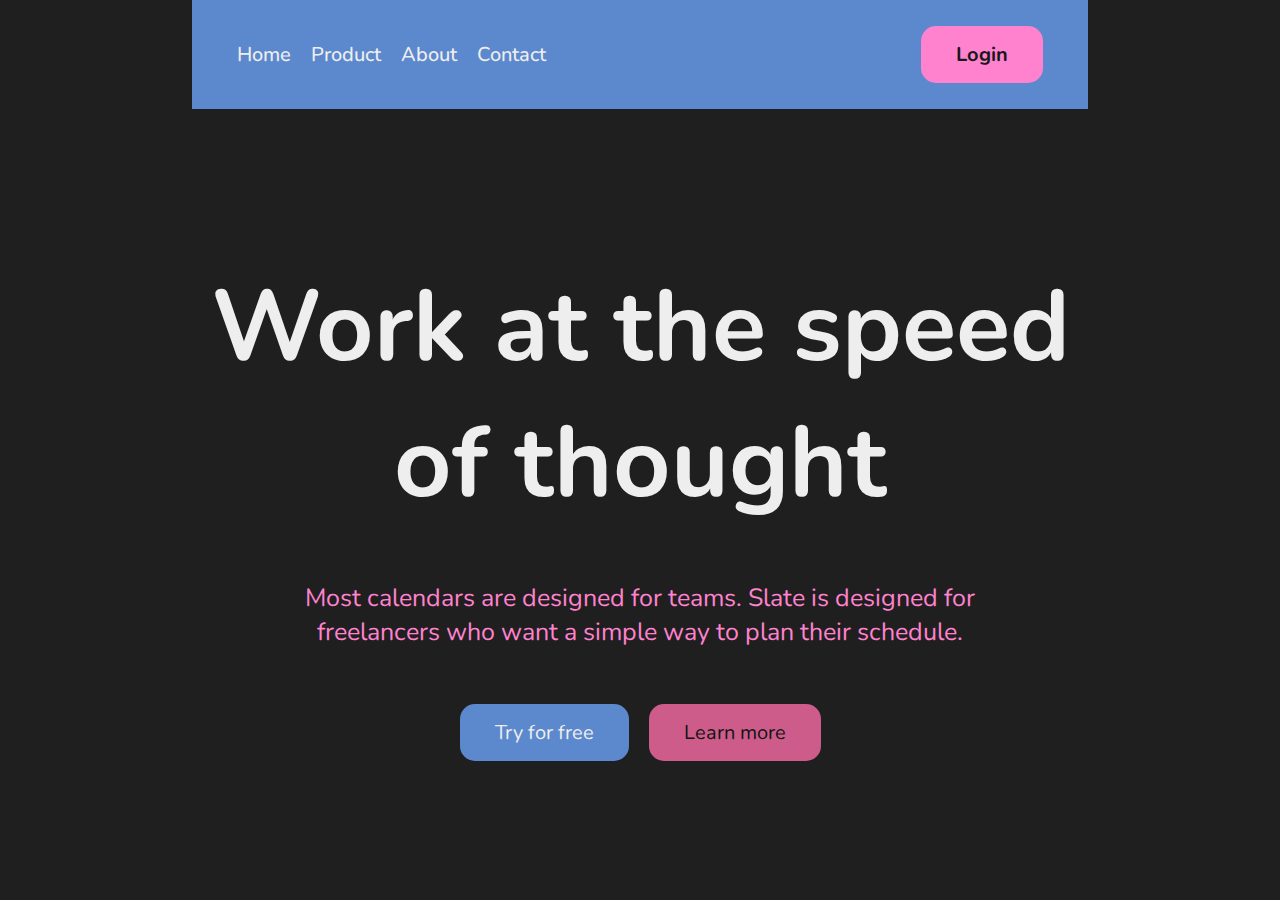
<file: basic lesson css 1/index.html>
<!DOCTYPE html>
<html lang="en">
<head>
    <meta charset="UTF-8">
    <meta name="viewport" content="width=device-width, initial-scale=1.0">
    <link rel="preconnect" href="https://fonts.googleapis.com">
    <link rel="preconnect" href="https://fonts.gstatic.com" crossorigin>
    <link href="https://fonts.googleapis.com/css2?family=Nunito:wght@200;300;400;500;600;700;800&display=swap" rel="stylesheet">
    <title>Slate</title>
    <link rel="stylesheet" href="assets/style.css">
</head>
<body>
    <header class="container">
        <div class="head">
            <nav class="navigation">
                <ul class="list">
                    <li><a class="list_item" href="#">Home</a></li>
                    <li><a class="list_item" href="#">Product</a></li>
                    <li><a class="list_item" href="#">About</a></li>
                    <li><a class="list_item" href="#">Contact</a></li>
                </ul>
            </nav>
            <button class="login_button">Login</button>
        </div>
    </header>
    <main class="container">
        <h2 class="work_faster">Work at the speed<br>of thought</h2>
        <div class="slate_description">
            <p>Most calendars are designed for teams. 
               Slate is designed for <br> freelancers 
               who want a simple way to plan their schedule.
            </p>
        </div>
        <div class="buttons">
            <button class="try_button btn">Try for free</button>
            <button class="learn_button btn">Learn more</button>
        </div>
    </main>
</body>
</html>
</file>
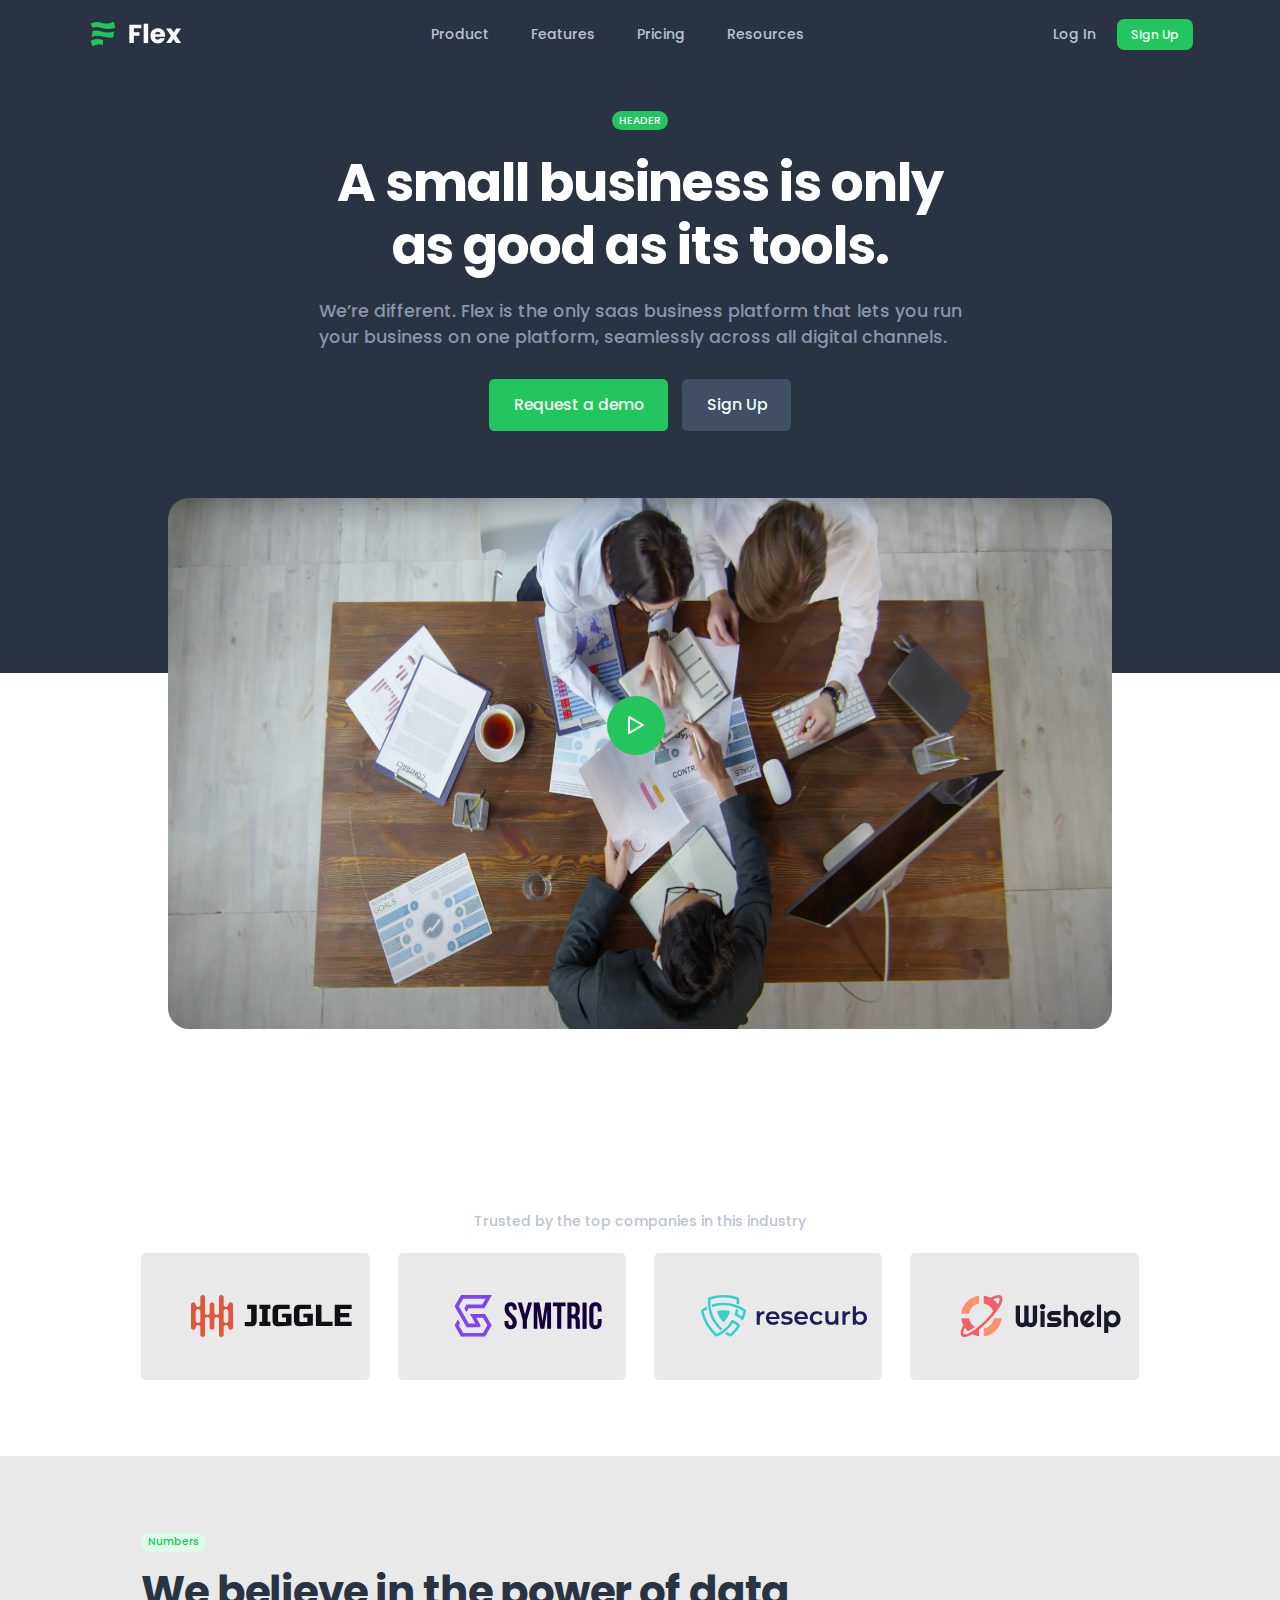
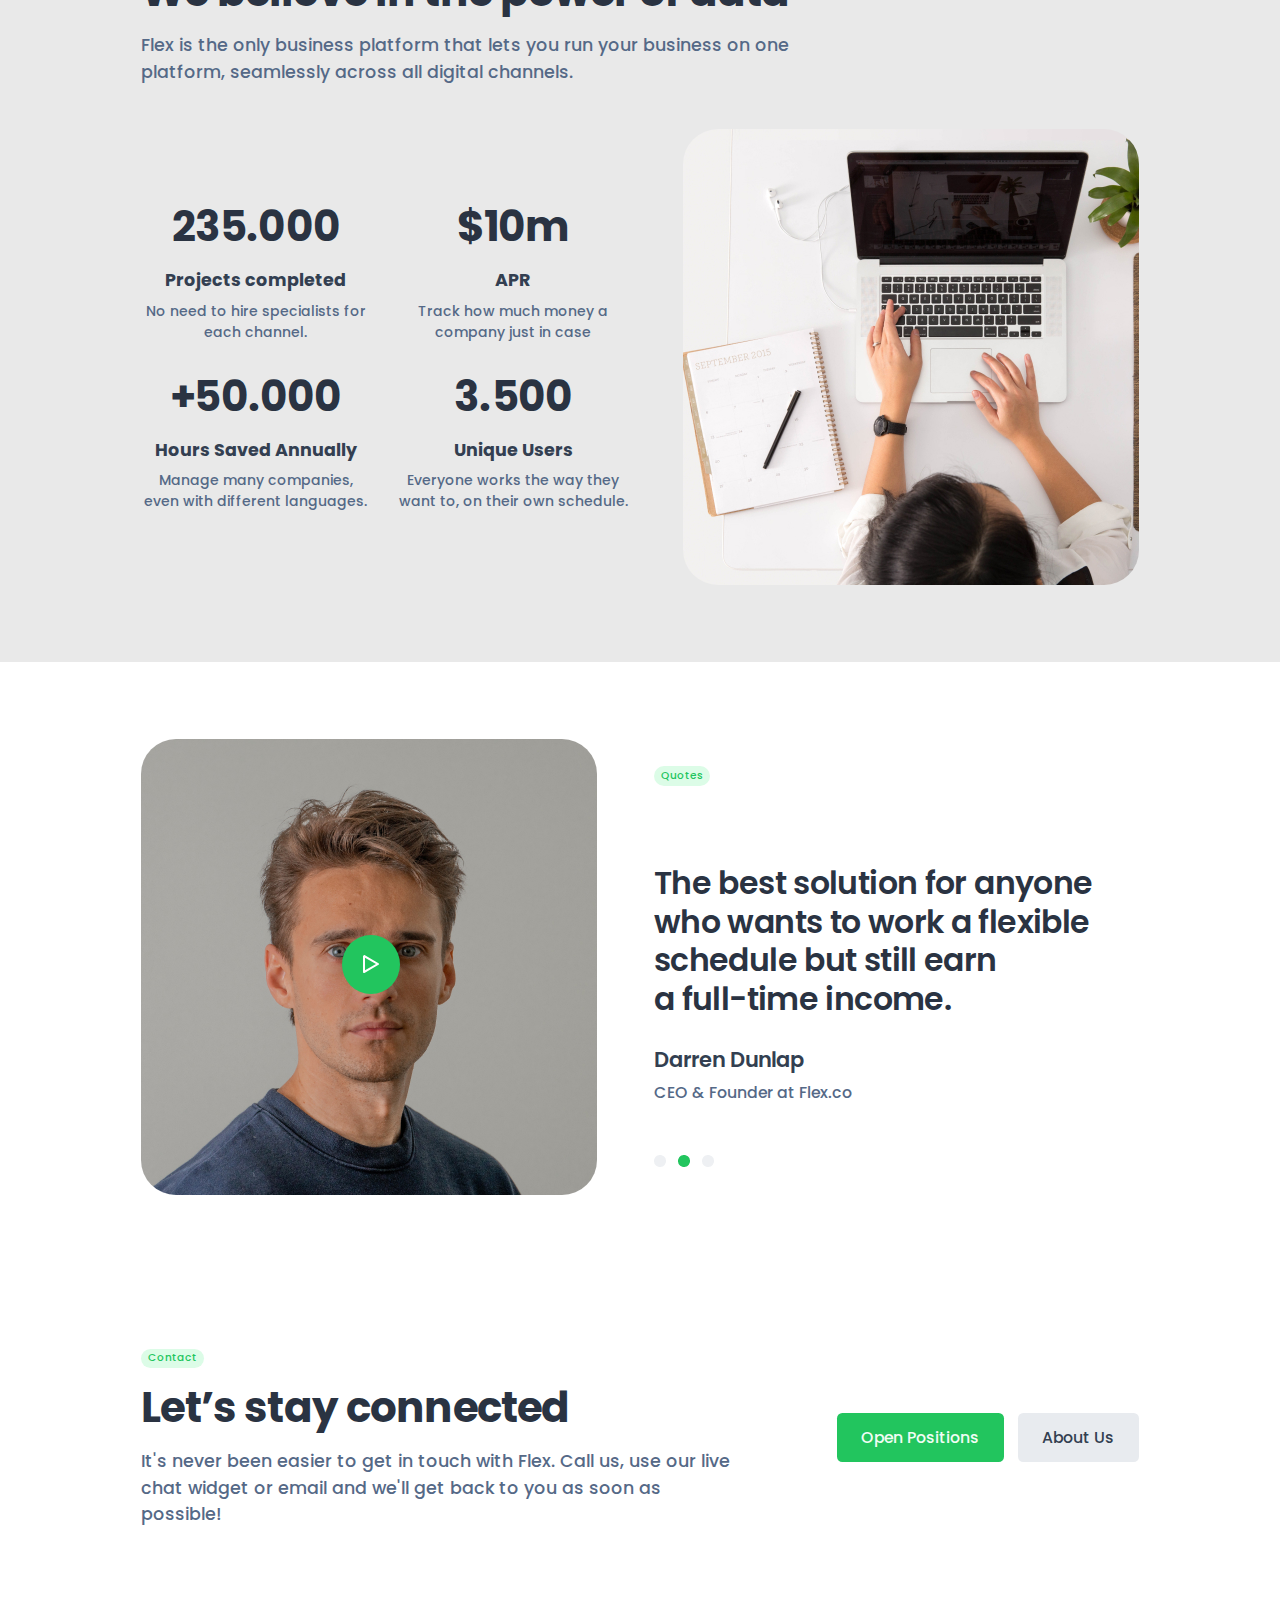
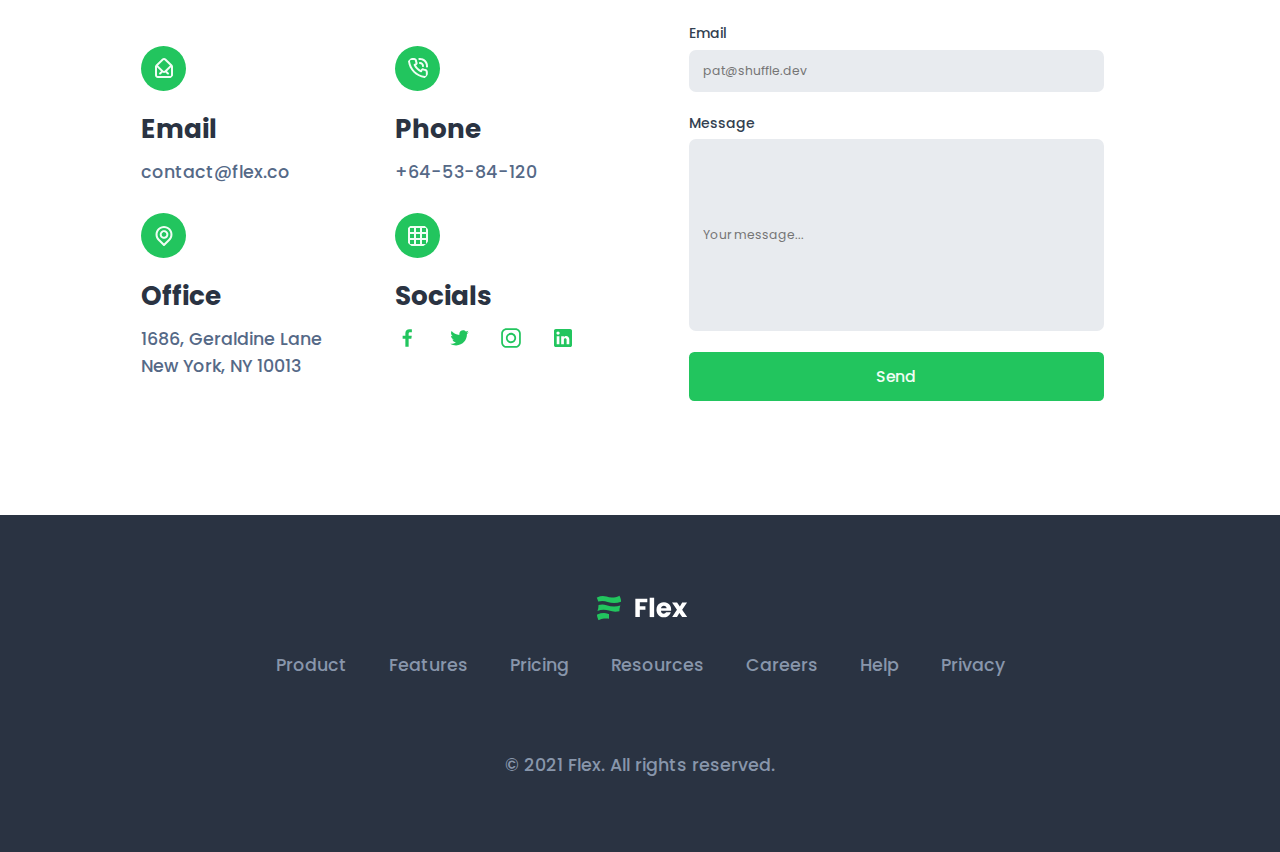
<file: basic lesson_adaptive/index.html>
<!DOCTYPE html>
<html lang="en">
<head>
    <meta charset="UTF-8">
    <meta name="viewport" content="width=device-width, initial-scale=1.0">
    <link rel="stylesheet" href="assets/reset.css">
    <link rel="stylesheet" href="assets/style.css">
    <title>flex.</title>
</head>
<body>
    <header class="header">
        <div class="header-up">
            <div class="header-nav container">
                <img src="img/flex_logo_nav.svg" alt="nav__logo" class="nav__logo">
                <ul class="nav__list">
                    <li class="nav__item"><a href="#" class="nav__link">Product</a></li>
                    <li class="nav__item"><a href="#" class="nav__link">Features</a></li>
                    <li class="nav__item"><a href="#" class="nav__link">Pricing</a></li>
                    <li class="nav__item"><a href="#" class="nav__link">Resources</a></li>
                </ul>
                <div class="nav-btn_group">
                    <a href="#" class="nav__btn">Log In</a>
                    <a href="#" class="nav__btn nav__btn-sign">Sign Up</a>
                </div>
            </div>
            <div class="header-desc container">
                <p class="header-desc__logo">Header</p>
                <h1 class="header-desc__title">
                    A small business is only <br> as good as its tools.
                </h1>
                <p class="header-desc__text">
                    We’re different. Flex is the only saas business platform that lets you run <br> 
                    your business on one platform, seamlessly across all digital channels.
                </p>
                <div class="header-desc-btn_group">
                    <a href="#" class="header-desc__btn">Request a demo</a>
                    <a href="#" class="header-desc__btn header-desc__btn-sign">Sign Up</a>
                </div>            
            </div>
        </div>
        <div class="header-video container">
            <div class="header-video-player">
                <img src="img/header__video.jpg" alt="header__video" class="header__video">         
                <img src="img/Outline.svg" alt="player__icon" class="header__icon player__icon">
            </div>
        </div>
    </header>
    <section class="trusted">
        <div class="container__small">
            <div class="trusted-inner">
                <p class="trusted__text">
                    Trusted by the top companies in this industry
                </p>
                <div class="trusted-cards">
                    <div class="trusted__card">
                        <img src="img/Logo.svg" alt="trusted__logo" class="trusted__logo">
                    </div>
                    <div class="trusted__card">
                        <img src="img/Logo-1.svg" alt="trusted__logo" class="trusted__logo">
                    </div>
                    <div class="trusted__card">
                        <img src="img/Logo-2.svg" alt="trusted__logo" class="trusted__logo">
                    </div>
                    <div class="trusted__card">
                        <img src="img/Logo-3.svg" alt="trusted__logo" class="trusted__logo">
                    </div>
                </div>
            </div>
        </div>
    </section>
    <section class="numbers">
        <div class="container__small">
            <div class="numbers-inner">
                <div class="numbers-top">
                    <p class="numbers__btn section__btn">
                        Numbers
                    </p>
                    <h2 class="numbers__title">
                        We believe in the power of data
                    </h2>
                    <p class="numbers__desc">
                        Flex is the only business platform that lets you run 
                        your business on one <br> platform, seamlessly across all digital channels.
                    </p>
                </div>
                <div class="numbers-main">
                    <div class="numbers-main__cards">
                        <div class="numbers-main__card">
                            <p class="numbers-main__card__num">235.000</p>
                            <p class="numbers-main__card__name">Projects completed</p>
                            <p class="numbers-main__card__text">
                                No need to hire specialists for each channel.
                            </p>
                        </div>
                        <div class="numbers-main__card">
                            <p class="numbers-main__card__num">$10m</p>
                            <p class="numbers-main__card__name">APR</p>
                            <p class="numbers-main__card__text">
                                Track how much money a company just in case
                            </p>
                        </div>
                        <div class="numbers-main__card">
                            <p class="numbers-main__card__num">+50.000</p>
                            <p class="numbers-main__card__name">Hours Saved Annually</p>
                            <p class="numbers-main__card__text">
                                Manage many companies, even with different languages.
                            </p>
                        </div>
                        <div class="numbers-main__card">
                            <p class="numbers-main__card__num">3.500</p>
                            <p class="numbers-main__card__name">Unique Users</p>
                            <p class="numbers-main__card__text">
                                Everyone works the way they want to, on their own schedule.
                            </p>
                        </div>
                    </div>
                    <div class="numbers-main__left">
                        <img src="img/numbers-main__right.jpg" alt="numbers__img" class="numbers__img">
                    </div>
                </div>
            </div>
        </div>
    </section>
    <section class="quotes">
        <div class="container__small">
            <div class="quotes-inner">
                <div class="quotes-img">
                    <img src="img/quotes__img.jpg" alt="quotes__img" class="quotes__img">
                    <img src="img/Outline.svg" alt="player__icon" class="quotes__icon player__icon">
                </div>
                <div class="quotes-desc">
                    <p class="quotes__btn section__btn">
                        Quotes
                    </p>
                    <p class="quotes__text">
                        The best solution for anyone <br> 
                        who wants to work a flexible <br>
                         schedule but still earn <br> 
                         a full-time income.
                    </p>
                    <p class="quotes__name">
                        Darren Dunlap
                    </p>
                    <p class="quotes__position">
                        CEO & Founder at Flex.co
                    </p>
                    <img src="img/three_dots.png" alt="quotes__dots" class="quotes__dots">
                </div>
            </div>
        </div>
    </section>
    <section class="contact">
        <div class="container__small">
            <div class="contact-inner">
                <div class="contact-top">
                    <div class="contact-top-desc">
                        <p class="contact__section__btn section__btn">
                            Contact
                        </p>
                        <h2 class="contact__title">
                            Let’s stay connected
                        </h2>
                        <p class="contact__text">
                            It's never been easier to get in touch with Flex. 
                            Call us, use our live chat widget or email and we'll get back to you as soon as possible!
                        </p>
                    </div>
                    <div class="contact-top__btn-group">
                        <a href="#" class="contact__btn">Open Positions</a>
                        <a href="#" class="contact__btn contact__about-us__btn">About Us</a>
                    </div>
                </div>
                <div class="contact-main">
                    <div class="contact-cards">
                        <div class="contact__card">
                            <img src="img/contact/mail.svg" alt="contact__card__img" class="contact__card__img">
                            <p class="contact__card__name">Email</p>
                            <p class="contact__card__info">contact@flex.co</p>
                        </div>
                        <div class="contact__card">
                            <img src="img/contact/call.svg" alt="contact__card__img" class="contact__card__img">
                            <p class="contact__card__name">Phone</p>
                            <p class="contact__card__info">+64-53-84-120</p>
                        </div>
                        <div class="contact__card">
                            <img src="img/contact/location.svg" alt="contact__card__img" class="contact__card__img">
                            <p class="contact__card__name">Office</p>
                            <p class="contact__card__info">1686, Geraldine Lane</p>
                            <p class="contact__card__info">New York, NY 10013</p>
                        </div>
                        <div class="contact__card">
                            <img src="img/contact/socials.svg" alt="contact__card__img" class="contact__card__img">
                            <p class="contact__card__name">Socials</p>
                            <div class="contact__card__links">
                                <img src="img/Icons/Facebook.svg" alt="contact__card__icon" class="contact__card__icon">
                                <img src="img/Icons/Twitter.svg" alt="contact__card__icon" class="contact__card__icon">
                                <img src="img/Icons/Instagram.svg" alt="contact__card__icon" class="contact__card__icon">
                                <img src="img/Icons/LinkedIn.svg" alt="contact__card__icon" class="contact__card__icon">
                            </div>
                        </div>
                    </div>
                    <div class="contact-forms">
                        <p class="contact__form__name">
                            Email
                        </p>
                        <input type="text" placeholder="pat@shuffle.dev" class="contact__form form__email">
                        <p class="contact__form__name">
                           Message
                        </p>
                        <input type="text" placeholder="Your message..." class="contact__form form__message">
                        <a href="#" class="contact__btn contact__form__btn">Send</a>
                    </div>
                </div>
            </div>
        </div>
    </section>
    <footer class="footer">
        <div class="container__small">
            <div class="footer-inner">
                <img src="img/flex_logo_nav.svg" alt="footer__logo" class="footer__logo">
                <ul class="footer__list">
                    <li class="footer__item"><a href="#" class="footer__link">Product</a></li>
                    <li class="footer__item"><a href="#" class="footer__link">Features</a></li>
                    <li class="footer__item"><a href="#" class="footer__link">Pricing</a></li>
                    <li class="footer__item"><a href="#" class="footer__link">Resources</a></li>
                    <li class="footer__item"><a href="#" class="footer__link">Careers</a></li>
                    <li class="footer__item"><a href="#" class="footer__link">Help</a></li>
                    <li class="footer__item"><a href="#" class="footer__link">Privacy</a></li>
                </ul>
                <p class="rights">
                    © 2021 Flex. All rights reserved.
                </p>
            </div>
        </div>
    </footer>
</body>
</html>
</file>
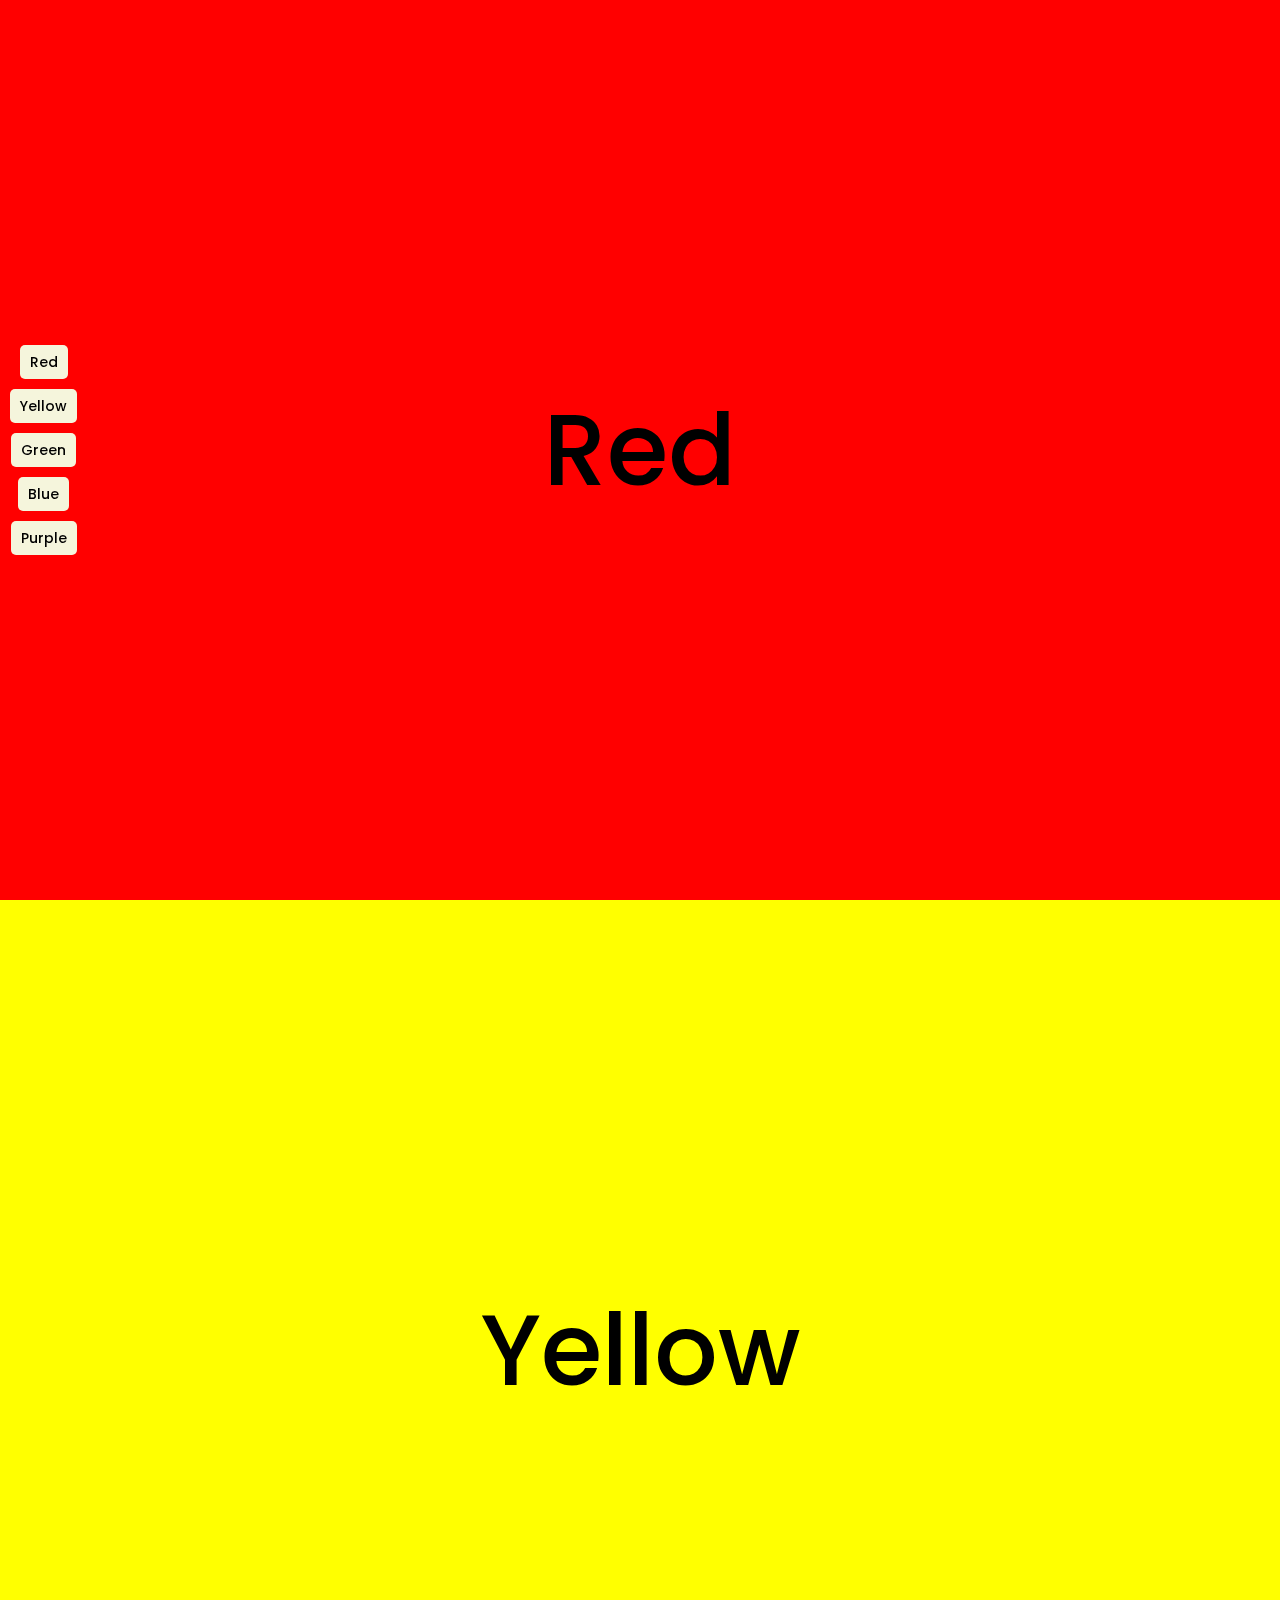
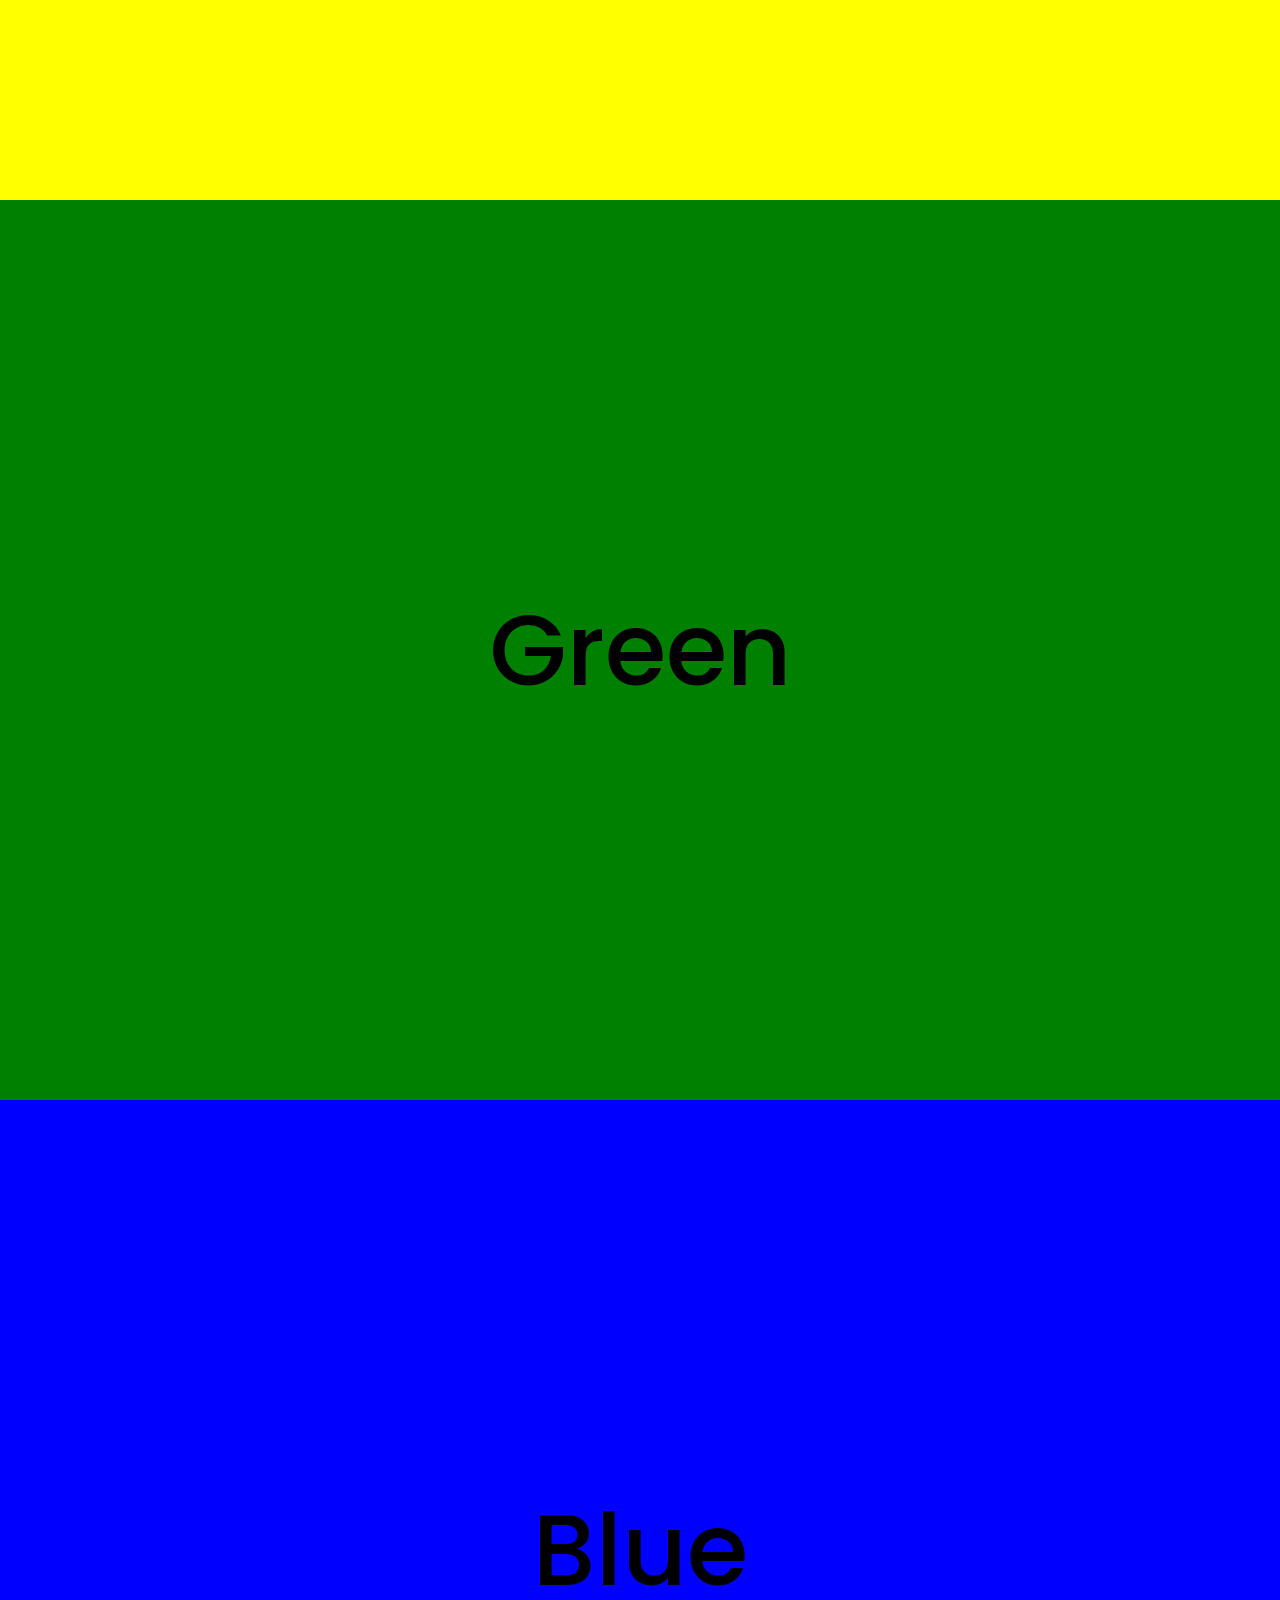
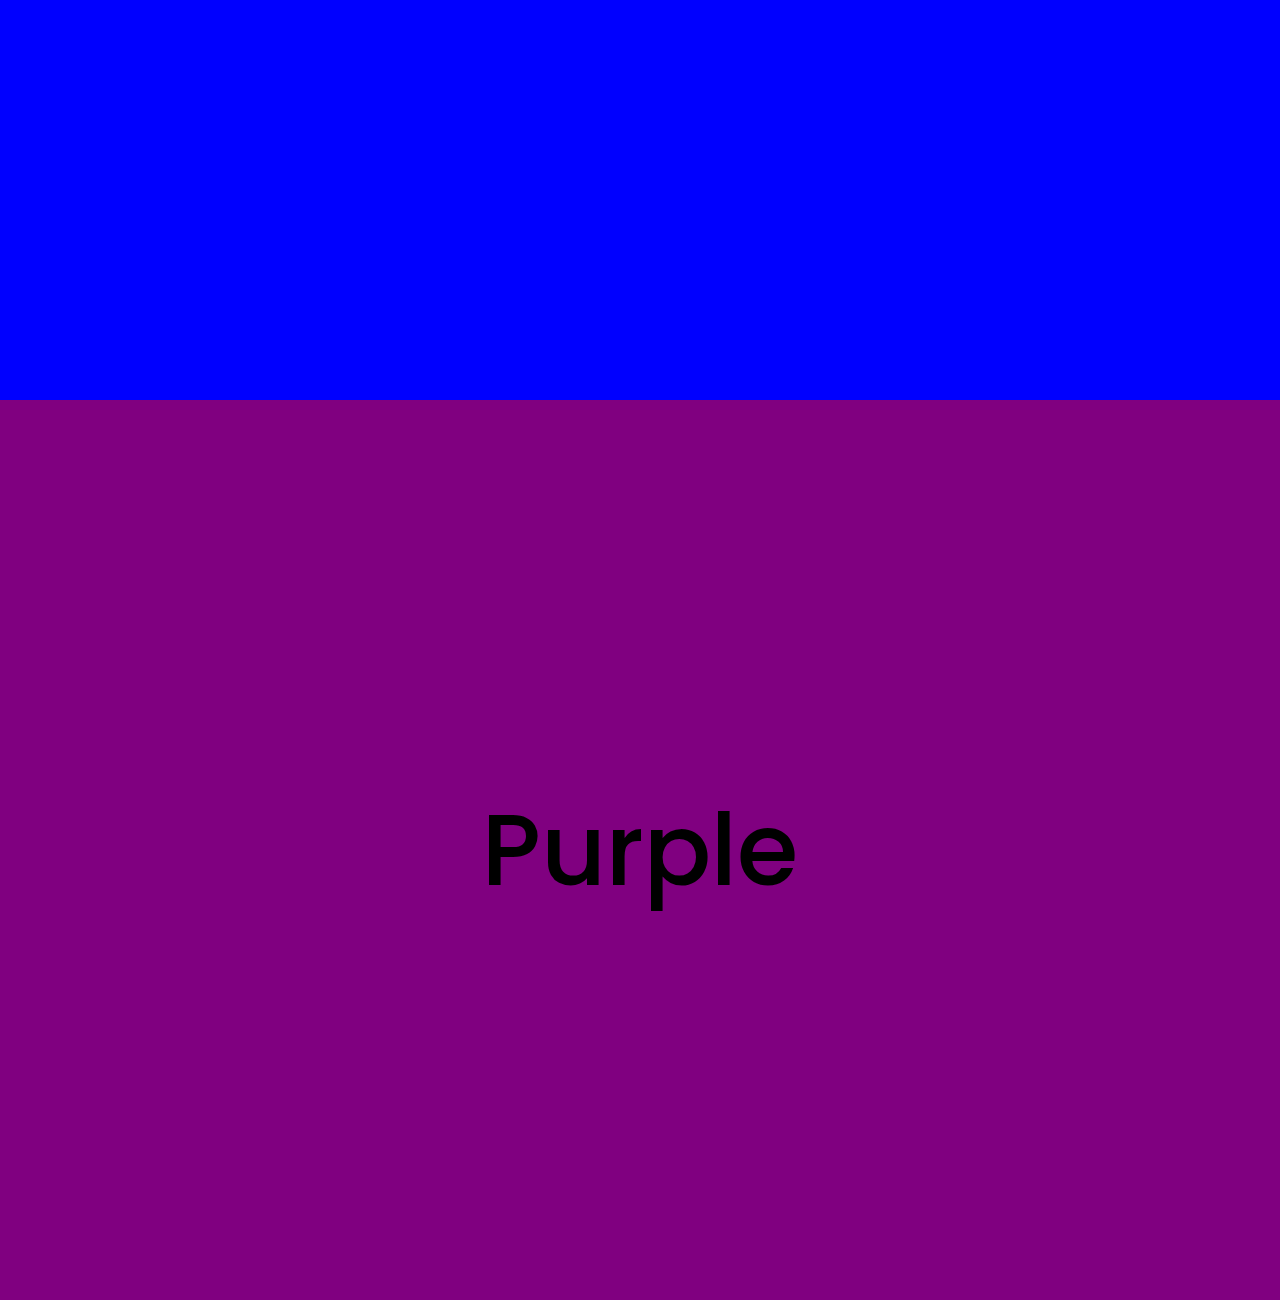
<file: basic_lesson_anchor/index.html>
<!DOCTYPE html>
<html lang="en">
<head>
    <meta charset="UTF-8">
    <meta name="viewport" content="width=device-width, initial-scale=1.0">
    <title>Scroll</title>
    <link rel="stylesheet" href="assets/reset.css">
    <link rel="stylesheet" href="assets/style.css">
</head>
<body>
    <div class="scroll">
        <a href="#section1" class="red">Red</a>
        <a href="#section2" class="yellow">Yellow</a>
        <a href="#section3" class="green">Green</a>
        <a href="#section4" class="blue">Blue</a>
        <a href="#section5" class="purple">Purple</a>
    </div>
    <section id="section1" class="section">Red</section>
    <section id="section2" class="section">Yellow</section>
    <section id="section3" class="section">Green</section>
    <section id="section4" class="section">Blue</section>
    <section id="section5" class="section">Purple</section>
</body>
</html>
</file>
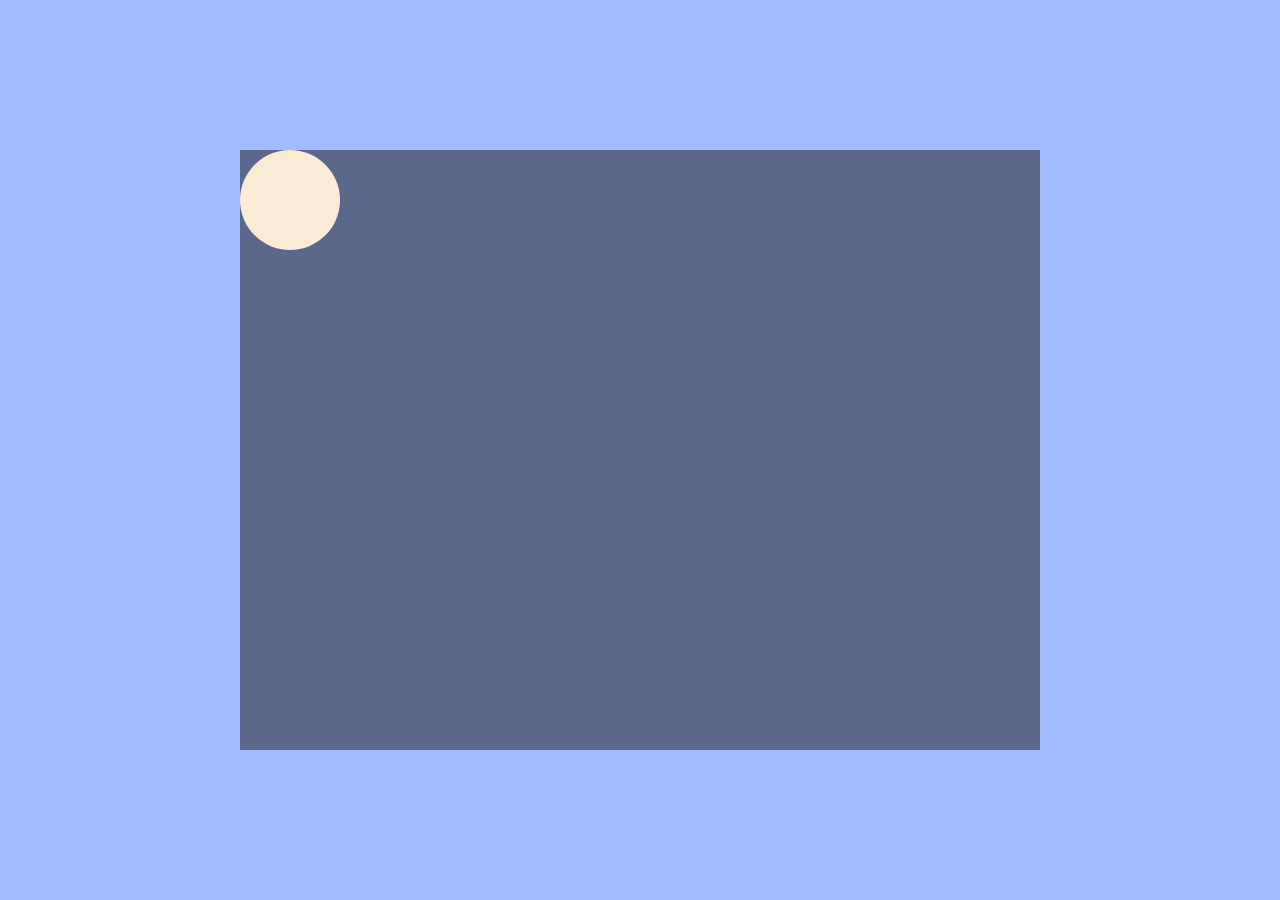
<file: basic_lesson_animation/index.html>
<!DOCTYPE html>
<html lang="en">
<head>
    <meta charset="UTF-8">
    <meta name="viewport" content="width=device-width, initial-scale=1.0">
    <link rel="stylesheet" href="assets/reset.css">
    <link rel="stylesheet" href="assets/style.css">
    <title>Animataion</title>
</head>
<body>
    <div class="container">
        <div class="circle"></div>
    </div>
</body>
</html>
</file>
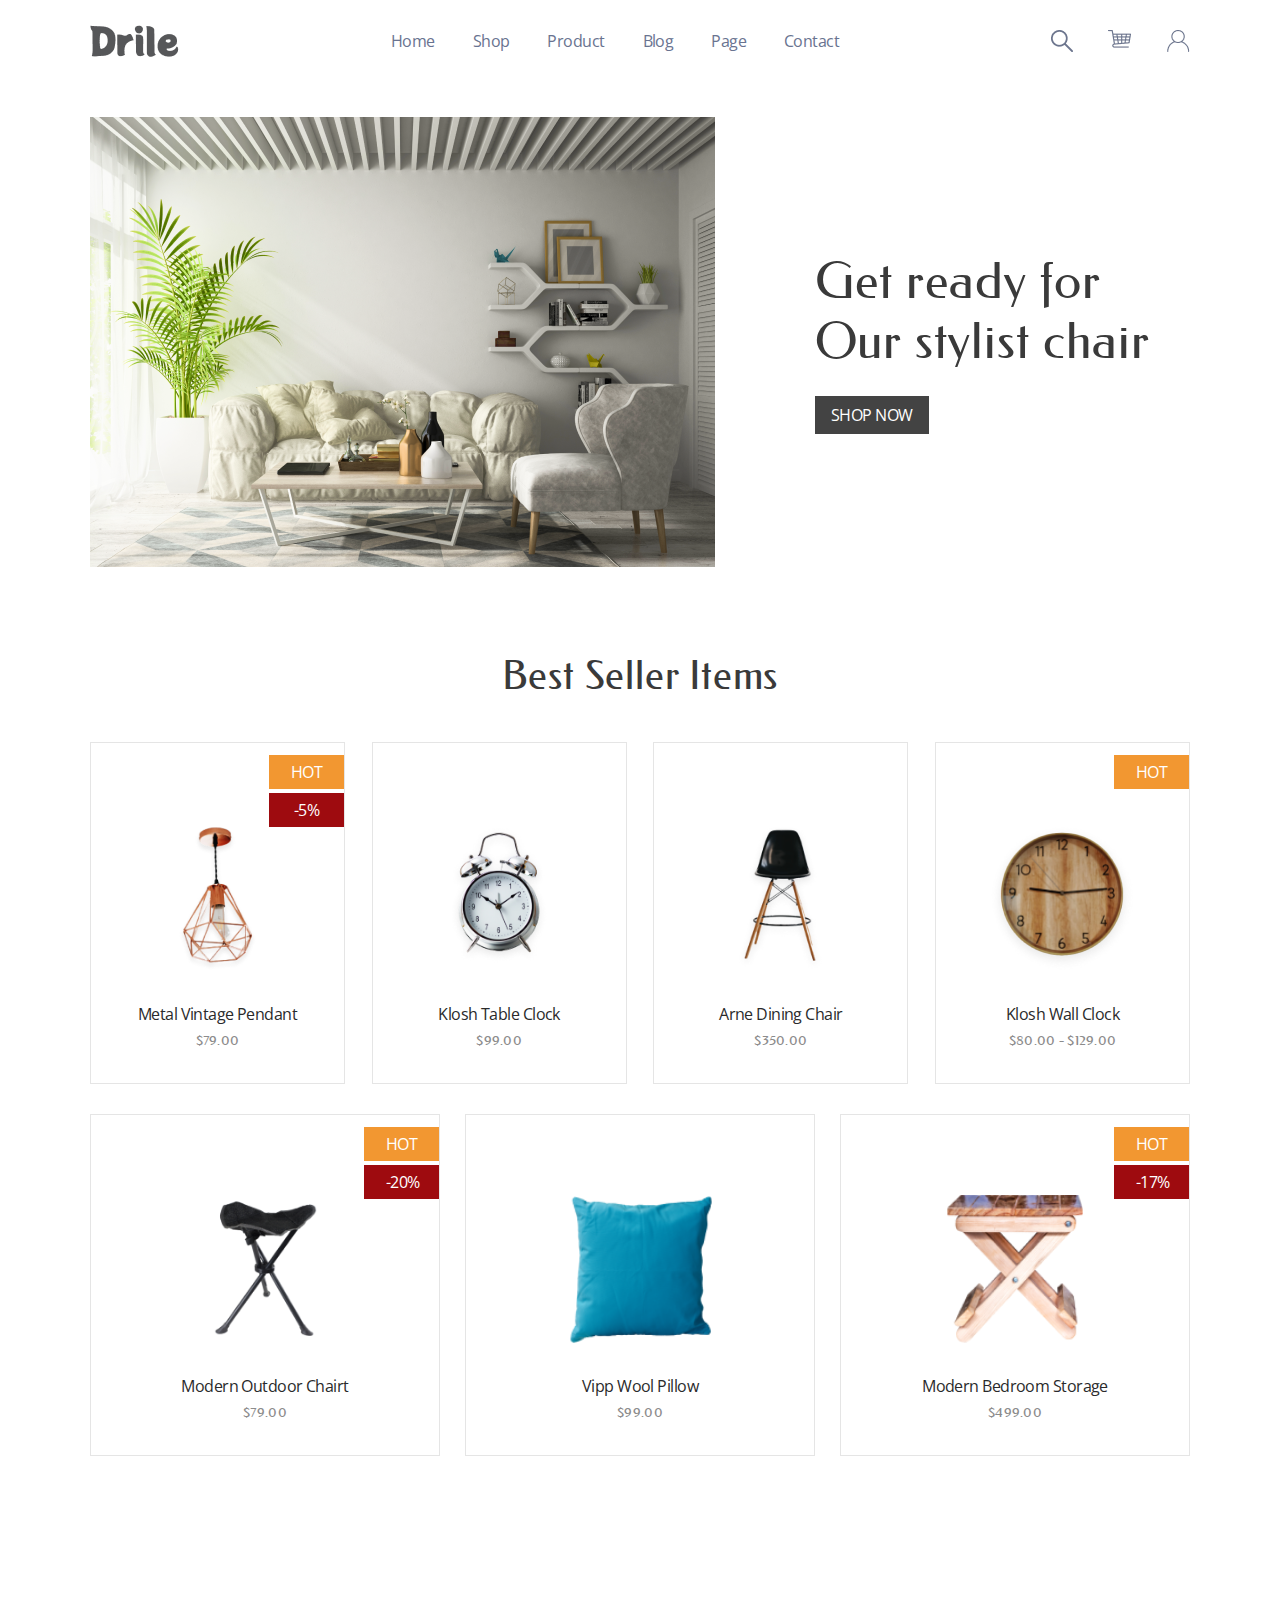
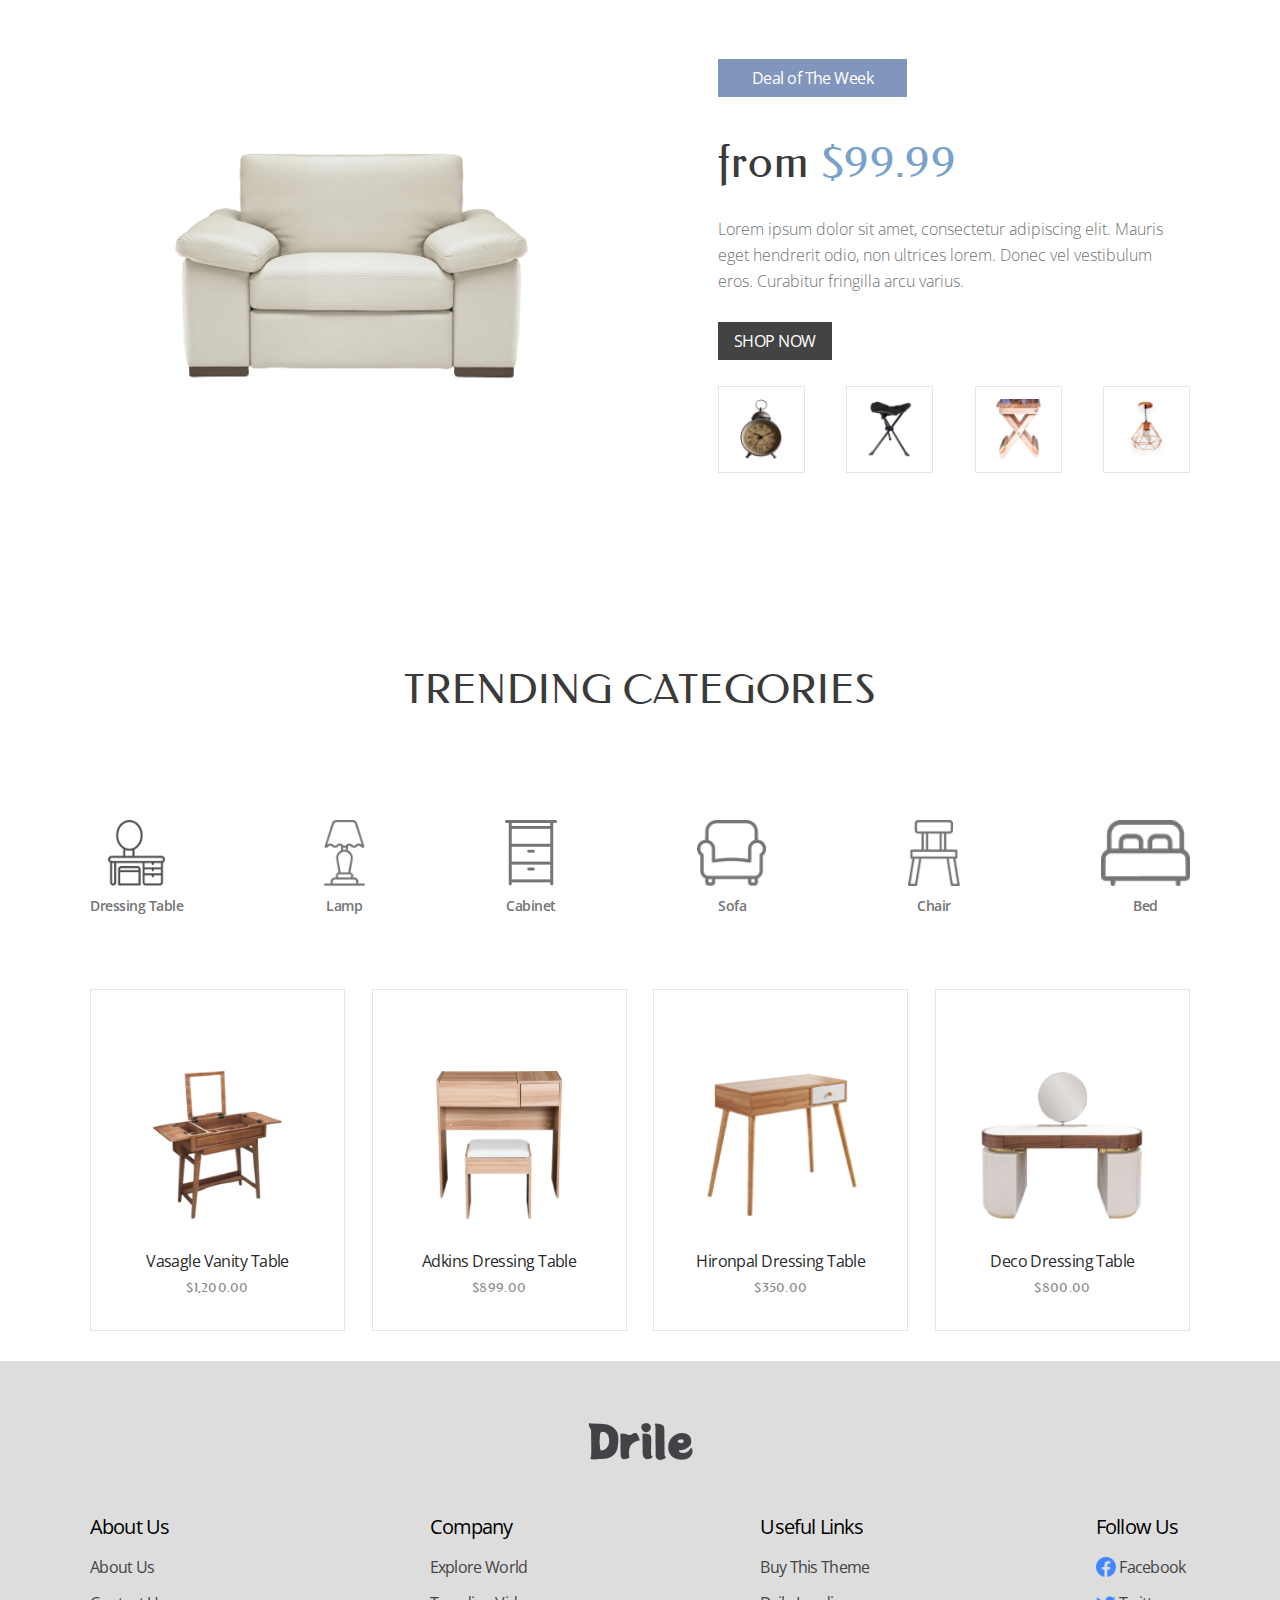
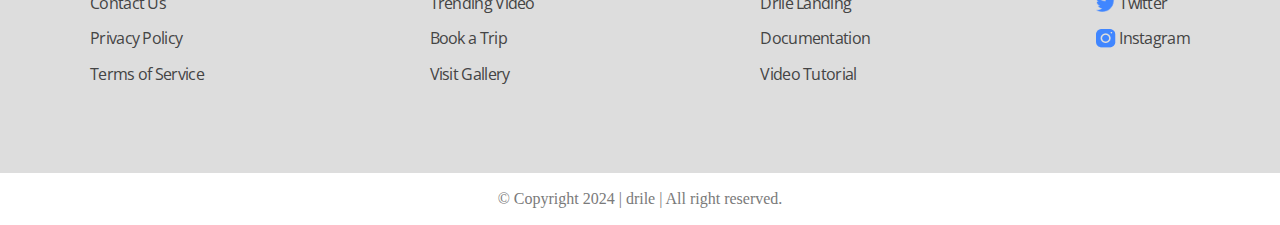
<file: basic_lesson_figma_1/index.html>
<!DOCTYPE html>
<html lang="en">
<head>
    <meta charset="UTF-8">
    <meta name="viewport" content="width=device-width, initial-scale=1.0">
    <link rel="stylesheet" href="assets/reset.css">
    <link rel="stylesheet" href="assets/style.css">
    <title>Drile</title>
</head>
<body>
    <header>
        <div class="container">
            <div class="nav">
                <img src="img/logo_header.png" alt="logo" class="logo_header">
                <ul class="nav_list">
                    <li><a href="#" class="nav_item">Home</a></li>
                    <li><a href="#" class="nav_item">Shop</a></li>
                    <li><a href="#" class="nav_item">Product</a></li>
                    <li><a href="#" class="nav_item">Blog</a></li>
                    <li><a href="#" class="nav_item">Page</a></li>
                    <li><a href="#" class="nav_item">Contact</a></li>
                </ul>
                <ul class="nav_links">
                    <li><a href="#"><img src="img/search.png" alt="search"></a></li>
                    <li><a href="#"><img src="img/shopping_cart.png" alt="shopping_cart"></a></li>
                    <li><a href="#"><img src="img/profile.png" alt="profile"></a></li>
                </ul>
            </div>
            <div class="ready">
                <img src="img/get_started.png" alt="#" class="ready_image">
                <div class="ready_right">
                    <p class="ready_text">Get ready for Our stylist chair</p>
                    <a href="#"><button class="ready_btn">Shop Now</button></a>
                </div>
            </div>
        </div>
    </header>
    <section class="bs_items">
        <div class="container">
            <h2 class="best_sellers">
                Best Seller Items
            </h2>
            <div class="top_line">
                <div class="card_t">
                    <a href="#">
                    <img src="img/natasha-kasim-8fcJ6jNer6c-unsplash-removebg-preview 1.png" alt="item" class="card_img">
                    <p class="item_name">Metal Vintage Pendant</p>
                    <p class="item_price">$79.00</p>
                    <p class="hot_plate">Hot</p>
                    <p class="discount_plate">-5%</p>
                    </a>
                </div>
                <div class="card_t">
                    <a href="#">
                    <img src="img/joan-tran-flpCsXSVgoo-unsplash-removebg-preview 1.png" alt="item" class="card_img">
                    <p class="item_name">Klosh Table Clock</p>
                    <p class="item_price">$99.00</p>
                    </a>
                </div>
                <div class="card_t">
                    <a href="#">
                    <img src="img/eugene-chystiakov-3neSwyntbQ8-unsplash-removebg-preview 1.png" alt="item" class="card_img">
                    <p class="item_name">Arne Dining Chair</p>
                    <p class="item_price">$350.00</p>
                    </a>
                </div>
                <div class="card_t">
                    <a href="#">
                    <img src="img/julia-tretel-XljnuLUrxjs-unsplash-removebg-preview 1.png" alt="item" class="card_img">
                    <p class="item_name">Klosh Wall Clock</p>
                    <p class="item_price">$80.00 - $129.00</p>
                    <p class="hot_plate">Hot</p>
                    </a>
                </div>
            </div>
            <div class="bottom_line">
                <div class="card_b">
                    <a href="#">
                    <img src="img/vecteezy_chair-camping-isolated-on-white-background_7606958_627-removebg-preview 1.png" alt="item" class="card_img">
                    <p class="item_name">Modern Outdoor Chairt</p>
                    <p class="item_price">$79.00</p>
                    <p class="hot_plate">Hot</p>
                    <p class="discount_plate">-20%</p>
                    </a>
                </div>
                <div class="card_b">
                    <a href="#">
                    <img src="img/vecteezy_blue-pillow-isolated_2191960-removebg-preview 1.png" alt="item" class="card_img">
                    <p class="item_name">Vipp Wool Pillow</p>
                    <p class="item_price">$99.00</p>
                    </a>
                </div>
                <div class="card_b">
                    <a href="#">
                    <img src="img/vecteezy_small-wooden-folding-stool__550-removebg-preview 1.png" alt="item" class="card_img">
                    <p class="item_name">Modern Bedroom Storage</p>
                    <p class="item_price">$499.00</p>
                    <p class="hot_plate">Hot</p>
                    <p class="discount_plate">-17%</p>
                    </a>
                </div>
            </div>
        </div>
    </section>
    <section class="deal_section">
        <div class="deal container">
            <img src="img/deal.png" alt="deal" class="deal_img">
            <div class="deal_details">
                <p class="deal_of_the_week">Deal of The Week</p>
                <p class="from">from</p>
                <p class="deal_text">
                    Lorem ipsum dolor sit amet, consectetur adipiscing elit.
                    Mauris eget hendrerit odio, non ultrices lorem. Donec vel vestibulum eros.
                    Curabitur fringilla arcu varius.
                </p>
                <a href="#"><button class="deal_btn">Shop Now</button></a>
                <div class="deal_small_img">
                <img src="img/ales-krivec-ZMZHcvIVgbg-unsplash-removebg-preview 1.png" alt="deal_img" class="deal_detail_img">
                <img src="img/vecteezy_chair-camping-isolated-on-white-background_7606958_627-removebg-preview 2.png" alt="deal_img" class="deal_detail_img">
                <img src="img/vecteezy_small-wooden-folding-stool__550-removebg-preview 2.png" alt="deal_img" class="deal_detail_img">
                <img src="img/natasha-kasim-8fcJ6jNer6c-unsplash-removebg-preview 2.png" alt="deal_img" class="deal_detail_img">
                </div>
            </div>
        </div>
    </section>
    <section class="trending">
        <div class="container">
            <p class="trending_categories">
                Trending Categories
            </p>
            <div class="categories">
                <ul class="categories_list">
                    <li><a class="categories_item" href="#"><img src="img/dressing_table.png" alt="Dressing Table">Dressing Table</a></li>
                    <li><a class="categories_item" href="#"><img src="img/lamp.png" alt="Lamp">Lamp</a></li>
                    <li><a class="categories_item" href="#"><img src="img/cabinet.png" alt="Cabinet">Cabinet</a></li>
                    <li><a class="categories_item" href="#"><img src="img/sofa.png" alt="Sofa">Sofa</a></li>
                    <li><a class="categories_item" href="#"><img src="img/chair.png" alt="Chair">Chair</a></li>
                    <li><a class="categories_item" href="#"><img src="img/bed.png" alt="Bed">Bed</a></li>
                </ul>
            </div>
            <div class="trending_cards">
                <div class="top_line">
                    <div class="card_t">
                        <a href="#">
                        <img src="img/Solid-Wood-Vanity-Table-URDT26BR-2-removebg-preview 1.png" alt="item" class="card_img">
                        <p class="item_name">Vasagle Vanity Table</p>
                        <p class="item_price">$1,200.00</p>
                        </a>
                    </div>
                    <div class="card_t">
                        <a href="#">
                        <img src="img/31-removebg-preview 1.png" alt="item" class="card_img">
                        <p class="item_name">Adkins Dressing Table</p>
                        <p class="item_price">$899.00</p>
                        </a>
                    </div>
                    <div class="card_t">
                        <a href="#">
                        <img src="img/30_2-removebg-preview 1.png" alt="item" class="card_img">
                        <p class="item_name">Hironpal Dressing Table</p>
                        <p class="item_price">$350.00</p>
                        </a>
                    </div>
                    <div class="card_t">
                        <a href="#">
                        <img src="img/190239-17138287-removebg-preview 1.png" alt="item" class="card_img">
                        <p class="item_name">Deco Dressing Table</p>
                        <p class="item_price">$800.00</p>
                        </a>
                    </div>
                </div>
            </div>
        </div>
    </section>
    <footer>
        <div class="container">
            <img src="img/logo_footer.png" alt="logo_footer" class="logo_footer">
            <div class="footer_links">
                <div class="about_div">
                    <p class="footer_title">About Us</p>
                    <ul class="about_us">
                        <li><a href="#" class="footer_link">About Us</a></li>
                        <li><a href="#" class="footer_link">Contact Us</a></li>
                        <li><a href="#" class="footer_link">Privacy Policy</a></li>
                        <li><a href="#" class="footer_link">Terms of Service</a></li>
                    </ul>
                </div>
                <div class="company_div">
                    <p class="footer_title">Company</p>
                    <ul class="company">
                        <li><a href="#" class="footer_link">Explore World</a></li>
                        <li><a href="#" class="footer_link">Trending Video</a></li>
                        <li><a href="#" class="footer_link">Book a Trip</a></li>
                        <li><a href="#" class="footer_link">Visit Gallery</a></li>
                    </ul>
                </div>
                <div class="useful_div">
                    <p class="footer_title">Useful Links</p>
                    <ul class="useful_links">
                        <li><a href="#" class="footer_link">Buy This Theme</a></li>
                        <li><a href="#" class="footer_link">Drile Landing</a></li>
                        <li><a href="#" class="footer_link">Documentation</a></li>
                        <li><a href="#" class="footer_link">Video Tutorial</a></li>
                    </ul>
                </div>
                <div class="follow_div">
                <p class="footer_title">Follow Us</p>
                <ul class="follow_us">
                    <li><img src="img/facebook.png" alt="Facebook"><a href="#" class="footer_link"> Facebook</a></li>
                    <li><img src="img/twitter.png" alt="Twitter"><a href="#" class="footer_link"> Twitter</a></li>
                    <li><img src="img/insta.png" alt="Instagram"><a href="#" class="footer_link"> Instagram</a></li>
                </ul>
                </div>
            </div>
        </div>
    </footer>
    <section class="copyright">
        <p class="copyright_text">
            © Copyright 2024 | drile | All right reserved.
        </p>
    </section>
</body>
</html>
</file>
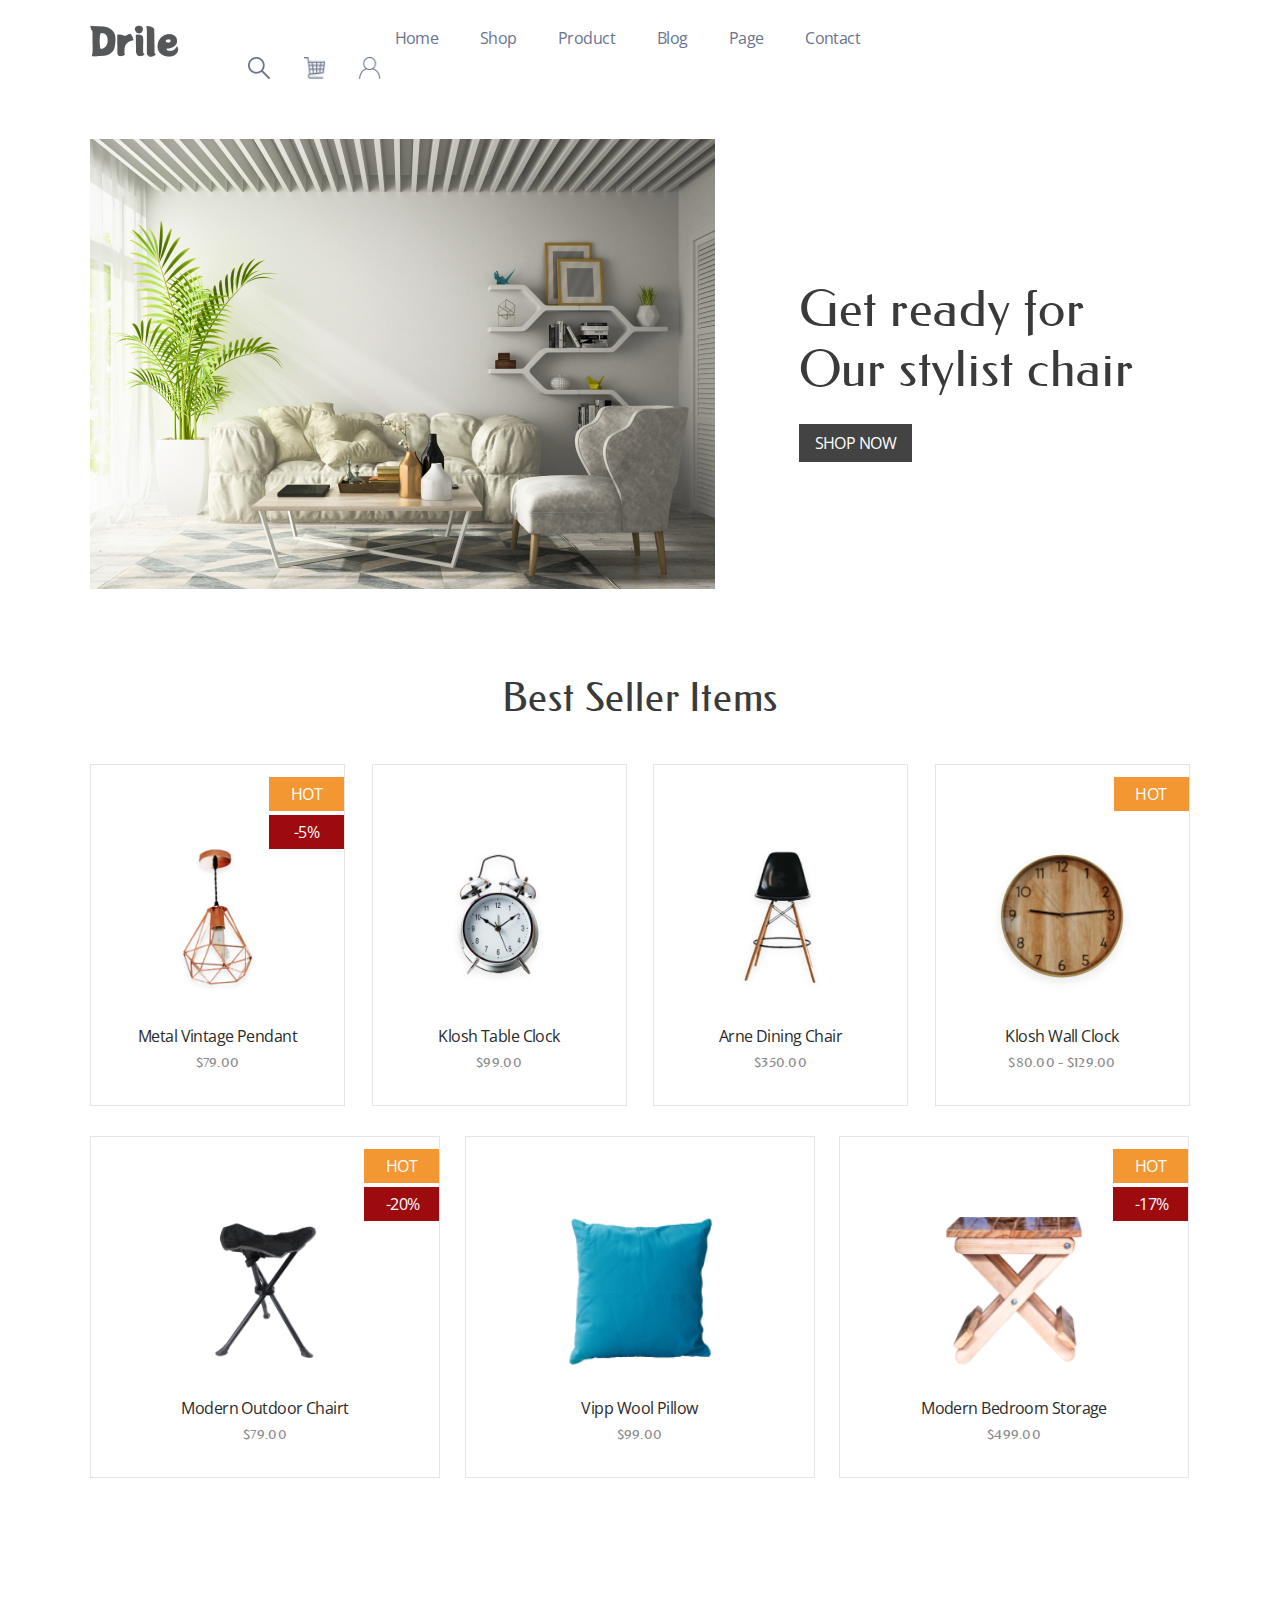
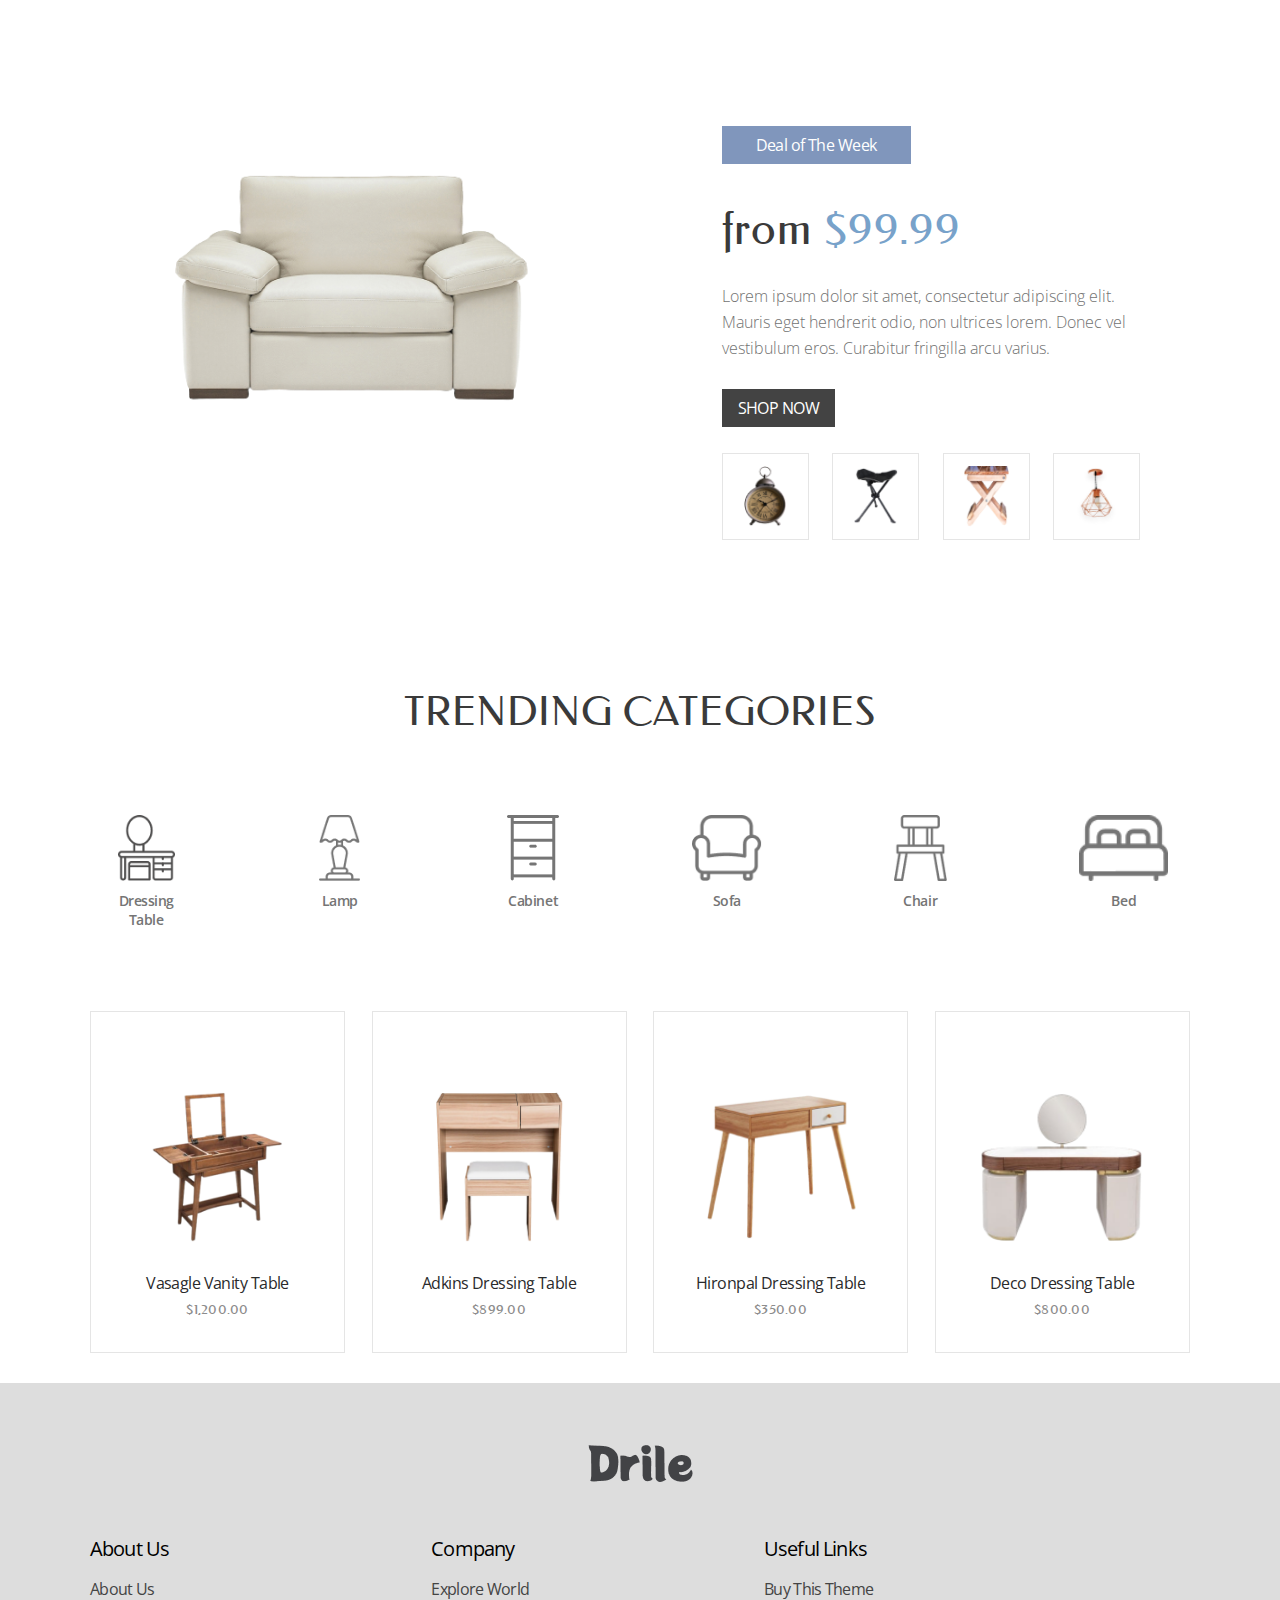
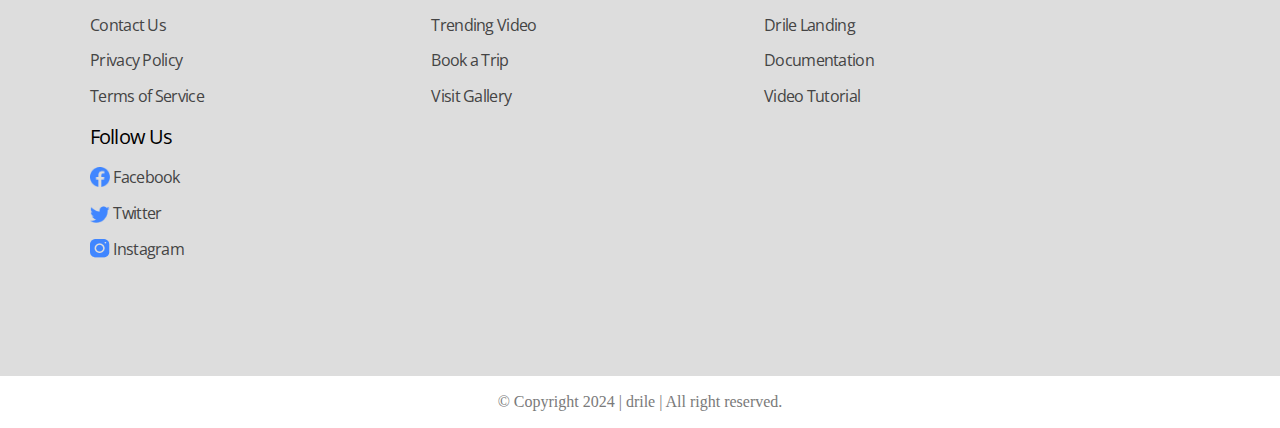
<file: basic_lesson_figma_1_no_flex/index.html>
<!DOCTYPE html>
<html lang="en">
<head>
    <meta charset="UTF-8">
    <meta name="viewport" content="width=device-width, initial-scale=1.0">
    <link rel="stylesheet" href="assets/reset.css">
    <link rel="stylesheet" href="assets/style.css">
    <title>Drile</title>
</head>
<body>
    <header>
        <div class="container">
            <div class="nav">
                <img src="img/logo_header.png" alt="logo" class="logo_header">
                <ul class="nav_list">
                    <li><a href="#" class="nav_item">Home</a></li>
                    <li><a href="#" class="nav_item">Shop</a></li>
                    <li><a href="#" class="nav_item">Product</a></li>
                    <li><a href="#" class="nav_item">Blog</a></li>
                    <li><a href="#" class="nav_item">Page</a></li>
                    <li><a href="#" class="nav_item">Contact</a></li>
                </ul>
                <ul class="nav_links">
                    <li class="nav_links_li"><a href="#"><img src="img/search.png" alt="search"></a></li>
                    <li class="nav_links_li"><a href="#"><img src="img/shopping_cart.png" alt="shopping_cart"></a></li>
                    <li class="nav_links_li"><a href="#"><img src="img/profile.png" alt="profile"></a></li>
                </ul>
            </div>
            <div class="ready">
                <img src="img/get_started.png" alt="#" class="ready_image">
                <div class="ready_right">
                    <p class="ready_text">Get ready for Our stylist chair</p>
                    <a href="#"><button class="ready_btn">Shop Now</button></a>
                </div>
            </div>
        </div>
    </header>
    <section class="bs_items">
        <div class="container">
            <h2 class="best_sellers">
                Best Seller Items
            </h2>
            <div class="top_line">
                <div class="card_t">
                    <a href="#">
                    <img src="img/natasha-kasim-8fcJ6jNer6c-unsplash-removebg-preview 1.png" alt="item" class="card_img">
                    <p class="item_name">Metal Vintage Pendant</p>
                    <p class="item_price">$79.00</p>
                    <p class="hot_plate">Hot</p>
                    <p class="discount_plate">-5%</p>
                    </a>
                </div>
                <div class="card_t">
                    <a href="#">
                    <img src="img/joan-tran-flpCsXSVgoo-unsplash-removebg-preview 1.png" alt="item" class="card_img">
                    <p class="item_name">Klosh Table Clock</p>
                    <p class="item_price">$99.00</p>
                    </a>
                </div>
                <div class="card_t">
                    <a href="#">
                    <img src="img/eugene-chystiakov-3neSwyntbQ8-unsplash-removebg-preview 1.png" alt="item" class="card_img">
                    <p class="item_name">Arne Dining Chair</p>
                    <p class="item_price">$350.00</p>
                    </a>
                </div>
                <div class="card_t">
                    <a href="#">
                    <img src="img/julia-tretel-XljnuLUrxjs-unsplash-removebg-preview 1.png" alt="item" class="card_img">
                    <p class="item_name">Klosh Wall Clock</p>
                    <p class="item_price">$80.00 - $129.00</p>
                    <p class="hot_plate">Hot</p>
                    </a>
                </div>
            </div>
            <div class="bottom_line">
                <div class="card_b">
                    <a href="#">
                    <img src="img/vecteezy_chair-camping-isolated-on-white-background_7606958_627-removebg-preview 1.png" alt="item" class="card_img">
                    <p class="item_name">Modern Outdoor Chairt</p>
                    <p class="item_price">$79.00</p>
                    <p class="hot_plate">Hot</p>
                    <p class="discount_plate">-20%</p>
                    </a>
                </div>
                <div class="card_b">
                    <a href="#">
                    <img src="img/vecteezy_blue-pillow-isolated_2191960-removebg-preview 1.png" alt="item" class="card_img">
                    <p class="item_name">Vipp Wool Pillow</p>
                    <p class="item_price">$99.00</p>
                    </a>
                </div>
                <div class="card_b">
                    <a href="#">
                    <img src="img/vecteezy_small-wooden-folding-stool__550-removebg-preview 1.png" alt="item" class="card_img">
                    <p class="item_name">Modern Bedroom Storage</p>
                    <p class="item_price">$499.00</p>
                    <p class="hot_plate">Hot</p>
                    <p class="discount_plate">-17%</p>
                    </a>
                </div>
            </div>
        </div>
    </section>
    <section class="deal_section">
        <div class="deal container">
            <img src="img/deal.png" alt="deal" class="deal_img">
            <div class="deal_details">
                <p class="deal_of_the_week">Deal of The Week</p>
                <p class="from">from</p>
                <p class="deal_text">
                    Lorem ipsum dolor sit amet, consectetur adipiscing elit.
                    Mauris eget hendrerit odio, non ultrices lorem. Donec vel vestibulum eros.
                    Curabitur fringilla arcu varius.
                </p>
                <a href="#"><button class="deal_btn">Shop Now</button></a>
                <div class="deal_small_img">
                <img src="img/ales-krivec-ZMZHcvIVgbg-unsplash-removebg-preview 1.png" alt="deal_img" class="deal_detail_img">
                <img src="img/vecteezy_chair-camping-isolated-on-white-background_7606958_627-removebg-preview 2.png" alt="deal_img" class="deal_detail_img">
                <img src="img/vecteezy_small-wooden-folding-stool__550-removebg-preview 2.png" alt="deal_img" class="deal_detail_img">
                <img src="img/natasha-kasim-8fcJ6jNer6c-unsplash-removebg-preview 2.png" alt="deal_img" class="deal_detail_img">
                </div>
            </div>
        </div>
    </section>
    <section class="trending">
        <div class="container">
            <p class="trending_categories">
                Trending Categories
            </p>
            <div class="categories">
                <ul class="categories_list">
                    <li class="categories_list_li"><div class="categories_item_div"><a class="categories_item" href="#"><img src="img/dressing_table.png" alt="Dressing Table">Dressing Table</a></div></li>
                    <li class="categories_list_li"><div class="categories_item_div"><a class="categories_item" href="#"><img src="img/lamp.png" alt="Lamp">Lamp</a></div></li>
                    <li class="categories_list_li"><div class="categories_item_div"><a class="categories_item" href="#"><img src="img/cabinet.png" alt="Cabinet">Cabinet</a></div></li>
                    <li class="categories_list_li"><div class="categories_item_div"><a class="categories_item" href="#"><img src="img/sofa.png" alt="Sofa">Sofa</a></div></li>
                    <li class="categories_list_li"><div class="categories_item_div"><a class="categories_item" href="#"><img src="img/chair.png" alt="Chair">Chair</a></div></li>
                    <li class="categories_list_li"><div class="categories_item_div_last"><a class="categories_item" href="#"><img src="img/bed.png" alt="Bed">Bed</a></div></li>
                </ul>
            </div>
            <div class="trending_cards">
                <div class="top_line">
                    <div class="card_t">
                        <a href="#">
                        <img src="img/Solid-Wood-Vanity-Table-URDT26BR-2-removebg-preview 1.png" alt="item" class="card_img">
                        <p class="item_name">Vasagle Vanity Table</p>
                        <p class="item_price">$1,200.00</p>
                        </a>
                    </div>
                    <div class="card_t">
                        <a href="#">
                        <img src="img/31-removebg-preview 1.png" alt="item" class="card_img">
                        <p class="item_name">Adkins Dressing Table</p>
                        <p class="item_price">$899.00</p>
                        </a>
                    </div>
                    <div class="card_t">
                        <a href="#">
                        <img src="img/30_2-removebg-preview 1.png" alt="item" class="card_img">
                        <p class="item_name">Hironpal Dressing Table</p>
                        <p class="item_price">$350.00</p>
                        </a>
                    </div>
                    <div class="card_t">
                        <a href="#">
                        <img src="img/190239-17138287-removebg-preview 1.png" alt="item" class="card_img">
                        <p class="item_name">Deco Dressing Table</p>
                        <p class="item_price">$800.00</p>
                        </a>
                    </div>
                </div>
            </div>
        </div>
    </section>
    <footer>
        <div class="container">
            <img src="img/logo_footer.png" alt="logo_footer" class="logo_footer">
            <div class="footer_links">
                <div class="footer_links_div">
                    <p class="footer_title">About Us</p>
                    <ul class="about_us">
                        <li><a href="#" class="footer_link">About Us</a></li>
                        <li><a href="#" class="footer_link">Contact Us</a></li>
                        <li><a href="#" class="footer_link">Privacy Policy</a></li>
                        <li><a href="#" class="footer_link">Terms of Service</a></li>
                    </ul>
                </div>
                <div class="footer_links_div">
                    <p class="footer_title">Company</p>
                    <ul class="company">
                        <li><a href="#" class="footer_link">Explore World</a></li>
                        <li><a href="#" class="footer_link">Trending Video</a></li>
                        <li><a href="#" class="footer_link">Book a Trip</a></li>
                        <li><a href="#" class="footer_link">Visit Gallery</a></li>
                    </ul>
                </div>
                <div class="footer_links_div">
                    <p class="footer_title">Useful Links</p>
                    <ul class="useful_links">
                        <li><a href="#" class="footer_link">Buy This Theme</a></li>
                        <li><a href="#" class="footer_link">Drile Landing</a></li>
                        <li><a href="#" class="footer_link">Documentation</a></li>
                        <li><a href="#" class="footer_link">Video Tutorial</a></li>
                    </ul>
                </div>
                <div class="footer_links_div">
                <p class="footer_title">Follow Us</p>
                <ul class="follow_us">
                    <li><img src="img/facebook.png" alt="Facebook"><a href="#" class="footer_link"> Facebook</a></li>
                    <li><img src="img/twitter.png" alt="Twitter"><a href="#" class="footer_link"> Twitter</a></li>
                    <li><img src="img/insta.png" alt="Instagram"><a href="#" class="footer_link"> Instagram</a></li>
                    <li><p class="transparent">&nbsp;</p></li>
                    <li><p class="transparent">&nbsp;</p></li>
                </ul>
                </div>
            </div>
        </div>
    </footer>
    <section class="copyright">
        <p class="copyright_text">
            © Copyright 2024 | drile | All right reserved.
        </p>
    </section>
</body>
</html>
</file>
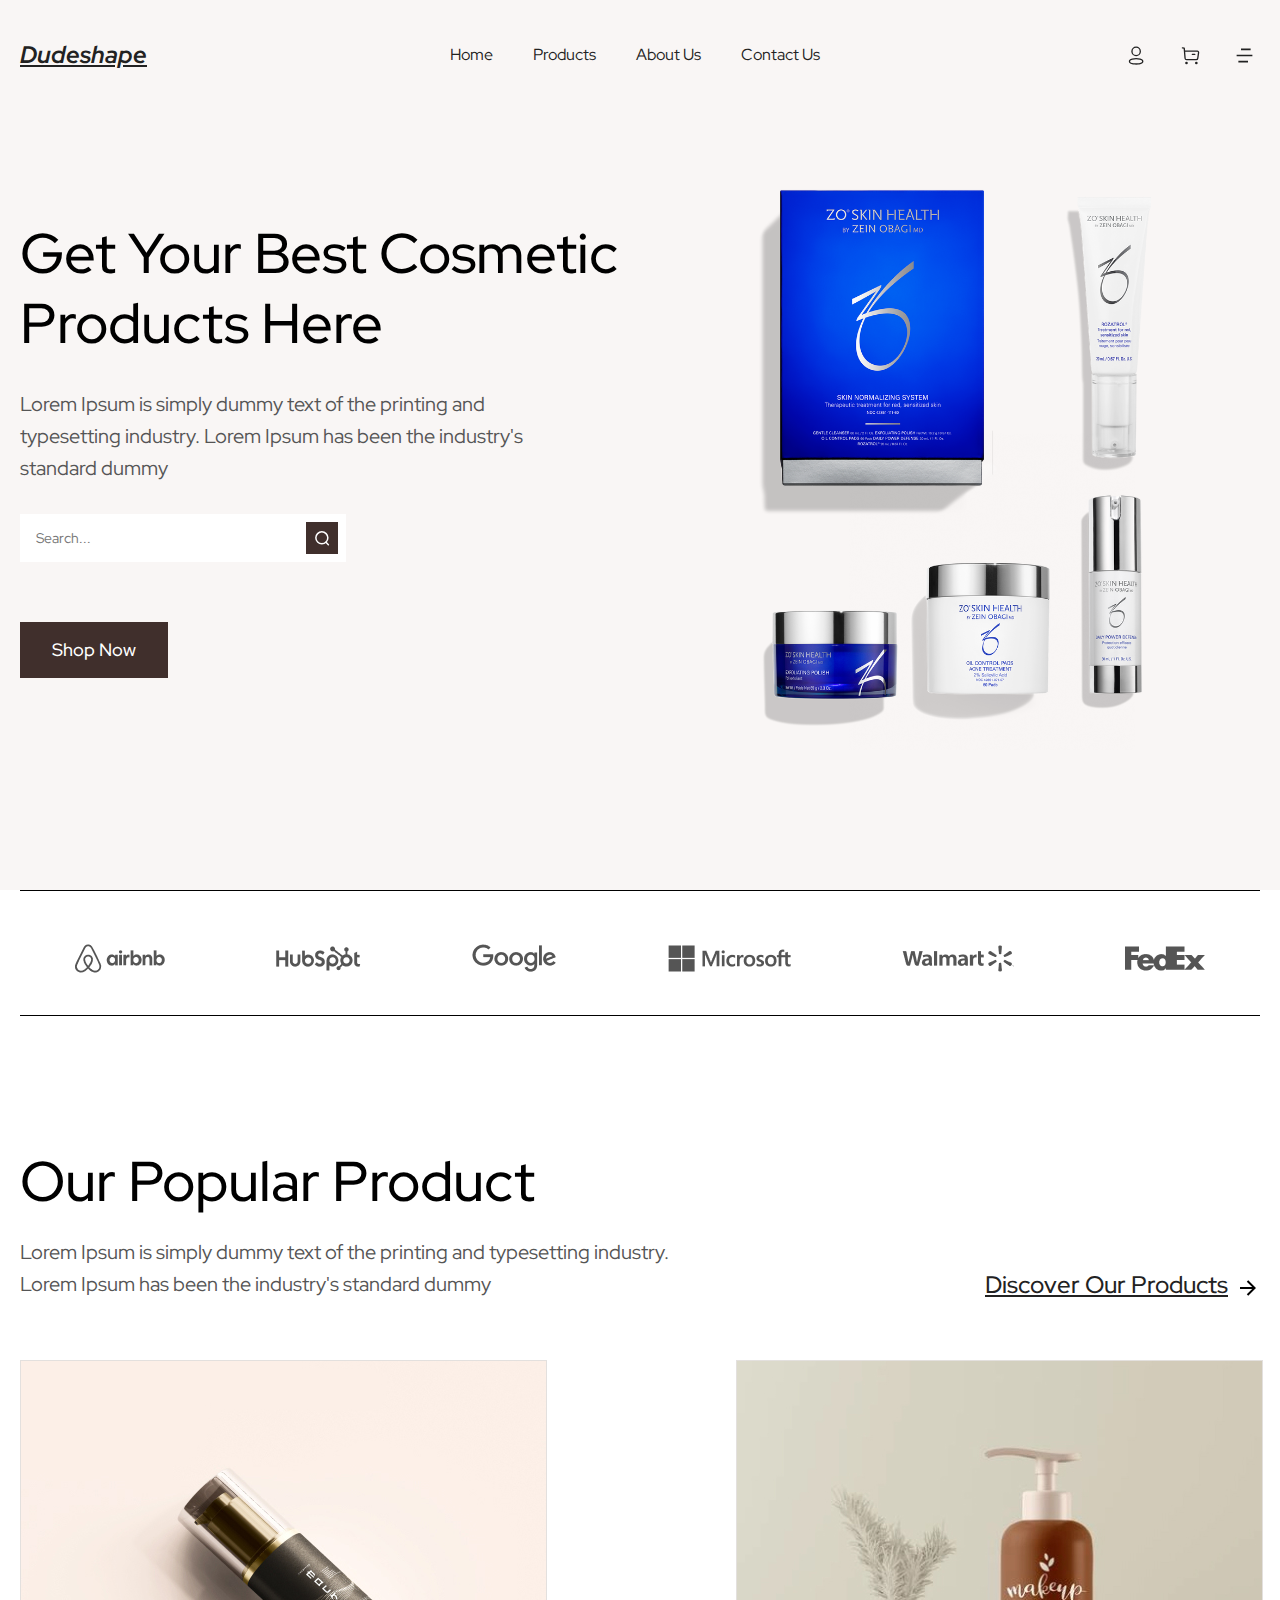
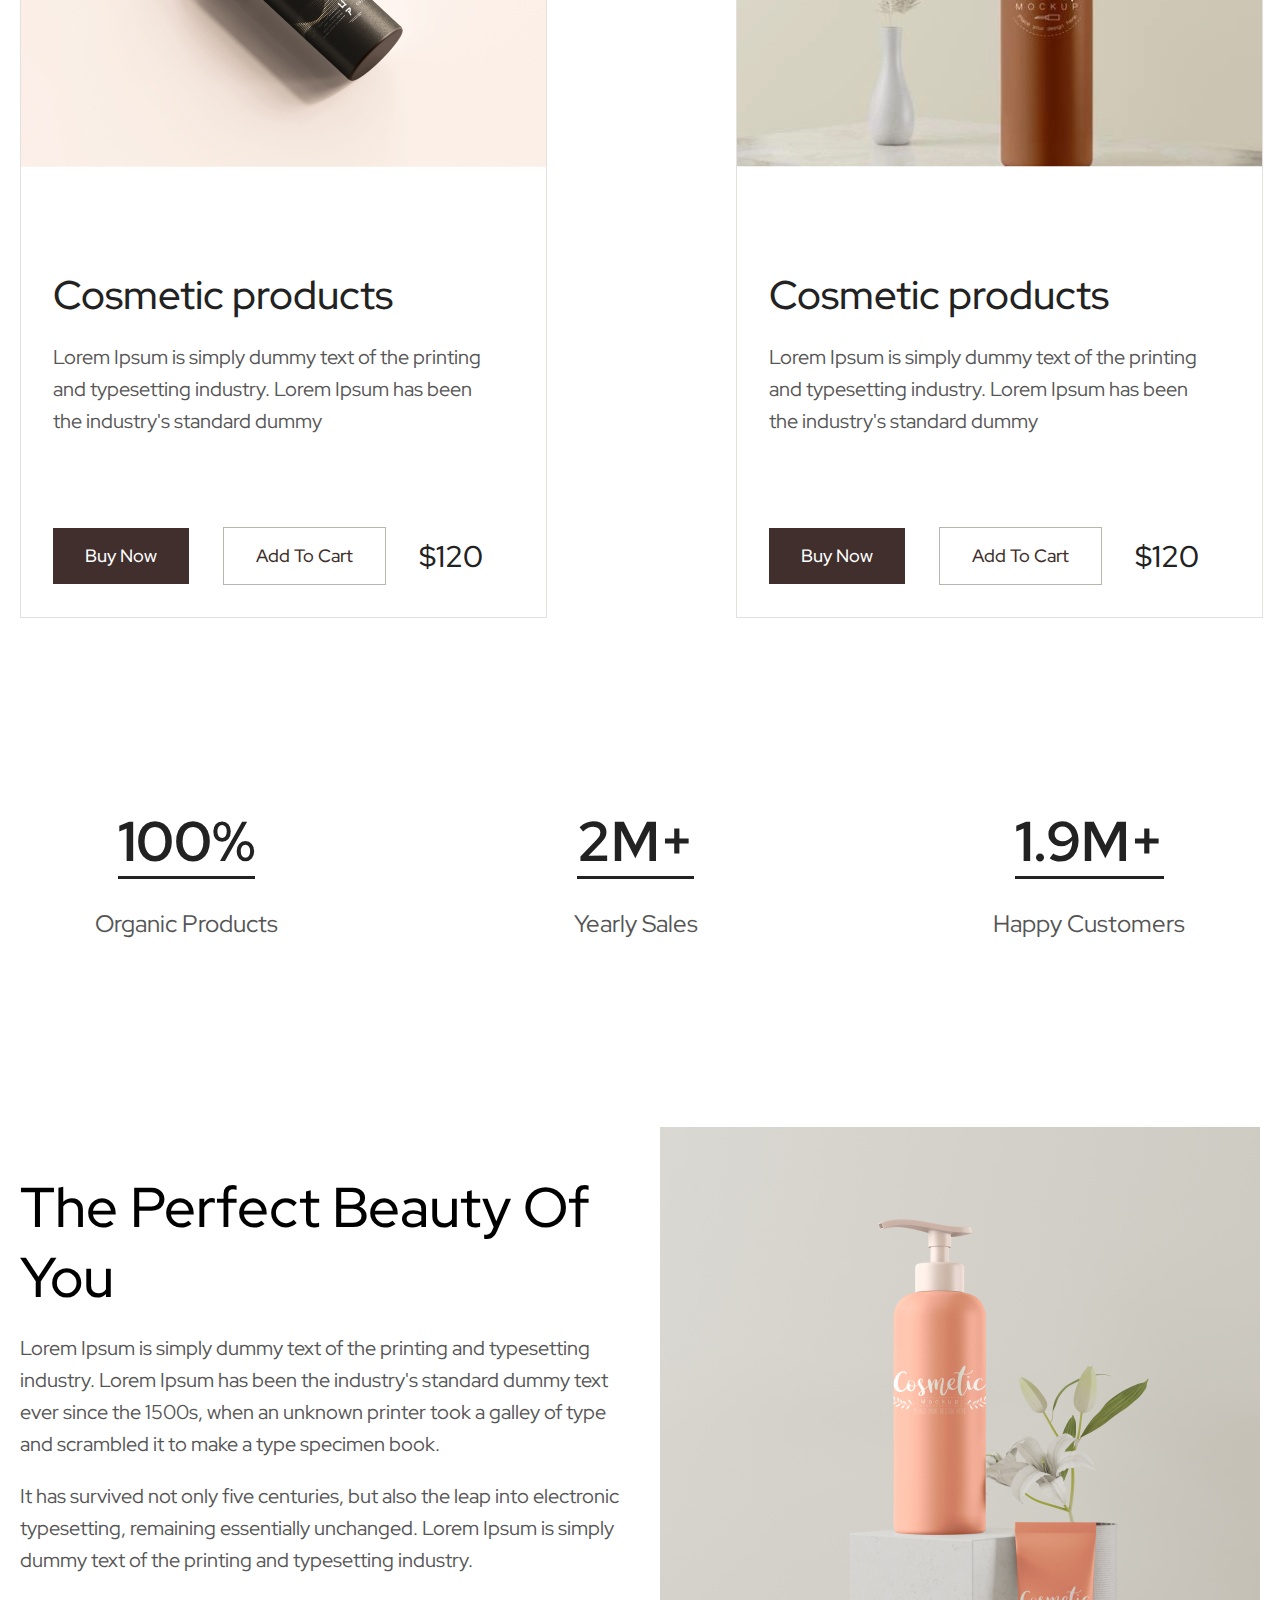
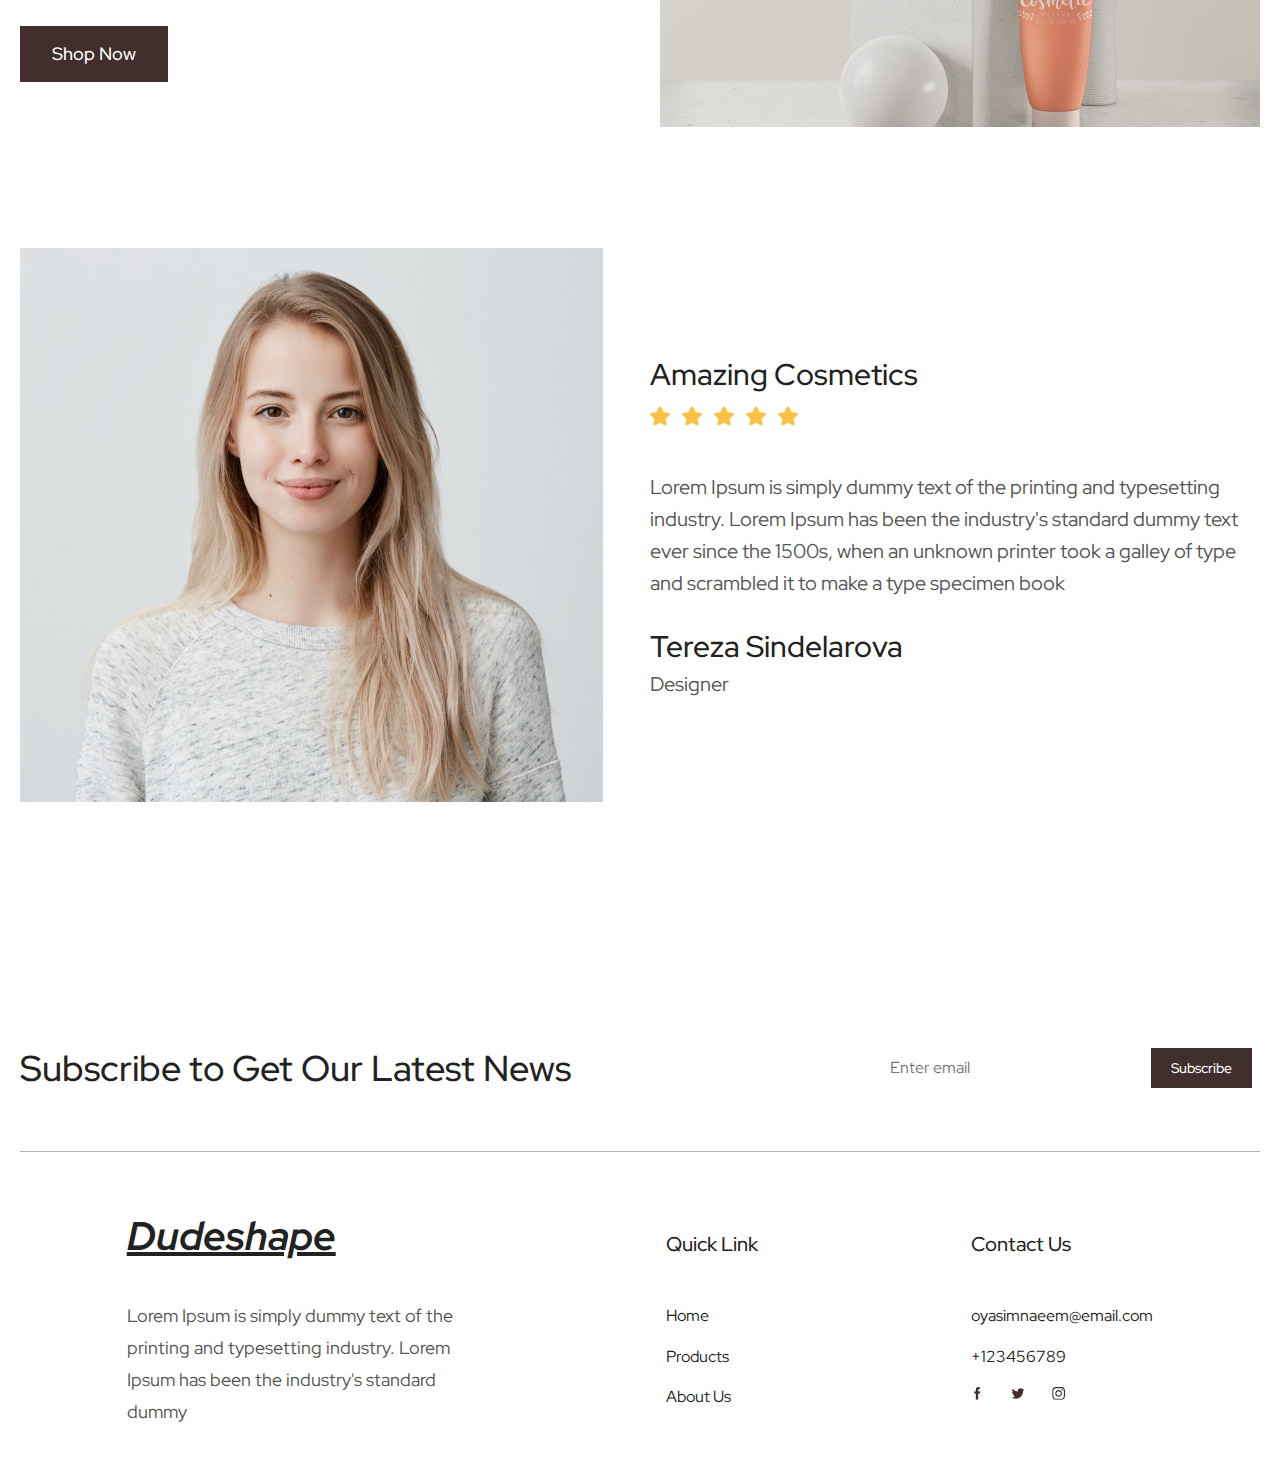
<file: basic_lesson_flex-box/index.html>
<!DOCTYPE html>
<html lang="en">
<head>
    <meta charset="UTF-8">
    <meta name="viewport" content="width=device-width, initial-scale=1.0">
    <link rel="stylesheet" href="assets/reset.css">
    <link rel="stylesheet" href="assets/style.css">
    <title>Dudeshape.</title>
</head>
<body>
    <header class="header">
        <div class="container">
            <div class="header_upper">
                <h1 class="header_logo">Dudeshape</h1>
                <ul class="header_list">
                    <li class="header_item"><a href="#" class="header_link">Home</a></li>
                    <li class="header_item"><a href="#" class="header_link">Products</a></li>
                    <li class="header_item"><a href="#" class="header_link">About Us</a></li>
                    <li class="header_item"><a href="#" class="header_link">Contact Us</a></li>
                </ul>
                <ul class="header_icon_list">
                    <li class="header_icon_item"><a href="#" class="header_icon_link"><img src="img/Profile.svg" alt="header_icon_img" class="header_icon_img"></a></li>
                    <li class="header_icon_item"><a href="#" class="header_icon_link"><img src="img/Buy.svg" alt="header_icon_img" class="header_icon_img"></a></li>
                    <li class="header_icon_item"><a href="#" class="header_icon_link"><img src="img/Frame.svg" alt="header_icon_img" class="header_icon_img"></a></li>
                </ul>
            </div>
            <div class="header_inner">
                <div class="header_inner_desc">
                    <h2 class="header_inner_title">Get Your Best Cosmetic Products Here</h2>
                    <p class="header_inner_text">
                        Lorem Ipsum is simply dummy text of the printing and <br>
                        typesetting industry. Lorem Ipsum has been the industry's <br>
                        standard dummy
                    </p>
                    <div class="header_inner_search">
                        <input type="text" placeholder="Search..." class="header_inner_search_input">
                        <a href="#" class="header_inner_search_link">
                            <img src="img/Search.svg" alt="header_inner_search_btn" class="header_inner_search_btn">
                        </a>
                    </div>
                    <a href="#" class="header_inner_link">Shop Now</a>
                </div>
                <img src="img/header_inner_img.png" alt="header_inner_img" class="header_inner_img">
            </div>
        </div>
    </header>
    <main>
        <div class="what_a_list">
            <div class="container">
                <div class="what_a_list_inner">
                    <ul class="some_list">
                        <li class="some_item"><a href="#" class="some_link"><img src="img/Airbnb Logo.png" alt="some_img" class="some_img"></a></li>
                        <li class="some_item"><a href="#" class="some_link"><img src="img/Hubspot Logo.png" alt="some_img" class="some_img"></a></li>
                        <li class="some_item"><a href="#" class="some_link"><img src="img/Google Logo.png" alt="some_img" class="some_img"></a></li>
                        <li class="some_item"><a href="#" class="some_link"><img src="img/Microsoft Logo.png" alt="some_img" class="some_img"></a></li>
                        <li class="some_item"><a href="#" class="some_link"><img src="img/Walmart Logo.png" alt="some_img" class="some_img"></a></li>
                        <li class="some_item"><a href="#" class="some_link"><img src="img/FedEx Logo.png" alt="some_img" class="some_img"></a></li>
                    </ul>                       
                </div>
            </div>
        </div>
        <div class="popular">
            <div class="container">
                <div class="popular_top">
                    <div class="popular_top_desc">
                        <p class="popular_top_r_title">Our Popular Product</p>
                        <p class="popular_top_r_text">
                        Lorem Ipsum is simply dummy text of the printing and typesetting industry.  <br>
                        Lorem Ipsum has been the industry's standard dummy</p>
                    </div>
                    <div class="popular_top_discover">
                        <a href="#" class="popular_top_discover_link">
                            <p class="popular_top_discover_text">Discover Our Products</p>
                        </a>
                        <a href="#" class="popular_top_discover_link">
                            <img src="img/arrow.svg" alt="popular_top_discover_img" class="popular_top_discover_img">
                        </a>
                    </div>
                </div>
                <div class="popular_cards">
                    <div class="popular_card">
                        <img src="img/pump-bottle-02 1.jpg" alt="#" class="popular_card_img">
                        <div class="popular_card_bottom">
                            <p class="popular_card_title">Cosmetic products</p>
                            <p class="popular_card_text">
                                Lorem Ipsum is simply dummy text of the printing and typesetting industry. 
                                Lorem Ipsum has been the industry's standard dummy
                            </p>
                            <div class="popular_card_btns">
                                <a href="#" class="popular_card_link">
                                    <p class="popular_card_btn_buy">Buy Now</p>
                                </a>
                                <a href="#" class="popular_card_link">
                                    <p class="popular_card_btn_add">Add To Cart</p>
                                </a>          
                                <p class="popular_card_price">
                                    $120
                                </p>                      
                            </div>
                        </div>
                    </div>
                    <div class="popular_card">
                        <img src="img/jar-15 1.jpg" alt="#" class="popular_card_img">
                        <div class="popular_card_bottom">
                            <p class="popular_card_title">Cosmetic products</p>
                            <p class="popular_card_text">
                                Lorem Ipsum is simply dummy text of the printing and typesetting industry. 
                                Lorem Ipsum has been the industry's standard dummy
                            </p>
                            <div class="popular_card_btns">
                                <a href="#" class="popular_card_link">
                                    <p class="popular_card_btn_buy">Buy Now</p>
                                </a>
                                <a href="#" class="popular_card_link">
                                    <p class="popular_card_btn_add">Add To Cart</p>
                                </a>          
                                <p class="popular_card_price">
                                    $120
                                </p>                      
                            </div>
                        </div>
                    </div>
                </div>            
            </div>
        </div>
        <div class="stats">
            <div class="container">
                <div class="stats_inner">
                    <div class="stat">
                        <p class="stat_number">
                            100%
                        </p>
                        <p class="stat_name">
                            Organic Products
                        </p>
                    </div>
                    <div class="stat">
                        <p class="stat_number">
                            2M+
                        </p>
                        <p class="stat_name">
                            Yearly Sales
                        </p>
                    </div>
                    <div class="stat">
                        <p class="stat_number">
                            1.9M+
                        </p>
                        <p class="stat_name">
                            Happy Customers
                        </p>
                    </div>
                </div>
            </div>
        </div>
        <div class="perfect">
            <div class="container">
                <div class="perfect_inner">
                    <div class="perfect_desc">
                        <p class="perfect_title">
                            The Perfect Beauty Of You
                        </p>
                        <div class="perfect_text_first">
                            Lorem Ipsum is simply dummy text of the printing and typesetting industry. 
                            Lorem Ipsum has been the industry's standard dummy text ever since the 1500s, 
                            when an unknown printer took a galley of type and scrambled it to make a type 
                            specimen book.
                        </div>
                        <div class="perfect_text_second">
                            It has survived not only five centuries, 
                            but also the leap into electronic typesetting, 
                            remaining essentially unchanged. 
                            Lorem Ipsum is simply dummy text of the 
                            printing and typesetting industry.
                        </div>
                        <a href="#" class="perfect_btn">Shop Now</a>
                    </div>
                    <img src="img/Rectangle 8.jpg" alt="perfect_img" class="perfect_img">
                </div>             
            </div>
        </div>
        <div class="review">
            <div class="container">
                <div class="review_inner">
                    <img src="img/pretty-smiling-joyfully-female-with-fair-hair-dressed-casually-looking-with-satisfaction (1) 1.jpg" alt="review_img" class="review_img">
                    <div class="review_desc">
                        <p class="review_name">Amazing Cosmetics</p>
                        <div class="review_stars">
                            <img src="img/Star.svg" alt="" class="review_star">
                            <img src="img/Star.svg" alt="" class="review_star">
                            <img src="img/Star.svg" alt="" class="review_star">
                            <img src="img/Star.svg" alt="" class="review_star">
                            <img src="img/Star.svg" alt="" class="review_star">
                        </div>
                        <p class="review_text">
                            Lorem Ipsum is simply dummy text of the printing and typesetting industry. 
                            Lorem Ipsum has been the industry's standard dummy text ever since the 1500s,
                            when an unknown printer took a galley of type and scrambled it to make a type 
                            specimen book
                        </p>
                        <p class="reviewer_name">
                            Tereza Sindelarova
                        </p>
                        <p class="reviewer_position">
                            Designer
                        </p>
                    </div>
                </div>
            </div>
        </div>
        <div class="sub">
            <div class="container">
                <div class="sub_inner">
                    <p class="sub_text">
                        Subscribe to Get Our Latest News
                    </p>
                    <div class="sub_search">
                        <input type="text" placeholder="Enter email" class="sub_search_input">
                        <a href="#" class="sub_search_link">Subscribe</a>
                    </div>
                </div>
            </div>
        </div>
    </main>
    <footer class="footer">
        <div class="container">
            <div class="footer_inner">
                <div class="footer_inner_right">
                    <p class="footer_logo">
                        Dudeshape
                    </p>
                    <p class="footer_text">
                        Lorem Ipsum is simply dummy text of the <br>
                        printing and typesetting industry. Lorem <br>
                        Ipsum has been the industry's standard <br>
                        dummy
                    </p>
                </div>
                <div class="footer_inner_links">
                    <ul class="footer_list">
                        <li class="footer_item_main"><a href="#" class="footer_link_main">Quick Link</a></li>
                        <li class="footer_item"><a href="#" class="footer_link">Home</a></li>
                        <li class="footer_item"><a href="#" class="footer_link">Products</a></li>
                        <li class="footer_item"><a href="#" class="footer_link">About Us</a></li>
                    </ul>
                    <ul class="footer_list">
                        <li class="footer_item_main"><a href="#" class="footer_link_main">Contact Us</a></li>
                        <li class="footer_item"><a href="mailto:oyasimnaeem@email.com" class="footer_link">oyasimnaeem@email.com</a></li>
                        <li class="footer_item"><a href="tel:+123456789" class="footer_link">+123456789</a></li>
                        <li class="footer_item_logos">
                            <a href="#" class="footer_link"><img src="img/facebook 1.svg" alt="footer_link_img" class="footer_link_img"></a>
                            <a href="#" class="footer_link"><img src="img/twitter 1.svg" alt="footer_link_img" class="footer_link_img"></a>
                            <a href="#" class="footer_link"><img src="img/instagram 1.svg" alt="footer_link_img" class="footer_link_img"></a>
                        </li>
                    </ul>
                </div>
            </div>
        </div>
    </footer>
</body>
</html>
</file>
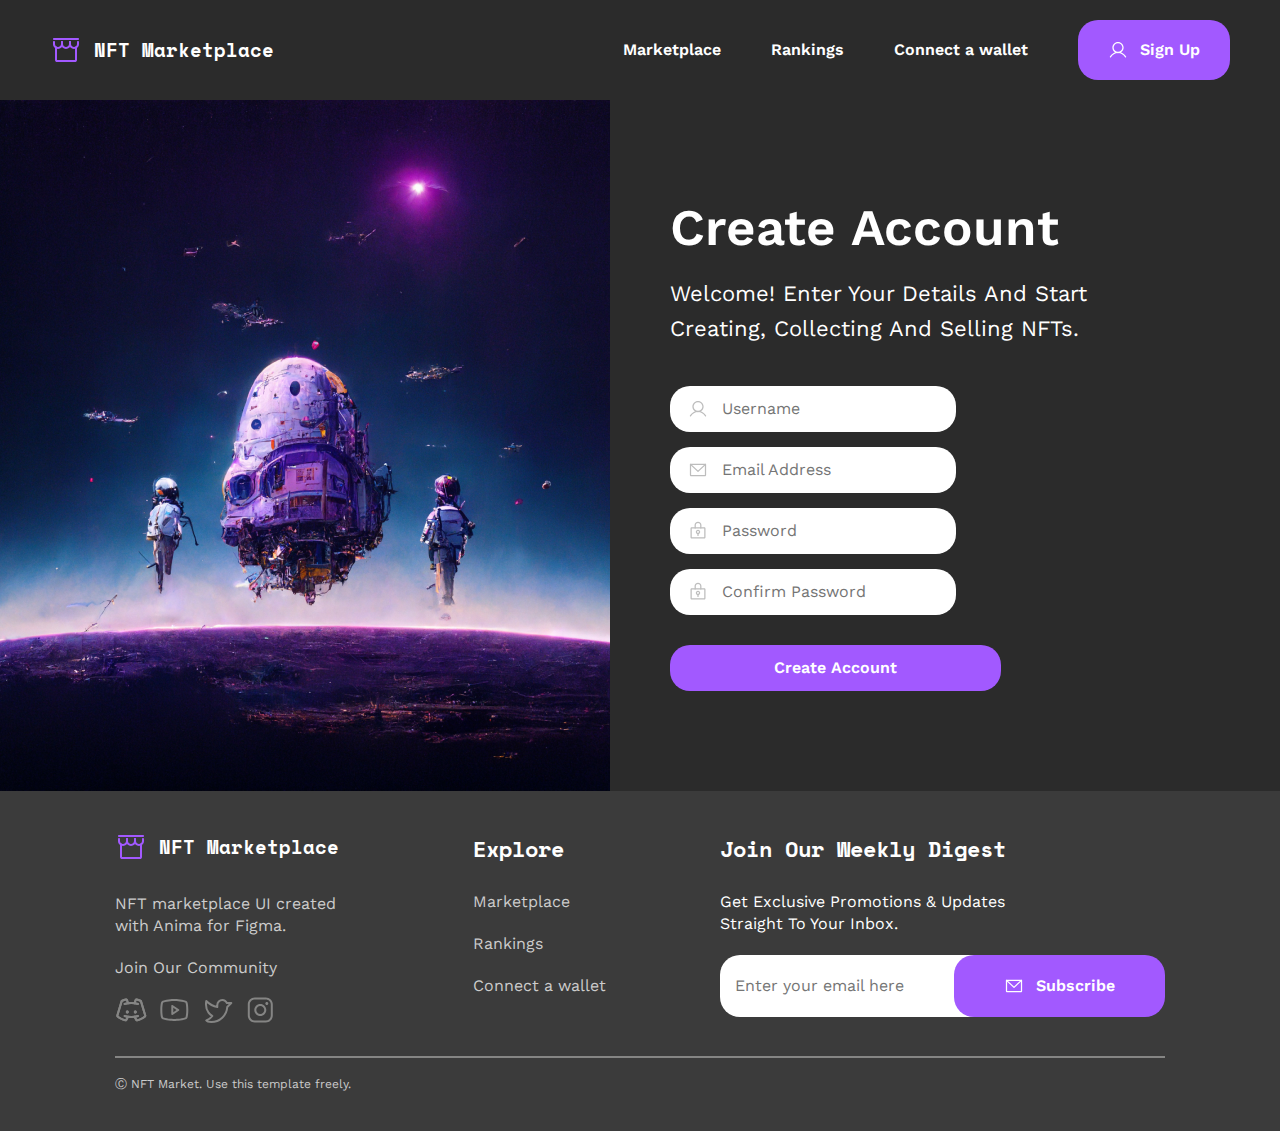
<file: basic_last/create.html>
<!DOCTYPE html>
<html lang="en">
<head>
    <meta charset="UTF-8">
    <meta name="viewport" content="width=device-width, initial-scale=1.0">
    <link rel="stylesheet" href="assets/reset.css">
    <link rel="stylesheet" href="assets/style.css">
    <title>Document</title>
</head>
<body>
    <header class="header header-create">
        <div class="container-nav">
            <div class="nav create-nav">
                <div class="logo">
                    <img class="logo__svg" src="img/logo.svg" alt="logo">
                    <p class="logo__name">NFT Marketplace</p>
                </div>
                <ul class="nav-list">
                    <li class="nav__item"><a class="nav__link" href="#">Marketplace</a></li>
                    <li class="nav__item"><a class="nav__link" href="#">Rankings</a></li>
                    <li class="nav__item"><a class="nav__link" href="#">Connect a wallet</a></li>
                    <li class="nav__item"><button class="nav__btn"><img src="img/User.svg" alt="#">Sign Up</button></li>
                </ul>
                <img src="img/nav menu.svg" alt="burger" class="nav__burger">
            </div> 
        </div>
    </header>
    <main class="main">
        <section class="create-section">
            <div class="container-create">
                <div class="create-flex">
                    <div class="create-image">
                        <img src="img/create_img/create_image.jpg" alt="create__image" class="create__image">
                    </div>
                    <div class="create">
                        <h2 class="create__title">
                            Create Account
                        </h2>
                        <p class="create__desc">
                            Welcome! Enter Your Details And Start <br>
                            Creating, Collecting And Selling NFTs.
                        </p>
                        <ul class="create-list">
                            <li class="create-item">
                                <input type="text" placeholder="Username" class="create__input">
                                <img src="img/create_img/User.svg" alt="Username" class="create__input_icon">
                            </li>
                            <li class="create-item">
                                <img src="img/create_img/EnvelopeSimple.svg" alt="Envelope" class="create__input_icon">
                                <input type="email" placeholder="Email Address" class="create__input">
                            </li>
                            <li class="create-item">
                                <img src="img/create_img/LockKey.svg" alt="Lock" class="create__input_icon">
                                <input type="password" placeholder="Password" class="create__input">
                            </li>
                            <li class="create-item">
                                <img src="img/create_img/LockKey.svg" alt="Lock" class="create__input_icon">
                                <input type="password" placeholder="Confirm Password" class="create__input">
                            </li>
                        </ul>
                        <button class="create__btn">
                            Create Account
                        </button>
                    </div>
                </div>
            </div>
        </section>
    </main>
    <footer class="footer">
        <div class="container">
            <div class="footer-inner">
                <div class="footer-left">
                    <div class="logo footer-logo">
                        <img class="logo__svg" src="img/logo.svg" alt="logo">
                        <p class="logo__name">NFT Marketplace</p>
                    </div>
                    <p class="created">
                        NFT marketplace UI created <br>
                        with Anima for Figma.
                    </p>
                    <p class="join">
                        Join Our Community
                    </p>
                    <ul class="join-list">
                        <li class="join__item"><a href="#" class="join__link"><img src="img/join/DiscordLogo.svg" alt="discord"></a></li>
                        <li class="join__item"><a href="#" class="join__link"><img src="img/join/YoutubeLogo.svg" alt="youtube"></a></li>
                        <li class="join__item"><a href="#" class="join__link"><img src="img/join/TwitterLogo.svg" alt="twitter"></a></li>
                        <li class="join__item"><a href="#" class="join__link"><img src="img/join/InstagramLogo.svg" alt="instagram"></a></li>
                    </ul>
                </div>
                <div class="explore">
                    <h5 class="explore__title">
                        Explore
                    </h5>
                    <ul class="explore-list">
                        <li class="explore__item"><a href="#" class="explore__link">Marketplace</a></li>
                        <li class="explore__item"><a href="#" class="explore__link">Rankings</a></li>
                        <li class="explore__item"><a href="#" class="explore__link">Connect a wallet</a></li>
                    </ul>
                </div>
                <div class="footer-digest">
                    <h3 class="footer-digest__title">
                        Join Our Weekly Digest
                    </h3>
                    <p class="footer-digest__desc">
                        Get Exclusive Promotions & Updates <br>
                         Straight To Your Inbox.
                    </p>
                    <div class="subscribe subscribe_footer">
                        <input class="email__input" type="email" placeholder="Enter your email here">
                        <button class="subscribe__btn subscribe__btn_footer">
                            <img src="img/EnvelopeSimple.svg" alt="envelope">
                            Subscribe
                        </button>
                    </div>
                </div>
            </div>
            <hr class="solid hr">
            <div class="trademark">
                Ⓒ NFT Market. Use this template freely.
            </div>
        </div>
    </footer>
</body>
</html>
</file>
<file: basic lesson css 1/assets/style.css>
body{
    font-family: 'Nunito', sans-serif;
    margin: 0;
    padding: 0;
    background-color: rgb(31, 31, 31);
}

header{
    background-color: rgb(92, 137, 205);
}

.container{
    margin: 0 15% 0 15%;
}

.head{
    display: flex;
    justify-content: space-between;
    align-items: center;
    padding: 25px 45px;
}

.list{
    display: flex;
    list-style-type: none;
    gap: 20px;
    padding: 0;
    font-weight: 500;
}

.list_item{
    text-decoration: none;
    color: rgb(238, 238, 238);
    font-size: 20px;
}

.login_button{
    padding: 15px 35px;
    font-size: 20px;
    background-color: rgb(255, 130, 207);
    color: rgb(24, 24, 24);
    border: none;
    border-radius: 15px;
    font-weight: bold;
    font-family: 'Nunito', sans-serif;
}

.work_faster{
    display: flex;
    justify-content: center;
    text-align: center;
    color: rgb(238, 238, 238);
    font-size: 100px;
    margin-bottom: 25px;
    margin-top: 150px;
}

.slate_description{
    font-size: 25px;
    color: rgb(255, 130, 207);
    display: flex;
    justify-content: center;
    text-align: center;
}

.buttons{
    display: flex;
    justify-content: center;
    align-items: center;
    gap: 20px;
    margin-top: 30px;
}

.btn{
    padding: 15px 35px;
    font-size: 20px;
    border: none;
    border-radius: 15px;
    font-family: 'Nunito', sans-serif;
}

.try_button{
    background-color: rgb(92, 137, 205);
    color: rgb(238, 238, 238);
}

.learn_button{
    background-color: rgb(205, 92, 139);
    color: rgb(20, 20, 20);
}


@media only screen and (max-width: 768px) {
    .head{
        display: block;
        text-align: center;
    }
    
    .list{
        display: block;
    }

    .list li{
        padding: 0 0 20px 0;
    }

    .list_item{
        font-size: 25px;
        gap: 20px;
    }

    .work_faster{
        text-align: center;
        color: rgb(238, 238, 238);
        font-size: 80px;
        margin-bottom: 25px;
        margin-top: 50px;
    }

    .buttons{
        margin-bottom: 20px;
    }
  }
</file>
<file: basic lesson_adaptive/assets/style.css>
@import url('https://fonts.googleapis.com/css2?family=Poppins:wght@100;200;300;400;500;600;700;800;900&display=swap');

.container{
    width: 79rem;
    margin: 0 auto;
}

.container__small{
    width: 71.25rem;
    margin: 0 auto;
}

.header-up{
    background-color: #2A3342;
    padding: 0 0 17.25rem 0;
}

.header-nav{
    display: flex;
    align-items: center;
    justify-content: space-between;
    padding: 1.313rem 0;
    margin-bottom: 3rem;
}

.nav__list{
    display: flex;
    gap: 3rem;
}

.nav__link, 
.nav__btn{
    color: var(--Gray-300, #BBC3CF);
    font-family: Poppins;
    font-size: 1rem;
    font-style: normal;
    font-weight: 500;
    line-height: 1.5rem;
}

.nav__btn-sign{
    color: var(--Primary-050, #F0FDF4);
    font-family: Poppins;
    font-size: 0.875rem;
    font-style: normal;
    font-weight: 500;
    line-height: 1.25rem;

    padding: 0.5rem 1rem;
    background-color: #22C55E;
    border-radius: 0.5rem;
}

.nav-btn_group{
    display: flex;
    align-items: center;
    gap: 1.5rem;
}

.header-desc{
    display: flex;
    flex-direction: column;
    gap: 1.5rem;
    align-items: center;
}

.header-desc__logo{
    color: var(--White-900, #FFF);
    font-family: Poppins;
    font-size: 0.75rem;
    font-style: normal;
    font-weight: 500;
    line-height: 1.125rem;

    text-transform: uppercase;
    padding: 0.125rem 0.5rem;
    background-color: #22C55E;
    border-radius: 2.25rem;
}

.header-desc__title{
    color: var(--White-900, #FFF);
    text-align: center;
    font-family: Poppins;
    font-size: 3.75rem;
    font-style: normal;
    font-weight: 700;
    line-height: 4.5rem;
    letter-spacing: -0.075rem;
}

.header-desc__text{
    color: var(--Gray-400, #8896AB);
    font-family: Poppins;
    font-size: 1.25rem;
    font-style: normal;
    font-weight: 500;
    line-height: 1.875rem;
}

.header-desc-btn_group{
    display: flex;
    gap: 1rem;
    margin-top: 0.5rem;
}

.header-desc__btn{
    display: block;
    color: var(--Primary-050, #F0FDF4);
    font-family: Poppins;
    font-size: 1.125rem;
    font-style: normal;
    font-weight: 500;
    line-height: 1.75rem;
    
    padding: 1rem 1.75rem;
    background-color: #22C55E;
    border-radius: 0.375rem;
}

.header-desc__btn-sign{
    background-color: #404F65;
}

.header-video-player{
    position: relative;
    display: flex;
    justify-content: center;
}

.header__video{
    width: 944px;
    height: 531px;  
    border-radius: 1.5rem;
    color: #00000066;
    margin-top: -12.5rem;
    margin-bottom: 7.5rem;
}

.header__icon{
    position: absolute;
    top: 5%;
    left: 47%; 
}

.player__icon{
    background-color: #22C55E;
    padding: 1.25rem 1.1875rem 1.25rem 1.25rem;
    border-radius: 100%;
}

.header-down{
    background-color: #fff;
    font-size: 0.125rem;
    color: #fff;
    margin-bottom: 27.1875rem;
}

.trusted-inner{
    padding: 5.5rem 0 5.375rem;
}

.trusted__text{
    color: var(--Gray-300, #BBC3CF);
    text-align: center;
    font-family: Poppins;
    font-size: 1rem;
    font-style: normal;
    font-weight: 500;
    line-height: 1.5rem;

    margin-bottom: 1.5rem;
}

.trusted-cards{
    display: flex;
    justify-content: space-between;
    align-items: center;
}

.trusted__card{
    width: 16.3125rem;
    height: 9.125rem;
    border-radius: 0.375rem;
    background-color: #e9e9e9;
    display: flex;
    flex-direction: column;
    justify-content: center;
}

.trusted__logo{
    width: 261px;
    height: 3rem;
}

.numbers{
    background-color: #e9e9e9;
}

.numbers-top{
    padding: 5.5rem 0 3.125rem 0;
}

.numbers__btn{
    margin-bottom: 1rem;
}

.section__btn{
    display: inline-flex;
    color: var(--Primary-500, #22C55E);
    font-family: Poppins;
    font-size: 0.75rem;
    font-style: normal;
    font-weight: 500;
    line-height: 1.125rem;
    padding: 0.125rem 0.5rem;
    border-radius: 2.25rem;
    background-color: #DCFCE7;
}

.numbers__title{
    color: var(--Gray-900, #2A3342);
    font-family: Poppins;
    font-size: 3rem;
    font-style: normal;
    font-weight: 700;
    line-height: 3.75rem;
    letter-spacing: -0.06rem;

    margin-bottom: 1rem;
}

.numbers__desc{
    color: var(--Gray-500, #556987);
    font-family: Poppins;
    font-size: 1.25rem;
    font-style: normal;
    font-weight: 500;
    line-height: 1.875rem;
}

.numbers-main{
    display: flex;
    justify-content: space-between;
    align-items: center;
    padding-bottom: 5.5rem;
}

.numbers-main__cards{
    display: flex;
    flex-wrap: wrap;
    gap: 2rem;
}

.numbers-main__card{
    display: flex;
    flex-direction: column;
    align-items: center;
    width: 16.375rem;
}

.numbers-main__card__num{
    color: var(--Gray-900, #2A3342);
    text-align: center;
    font-family: Poppins;
    font-size: 3rem;
    font-style: normal;
    font-weight: 700;
    line-height: 3.75rem;
    letter-spacing: -0.06rem;

    margin-bottom: 1rem;
}

.numbers-main__card__name{
    color: var(--Gray-800, #333F51);
    text-align: center;
    font-family: Poppins;
    font-size: 1.25rem;
    font-style: normal;
    font-weight: 700;
    line-height: 1.875rem;

    margin-bottom: 0.5rem;
}

.numbers-main__card__text{
    color: var(--Gray-500, #556987);
    text-align: center;
    font-family: Poppins;
    font-size: 1rem;
    font-style: normal;
    font-weight: 500;
    line-height: 1.5rem;
}

.numbers__img{
    border-radius: 2.5rem;
}

.quotes-inner{
    display: flex;
    align-items: center;
    justify-content: space-between;
    padding: 5.5rem 0;
}

.quotes-img{
    position: relative;
}

.quotes__icon{
    position: absolute;
    top: 43%;
    left: 44%;
}

.quotes__img{
    border-radius: 2.5rem;
}

.quotes-desc{
    display: flex;
    flex-direction: column;
    align-items: flex-start;
    width: 34.625rem;
}

.quotes__btn{
    margin-bottom: 5.625rem;
}

.quotes__text{
    color: var(--Gray-900, #2A3342);
    font-family: Poppins;
    font-size: 2.25rem;
    font-style: normal;
    font-weight: 600;
    line-height: 2.75rem;
    letter-spacing: -0.045rem;

    margin-bottom: 2rem;
}

.quotes__name{
    color: var(--Gray-800, #333F51);
    text-align: center;
    font-family: Poppins;
    font-size: 1.5rem;
    font-style: normal;
    font-weight: 600;
    line-height: 2rem;

    margin-bottom: 0.5rem;
}

.quotes__position{
    color: var(--Gray-500, #556987);
    text-align: center;
    font-family: Poppins;
    font-size: 1.125rem;
    font-style: normal;
    font-weight: 500;
    line-height: 1.75rem;
    margin-bottom: 3.5rem;
}

.contact-inner{
    padding: 5.5rem 0 5.625rem;
}

.contact-top{
    display: flex;
    align-items: center;
    gap: 6.5625rem;
    margin-bottom: 4.375rem;
}

.contact-top__btn-group{
    display: flex;
    gap: 1rem;
    flex-shrink: 0;
}

.contact__section__btn{
    margin-bottom: 1rem;
}

.contact__text{
    color: var(--Gray-500, #556987);
    font-family: Poppins;
    font-size: 1.25rem;
    font-style: normal;
    font-weight: 500;
    line-height: 1.875rem;
}

.contact__title{
    color: var(--Gray-900, #2A3342);
    font-family: Poppins;
    font-size: 3rem;
    font-style: normal;
    font-weight: 700;
    line-height: 3.75rem;
    letter-spacing: -0.06rem;

    margin-bottom: 1rem;
}

.contact__btn{
    color: var(--Primary-050, #F0FDF4);
    font-family: Poppins;
    font-size: 1.125rem;
    font-style: normal;
    font-weight: 500;
    line-height: 1.75rem;
    display: flex;
    height: 3.5rem;
    padding: 1rem 1.75rem;
    justify-content: center;
    align-items: center;
    gap: 0.5rem;
    background-color: #22C55E;
    flex-shrink: 0;
    border-radius: 0.375rem;
}

.contact__about-us__btn{
    color: #333F51;
    background-color: #e8ebef;
}

.contact-main{
    display: flex;
    align-items: center;
    justify-content: space-between;
}

.contact-cards{
    display: flex;
    flex-wrap: wrap;
    gap: 2rem;
    column-gap: 5rem;
    row-gap: 2rem;
}

.contact__card{
    width: 13.125rem;
}

.contact__card__img{
    padding: 0.75rem;
    background-color: #22C55E;
    border-radius: 100%;
    margin-bottom: 1.5rem;
}

.contact__card__name{
    color: var(--Gray-900, #2A3342);
    font-family: Poppins;
    font-size: 1.875rem;
    font-style: normal;
    font-weight: 700;
    line-height: 2.375rem;

    margin-bottom: 1rem;
}

.contact__card__info{
    color: var(--Gray-500, #556987);
    font-family: Poppins;
    font-size: 1.25rem;
    font-style: normal;
    font-weight: 500;
    line-height: 1.875rem;
}

.contact__card__links{
    display: flex;
    gap: 2rem;
}

.contact-forms{
    padding: 2.5rem;
}

.contact__form__name{
    color: var(--Gray-800, #333F51);    
    font-family: Poppins;
    font-size: 1rem;
    font-style: normal;
    font-weight: 500;
    line-height: 1.5rem;

    margin-bottom: 0.375rem;
}

.contact__form{
    color: #252525;
    font-family: Poppins;
    font-size: 0.875rem;
    font-style: normal;
    font-weight: 400;
    line-height: 1.25rem;
    padding: 0.875rem 1rem;    
    border-radius: 0.5rem;
    background-color: #e8ebef;
}

.form__email{
    width: -webkit-fill-available;
    border-radius: 0.5rem;
    margin-bottom: 1.5rem;
}

.form__message{
    height: 13.75rem;
    width: 29.625rem;
    display: flex;
    margin-bottom: 1.5rem;
}

.footer{
    background-color: #2A3342;
}

.footer-inner{
    display: flex;
    flex-direction: column;
    align-items: center;
    padding: 5.5rem 0 5.25rem;
}

.footer__list{
    display: flex;
    align-items: center;
    gap: 3rem;
    margin-bottom: 5.25rem;
}

.footer__link , .rights{
    color: var(--Gray-400, #8896AB);
    font-family: Poppins;
    font-size: 1.25rem;
    font-style: normal;
    font-weight: 500;
    line-height: 1.875rem;
}

.footer__logo{
    margin-bottom: 2rem;
}


@media only screen and (max-width: 1264px) {
    .container{
        width: 100%;
        margin: 0 auto;
    }
    
    .container__small{
        width: 100%;
        margin: 0 auto;
    }

    .quotes-inner{
        display: flex;
        align-items: center;
        justify-content: space-around;
        padding: 88px 0;
    }
    
    .quotes-desc{
        width: auto;
    }

    .header-nav{
        padding: 21px 20px;
    }

    .contact-inner {
        padding: 88px 20px 90px;
    }

    .numbers-inner{
        padding: 0 20px;
    }

    .trusted-inner{
        padding: 88px 20px 86px;
    }
    
}

@media only screen and (max-width: 1140px) {
    .container{
        width: 100%;
        margin: 0 auto;
    }
    
    .container__small{
        width: 100%;
        margin: 0 auto;
    }
    
    .header-nav{
        display: flex;
        align-items: center;
        justify-content: space-between;
        padding: 21px 0;
        margin-bottom: 48px;
        flex-direction: column;
        gap: 24px;
    }
    
    .nav-btn_group{
        display: flex;
        align-items: center;
        gap: 24px;
    }
    
    .header-desc{
        display: flex;
        flex-direction: column;
        gap: 24px;
        align-items: center;
    }
    
    .header-desc__text{
        color: var(--Gray-400, #8896AB);
        font-family: Poppins;
        font-size: 20px;
        font-style: normal;
        font-weight: 500;
        line-height: 30px;
        text-align: center;
        margin: 0 20px;
    }

    
    .header-video-player{
        position: relative;
        display: flex;
        justify-content: center;
    }
    
    .header__video{
        width: 708px;
        height: 397px;
        border-radius: 24px;
        color: #00000066;
        margin-top: -200px;
        margin-bottom: 120px;
    }
    
    .header__icon{
        position: absolute;
        top: -11%;
        left: 48%; 
    }
    
    .trusted-cards{
        display: flex;
        gap: 24px;
        flex-wrap: wrap;
        align-content: center;
        justify-content: center;
    }
    
    .trusted__card{
        width: 261px;
        height: 146px;
        border-radius: 6px;
        background-color: #e9e9e9;
        display: flex;
        flex-direction: column;
        justify-content: center;
    }
    
    .numbers-top{
        padding: 88px 0 50px 0;
        text-align: center;
        margin: 0 20px;
    } 
    
    .numbers-main{
        display: flex;
        justify-content: center;
        padding-bottom: 88px;
        flex-wrap: wrap;
    }
    
    .numbers-main__cards{
        display: flex;
        flex-wrap: wrap;
        gap: 32px;
        justify-content: center;
    }
    
    .numbers-main__card{
        display: flex;
        flex-direction: column;
        align-items: center;
        width: 262px;
    }
    
    .numbers__img{
        display: none;
    }
    
    .quotes-inner{
        display: flex;
        align-items: center;
        justify-content: space-around;
        padding: 88px 0;
        flex-direction: column;
    }
    
    .quotes-img{
        position: relative;
    }
    
    .quotes__icon{
        position: absolute;
        top: 43%;
        left: 44%;
    }

    .quotes-desc{
        display: flex;
        flex-direction: column;
        align-items: center;
    }
    
    .quotes__btn{
        margin: 45px 0 45px;
    }
    
    .quotes__text{
        color: var(--Gray-900, #2A3342);
        font-family: Poppins;
        font-size: 36px;
        font-style: normal;
        font-weight: 600;
        line-height: 44px;
        letter-spacing: -0.72px;
        text-align: center;
        margin-bottom: 32px;
    }
    
    .contact-top{
        display: flex;
        align-items: center;
        gap: 105px;
        margin-bottom: 70px;
        flex-direction: column;
    }
    
    .contact-top-desc{
        text-align: center;
        margin: 0 20px;
    }
    
    .contact__about-us__btn{
        color: #333F51;
        background-color: #e8ebef;
    }
    
    .contact-main{
        display: flex;
        align-items: center;
        justify-content: space-between;
        flex-direction: column;
        margin: 0 20px;
    }
    
    .contact-cards{
        display: flex;
        flex-wrap: wrap;
        gap: 32px;
        column-gap: 80px;
        row-gap: 32px;
        justify-content: center;
    }

    .footer-inner{
        display: flex;
        flex-direction: column;
        align-items: center;
        padding: 88px 0 84px;
    }
    
    .footer__list{
        display: flex;
        align-items: center;
        gap: 48px;
        margin-bottom: 84px;
        flex-direction: column;
    }

}

@media only screen and (max-width: 710px){
    .header__video{
        width: 472px;
        height: 265px;
        border-radius: 24px;
        color: #00000066;
        margin-top: -200px;
        margin-bottom: 120px;
    }
    
    .header__icon{
        position: absolute;
        top: -52%;
        left: 47%; 
    }
    
}

@media only screen and (max-width: 560px){
    .contact-forms{
        padding: 10px 0;
    }

    .contact-inner{
        padding: 88px 10px;
    }
    
    .contact-top__btn-group{
        flex-direction: column;
    }

    .contact-cards{
        margin-bottom: 60px;
    }

}

@media only screen and (max-width: 480px){
    .header-nav{
        gap: 40px;
    }

    .header__video{
        width: 337px;
        height: 189px;
        border-radius: 24px;
        color: #00000066;
        margin-top: -120px;
        margin-bottom: 120px;
    }
    
    .header__icon{
        position: absolute;
        top: -30%;
        left: 45%; 
    }
    
    .quotes__img{
        width: 300px;
    }

    .form__message{
        height: 220px;
        width: 300px;
        display: flex;
        margin-bottom: 24px;
    }

    .nav__list{
        flex-direction: column;
        justify-content: center;
        align-items: center;
    }

    .nav-btn_group{
        flex-direction: column;
        gap: 40px;
        align-items: center;
    }
}
</file>
<file: basic_lesson_anchor/assets/style.css>
@import url('https://fonts.googleapis.com/css2?family=Poppins:wght@100;200;300;400;500;600;700;800;900&display=swap');

html{
    scroll-behavior: smooth;
}

.section{
    height: 100vh;
    display: flex;
    justify-content: center;
    align-items: center;
    font-family: Poppins;
    font-size: 100px;
}

#section1{
    background-color: red;
}

#section2{
    background-color: yellow;
}

#section3{
    background-color: green;
}

#section4{
    background-color: blue;
}

#section5{
    background-color: purple;
}

.scroll{
    position: fixed;
    left: 10px;
    top: 50%;
    transform: translateY(-50%);
    display: flex;
    flex-direction: column;
    align-items: center;
    gap: 10px;
    border-radius: 10px;
}

a{
    color: rgb(0, 0, 0);
    font-family: Poppins;
    padding: 10px;
    border-radius: 5px;
    background-color: beige;
}

.red:hover{
    background-color: red;
}

.yellow:hover{
    background-color: yellow;
}

.green:hover{
    background-color: green;
}

.blue:hover{
    background-color: blue;
}

.purple:hover{
    background-color: purple;
}
</file>
<file: basic_lesson_animation/assets/style.css>
@keyframes move {
    0%{
        left: 0px;
        top: 0px;
        scale: 1;
    }
    25%{
        top: 525px;
        scale: 0.5;
    }
    50%{
        left: 700px;
        top: 0px;
        scale: 1;
    }
    75%{
        top: 525px;
        scale: 0.5;
    }
    100%{
        left: 0px;
        top: 0px;
        scale: 1;
    }
}

body{
    height: 100vh;
    background-color: rgb(162, 187, 255);
    display: flex;
    justify-content: center;
    align-items: center;
}

.container{
    position: relative;
    width: 800px;
    height: 600px;
    background-color: rgb(91, 104, 139);
}

.circle{
    position: absolute;
    background-color: antiquewhite;
    width: 100px;
    height: 100px;
    border-radius: 100%;
    animation: move 6s ease-in-out infinite;
}
</file>
<file: basic_lesson_figma_1/assets/style.css>
@import url('https://fonts.googleapis.com/css2?family=Federo&family=Open+Sans:wght@300;400;500;600&display=swap');

.container{
    width: 1100px;
    max-width: 100%;
    margin: 0 auto;
}

.nav{
    display: flex;
    justify-content: space-between;
    align-items: center;
    margin: 25px 0 60px 0;
}

.nav_list{
    display: flex;
    gap: 38px;
}

.nav_item{
    color: #697390;
    text-align: center;
    font-family: Open Sans;
    font-size: 16px;
    font-style: normal;
    font-weight: 400;
    line-height: normal;
    letter-spacing: -0.56px;
}

.nav_links{
    display: flex;
    gap: 35px;
}

.ready{
    display: flex;
    align-items: center;
    margin-bottom: 84px;
}

.ready_image{
    margin-right: 100px;
}

.ready_text{
    color: #3A3A3A;
    font-family: Federo;
    font-size: 50px;
    font-style: normal;
    font-weight: 400;
    line-height: 60px; /* 120% */
    letter-spacing: 1px;
}

.ready_btn{
    color: #FFF;
    text-align: center;
    font-family: Open Sans;
    font-size: 16px;
    font-style: normal;
    font-weight: 400;
    line-height: normal;
    letter-spacing: -0.56px;
    padding: 8px 16px;
    background-color: #434343;
    margin-top: 25px;
    text-transform: uppercase;
}

.best_sellers{
    color: #3A3A3A;
    font-family: Federo;
    font-size: 40px;
    font-style: normal;
    font-weight: 400;
    line-height: 50px; /* 125% */
    letter-spacing: 0.8px;
    text-align: center;
    margin-bottom: 41px;
}

.top_line{
    display: flex;
    justify-content: space-between;
    align-items: center;
    margin-bottom: 30px;
}

.card_t{
    width: 255px;
    height: 342px;
    text-align: center;
    border: 1px solid rgba(0, 0, 0, 0.1);
    position: relative;
}

.hot_plate{
    width: 75px;
    padding: 6px 20px;
    color: #FFF;
    text-align: center;
    font-family: Open Sans;
    font-size: 16px;
    font-style: normal;
    font-weight: 400;
    line-height: normal;
    letter-spacing: -0.56px;
    background: #F29731;
    text-transform: uppercase;
    position: absolute;
    top: 12px;
    right: 0;
}

.discount_plate{
    width: 75px;
    padding: 6px 22px;
    color: #FFF;
    text-align: center;
    font-family: Open Sans;
    font-size: 16px;
    font-style: normal;
    font-weight: 400;
    line-height: normal;
    letter-spacing: -0.56px;
    background: #9E0B0F;
    text-transform: uppercase;
    position: absolute;
    top: 50px;
    right: 0;
}

.card_img{
    height: 150px;
    margin: 80px 0 30px 0;
}

.item_name{
    color: #2A2A2B;
    text-align: center;
    font-family: Open Sans;
    font-size: 16px;
    font-style: normal;
    font-weight: 400;
    line-height: normal;
    letter-spacing: -0.56px;
    margin-bottom: 8px;
}

.item_price{
    color: #8C8C8C;
    text-align: center;
    font-family: Federo;
    font-size: 14px;
    font-style: normal;
    font-weight: 400;
    letter-spacing: 0.28px;
}

.bottom_line{
    display: flex;
    justify-content: space-between;
    align-items: center;
    margin-bottom: 148px;
}

.card_b{
    width: 350px;
    height: 342px;
    text-align: center;
    border: 1px solid rgba(0, 0, 0, 0.1);
    position: relative;
}

.deal{
    display: flex;
    align-items: center;
}

.deal_img{
    padding: 148px 84px;
    margin-right: 104px;
}

.deal_of_the_week{
    color: #FFF;
    text-align: center;
    font-family: Open Sans;
    font-size: 16px;
    font-style: normal;
    font-weight: 400;
    line-height: normal;
    letter-spacing: -0.56px;
    padding: 8px 34px;
    background-color: #8096BC;
    display: inline-block;
    margin-bottom: 41px;
}

.from{
    color: #3A3A3A;
    font-family: Federo;
    font-size: 45px;
    font-style: normal;
    font-weight: 400;
    line-height: 50px; /* 111.111% */
    letter-spacing: 0.9px;
    margin-bottom: 28px;
}

.from::after{
    content:' $99.99';
    color: #78A2CA;
    font-family: Federo;
    font-size: 45px;
    font-style: normal;
    font-weight: 400;
    line-height: 50px;
    letter-spacing: 0.9px;
}

.deal_text{
    color: #727272;
    font-family: Open Sans;
    font-size: 16px;
    font-style: normal;
    font-weight: 300;
    line-height: 26px;
    margin-bottom: 28px;
}

.deal_btn{
    color: #FFF;
    text-align: center;
    font-family: Open Sans;
    font-size: 16px;
    font-style: normal;
    font-weight: 400;
    line-height: normal;
    letter-spacing: -0.56px;
    padding: 8px 16px;
    background-color: #434343;
    text-transform: uppercase;
    margin-bottom: 26px;
}

.deal_small_img{
    display: flex;
    align-items: center;
    justify-content: space-between;
}

.deal_detail_img{
    width: 87px;
    gap: 20px;
    height: 87px;
    padding: 12px 20px;
    border: 1px solid rgba(0, 0, 0, 0.1);
}

.trending{
    margin-top: 138px;
}

.trending_categories{
    color: #3A3A3A;
    font-family: Federo;
    font-size: 40px;
    font-style: normal;
    font-weight: 400;
    line-height: 50px; /* 125% */
    letter-spacing: 0.8px;
    text-align: center;
    text-transform: uppercase;
    margin-bottom: 78px;
}

.categories_list{
    display: flex;
    width: 100%;
    height: 148px;
    justify-content: space-between;
    align-items: center;
    margin-bottom: 48px;
}

.categories_item{
    display: flex;
    flex-direction: column;
    align-items: center;
    justify-content: space-between;
}

.categories_item img{
    height: 66px;
    margin-bottom: 10px;
}

.categories_item{
    color: #757575;
    text-align: center;
    font-family: Open Sans;
    font-size: 14px;
    font-style: normal;
    font-weight: 600;
    line-height: normal;
    letter-spacing: -0.49px;
    text-decoration: none;
}

footer{
    background-color: #dddddd;
    padding-top: 1px;
}

.logo_footer{
    display: block;
    margin-left: auto;
    margin-right: auto;
    margin-top: 61px;
    margin-bottom: 44px;
}

.footer_links{
    display: flex;
    justify-content: space-between;
    padding-bottom: 80px;
}

.footer_title{
    color: #000;
    font-family: Open Sans;
    font-size: 20px;
    font-style: normal;
    font-weight: 400;
    line-height: 224.682%; /* 53.924px */
    letter-spacing: -0.84px;
}

.footer_link{
    color: #444;
    font-family: Open Sans;
    font-size: 16px;
    font-style: normal;
    font-weight: 400;
    line-height: 224.682%; /* 44.936px */
    letter-spacing: -0.7px;
}

.follow_us{
    display: flex;
    flex-direction: column;
    align-items: stretch;
}

.follow_us li img{
 vertical-align: sub;
 width: 20px;
}

.copyright_text{
    color: #7A7A7A;
    font-family: Inter;
    font-size: 16px;
    font-style: normal;
    font-weight: 400;
    line-height: normal;
    text-align: center;
    padding: 17px 0;
}
</file>
<file: basic_lesson_figma_1_no_flex/assets/style.css>
@import url('https://fonts.googleapis.com/css2?family=Federo&family=Open+Sans:wght@300;400;500;600&display=swap');

img{
    vertical-align: bottom;
}

.container{
    width: 1100px;
    max-width: 100%;
    margin: 0 auto;
}

.logo_header{
    display: inline-block;
    vertical-align: middle;
    padding-right: 212px;
}

.nav{
    margin: 25px 0 60px 0;
}

.nav_list{
    display: inline-block;
}

.nav_list li{
    display: inline-block;
}

.nav_item{
    color: #697390;
    text-align: center;
    font-family: Open Sans;
    font-size: 16px;
    font-style: normal;
    font-weight: 400;
    line-height: normal;
    letter-spacing: -0.56px;
    display: inline-block;
    padding-right: 38px;
}

.nav_links{
    display: inline-block;
    padding-left: 158px;
}

.nav_links_li{
    display: inline-block;
    padding-right: 30px;
}

.nav_links_li img{
    display: inline-block;
    width: 22px;
    height: 22px;
}

.nav_links_li:last-child{
    padding-right: 0;
}

.ready{
    margin-bottom: 84px;
}

.ready_image{
    display: inline-block;
    margin-right: 80px;
    vertical-align: top;
}

.ready_right{
    padding-top: 140px;
    width: 375px;
    display: inline-block;
}

.ready_text{
    color: #3A3A3A;
    font-family: Federo;
    font-size: 50px;
    font-style: normal;
    font-weight: 400;
    line-height: 60px;
    letter-spacing: 1px;
}

.ready_btn{
    color: #FFF;
    text-align: center;
    font-family: Open Sans;
    font-size: 16px;
    font-style: normal;
    font-weight: 400;
    line-height: normal;
    letter-spacing: -0.56px;
    padding: 8px 16px;
    background-color: #434343;
    margin-top: 25px;
    text-transform: uppercase;
}

.best_sellers{
    color: #3A3A3A;
    font-family: Federo;
    font-size: 40px;
    font-style: normal;
    font-weight: 400;
    line-height: 50px;
    letter-spacing: 0.8px;
    text-align: center;
    margin-bottom: 41px;
}

.top_line{
    display: block;
    margin-bottom: 30px;
}

.card_t{
    display: inline-block;
    width: 255px;
    height: 342px;
    text-align: center;
    border: 1px solid rgba(0, 0, 0, 0.1);
    position: relative;
    margin-right: 23px;
}

.card_t:last-child{
    display: inline-block;
    width: 255px;
    height: 342px;
    text-align: center;
    border: 1px solid rgba(0, 0, 0, 0.1);
    position: relative;
    margin-right: 0;
}

.hot_plate{
    width: 75px;
    padding: 6px 20px;
    color: #FFF;
    text-align: center;
    font-family: Open Sans;
    font-size: 16px;
    font-style: normal;
    font-weight: 400;
    line-height: normal;
    letter-spacing: -0.56px;
    background: #F29731;
    text-transform: uppercase;
    position: absolute;
    top: 12px;
    right: 0;
}

.discount_plate{
    width: 75px;
    padding: 6px 22px;
    color: #FFF;
    text-align: center;
    font-family: Open Sans;
    font-size: 16px;
    font-style: normal;
    font-weight: 400;
    line-height: normal;
    letter-spacing: -0.56px;
    background: #9E0B0F;
    text-transform: uppercase;
    position: absolute;
    top: 50px;
    right: 0;
}

.card_img{
    height: 150px;
    margin: 80px 0 30px 0;
}

.item_name{
    color: #2A2A2B;
    text-align: center;
    font-family: Open Sans;
    font-size: 16px;
    font-style: normal;
    font-weight: 400;
    line-height: normal;
    letter-spacing: -0.56px;
    margin-bottom: 8px;
}

.item_price{
    color: #8C8C8C;
    text-align: center;
    font-family: Federo;
    font-size: 14px;
    font-style: normal;
    font-weight: 400;
    letter-spacing: 0.28px;
}

.bottom_line{
    display: block;
    margin-bottom: 148px;
}

.card_b{
    display: inline-block;
    width: 350px;
    height: 342px;
    margin-right: 21px;
    text-align: center;
    border: 1px solid rgba(0, 0, 0, 0.1);
    position: relative;
}

.card_b:last-child{
    display: inline-block;
    width: 350px;
    height: 342px;
    margin-right: 0;
    text-align: center;
    border: 1px solid rgba(0, 0, 0, 0.1);
    position: relative;
}

.deal{
    display: block;
}

.deal_img{
    display: inline-block;
    padding: 148px 84px;
    margin-right: 104px;
    vertical-align: top;
}

.deal_details{
    display: inline-block;
    width: 442px;
    padding-top: 100px;
}

.deal_of_the_week{
    color: #FFF;
    text-align: center;
    font-family: Open Sans;
    font-size: 16px;
    font-style: normal;
    font-weight: 400;
    line-height: normal;
    letter-spacing: -0.56px;
    padding: 8px 34px;
    background-color: #8096BC;
    display: inline-block;
    margin-bottom: 41px;
}

.from{
    color: #3A3A3A;
    font-family: Federo;
    font-size: 45px;
    font-style: normal;
    font-weight: 400;
    line-height: 50px;
    letter-spacing: 0.9px;
    margin-bottom: 28px;
}

.from::after{
    content:' $99.99';
    color: #78A2CA;
    font-family: Federo;
    font-size: 45px;
    font-style: normal;
    font-weight: 400;
    line-height: 50px;
    letter-spacing: 0.9px;
}

.deal_text{
    color: #727272;
    font-family: Open Sans;
    font-size: 16px;
    font-style: normal;
    font-weight: 300;
    line-height: 26px;
    margin-bottom: 28px;
}

.deal_btn{
    color: #FFF;
    text-align: center;
    font-family: Open Sans;
    font-size: 16px;
    font-style: normal;
    font-weight: 400;
    line-height: normal;
    letter-spacing: -0.56px;
    padding: 8px 16px;
    background-color: #434343;
    text-transform: uppercase;
    margin-bottom: 26px;
}

.deal_detail_img{
    width: 87px;
    gap: 20px;
    height: 87px;
    padding: 12px 20px;
    margin-right: 20px;
    border: 1px solid rgba(0, 0, 0, 0.1);
}

.trending{
    margin-top: 138px;
}

.trending_categories{
    color: #3A3A3A;
    font-family: Federo;
    font-size: 40px;
    font-style: normal;
    font-weight: 400;
    line-height: 50px;
    letter-spacing: 0.8px;
    text-align: center;
    text-transform: uppercase;
    margin-bottom: 78px;
}

.categories_list{
    width: 100%;
    height: 148px;
    display: inline-block;
    margin-bottom: 48px;
    text-align: center;
}

.categories_list_li{
    display: inline-block;
    vertical-align: top;
    padding-right: 120px;
}

.categories_list_li:last-child{
    display: inline-block;
    vertical-align: top;
    padding-right: 0;
}

.categories_item_div{
    display: block;
    width: 70px;
    text-align: center;
}

.categories_item_div_last{
    display: block;
    width: 90px;
    text-align: center;
}

.categories_item img{
    height: 66px;
    margin-bottom: 10px;
}

.categories_item{
    color: #757575;
    text-align: center;
    font-family: Open Sans;
    font-size: 14px;
    font-style: normal;
    font-weight: 600;
    line-height: normal;
    letter-spacing: -0.49px;
    text-decoration: none;
}

footer{
    background-color: #dddddd;
    padding-top: 1px;
}

.logo_footer{
    display: block;
    margin-left: auto;
    margin-right: auto;
    margin-top: 61px;
    margin-bottom: 44px;
}

.footer_links{
    padding-bottom: 80px;
}

.footer_links_div{
    display: inline-block;
    padding-right: 224px;
}

.footer_links_div:last-child{
    display: inline-block;
    padding-right: 0;
}

.footer_title{
    color: #000;
    font-family: Open Sans;
    font-size: 20px;
    font-style: normal;
    font-weight: 400;
    line-height: 224.682%;
    letter-spacing: -0.84px;
}

.footer_link{
    color: #444;
    font-family: Open Sans;
    font-size: 16px;
    font-style: normal;
    font-weight: 400;
    line-height: 224.682%;
    letter-spacing: -0.7px;
}

.transparent{
    color: transparent;
}

.follow_us li img{
    vertical-align: sub;
    width: 20px;
}

.copyright_text{
    color: #7A7A7A;
    font-family: Inter;
    font-size: 16px;
    font-style: normal;
    font-weight: 400;
    line-height: normal;
    text-align: center;
    padding: 17px 0;
}
</file>
<file: basic_lesson_flex-box/assets/style.css>
@import url('https://fonts.googleapis.com/css2?family=Red+Hat+Display:ital,wght@0,300;0,400;0,500;0,600;0,700;0,800;0,900;1,300;1,400;1,500;1,600;1,700;1,800;1,900&display=swap');

header{
    background-color: #F9F6F5;
    padding-bottom: 140px;
}

.container{
    width: 1240px;
    margin: 0 auto;
}

.header_upper{
    display: flex;
    justify-content: space-between;
    align-items: center;
    padding-top: 40px;
    margin-bottom: 75px;
}

.header_logo{
    color: #222;
    font-family: Red Hat Display;
    font-size: 24px;
    font-style: italic;
    font-weight: 700;
    line-height: 30px;
    text-decoration-line: underline;
}

.header_list{
    display: flex;
    align-items: center;
    gap: 40px;
}

.header_link{
    color: #222;
    font-family: Red Hat Display;
    font-size: 16px;
    font-style: normal;
    font-weight: 400;
    line-height: 20px;
}

.header_icon_list{
    display: flex;
    align-items: center;
    gap: 24px;
}

.header_icon_img{
    display: flex;
    width: 30px;
    height: 30px;
    padding: 2.5px 4.851px 2.277px 4px;
    justify-content: center;
    align-items: center;
}

.header_inner{
    display: flex;
    justify-content: space-between;
    align-items: center;
}

.header_inner_title{
    color: #000;
    font-family: Red Hat Display;
    font-size: 56px;
    font-style: normal;
    font-weight: 500;
    line-height: 70px;
}

.header_inner_text{
    color: #555;
    font-family: Red Hat Display;
    font-size: 20px;
    font-style: normal;
    font-weight: 400;
    line-height: 32px;
    margin: 30px 0;

}

.header_inner_search{
    width: 326px;
    height: 48px;
    display: flex;
    justify-content: space-between;
    align-items: center;
    background-color: #FFF;
    margin-bottom: 60px;
}

.header_inner_search_input{
    color: #999;
    font-family: Red Hat Display;
    font-size: 14px;
    font-style: normal;
    font-weight: 400;
    line-height: 20px;
    padding: 14px 16px;
    width: -webkit-fill-available;
}

.header_inner_search_btn{
   padding: 8px;
   background-color: #402F2C;
   margin-right: 8px;
}

.header_inner_link{
    color: #FFF;
    font-family: Red Hat Display;
    font-size: 18px;
    font-style: normal;
    font-weight: 500;
    line-height: 24px;
    background-color: #402F2C;
    padding: 16px 32px;
    box-sizing: content-box;
    display: inline-block;
}

.header_inner_img{
    width: 605px;
    height: 605px;
}

.what_a_list{
    margin-bottom: 130px;
}

.what_a_list_inner{
    border-top: 1px solid black;
    border-bottom: 1px solid black;
}

.some_list{
    display: flex;
    align-items: center;
    justify-content: space-around;
    margin: 52.5px 0 42.5px;
}

.popular{
    margin-bottom: 130px;
}

.popular_top{
    display: flex;
    justify-content: space-between;
    margin-bottom: 60px;
}

.popular_top_discover{
    display: flex;
    align-items: flex-end;
    gap: 8px;
}

.popular_top_r_title{
    color: #000;
    font-family: Red Hat Display;
    font-size: 56px;
    font-style: normal;
    font-weight: 500;
    line-height: 70px;
    margin-bottom: 20px;
}

.popular_top_r_text{
    color: #555;
    font-family: Red Hat Display;
    font-size: 20px;
    font-style: normal;
    font-weight: 400;
    line-height: 32px;
}

.popular_top_discover_text{
    color: #222;
    font-family: Red Hat Display;
    font-size: 24px;
    font-style: normal;
    font-weight: 500;
    line-height: 30px;
    text-decoration-line: underline;
}

.popular_cards{
    display: flex;
    justify-content: space-between;
    gap: 189px;
}

.popular_card{
    display: flex;
    flex-direction: column;
    border: 1px solid rgba(104, 90, 82, 0.19);
}

.popular_card_bottom{
    padding: 98px 63px 32px 32px;
}

.popular_card_title{
    color: #222;
    font-family: Red Hat Display;
    font-size: 40px;
    font-style: normal;
    font-weight: 500;
    line-height: 60px;
    margin-bottom: 16px
}

.popular_card_text{
    color: #555;
    font-family: Red Hat Display;
    font-size: 20px;
    font-style: normal;
    font-weight: 400;
    line-height: 32px;
}

.popular_card_btns{
    display: flex;
    justify-content: space-between;
    margin-top: 90px;
    align-items: center;
}

.popular_card_btn_buy{
    color: #FFF;
    font-family: Red Hat Display;
    font-size: 18px;
    font-style: normal;
    font-weight: 500;
    line-height: 24px;
    background-color: #402F2C;
    padding: 16px 32px;
}

.popular_card_btn_add{
    color: #402F2C;
    font-family: Red Hat Display;
    font-size: 18px;
    font-style: normal;
    font-weight: 500;
    line-height: 24px;
    background-color: #ffffff;
    padding: 16px 32px;
    border: 1px solid rgba(104, 90, 82, 0.46);
}

.popular_card_price{
    color: #222;
    text-align: right;
    font-family: Red Hat Display;
    font-size: 30px;
    font-style: normal;
    font-weight: 500;
    line-height: 32px;
}

.stats{
    margin-bottom: 130px;
}

.stats_inner{
    display: flex;
    justify-content: space-between;
    padding: 58px 75px;
}

.stat{
    display: flex;
    flex-direction: column;
    align-items: center;
}

.stat_number{
    color: #222;
    font-family: Red Hat Display;
    font-size: 56px;
    font-style: normal;
    font-weight: 700;
    line-height: 70px;
    border-bottom:  3px solid #222;
    margin-bottom: 30px;
}

.stat_name{
    color: #555;
    font-family: Red Hat Display;
    font-size: 24px;
    font-style: normal;
    font-weight: 400;
    line-height: 30px;
}

.perfect{
    margin-bottom: 121px;
}

.perfect_inner{
    display: flex;
    justify-content: space-between;
    gap: 32px;
    align-items: center;
}

.perfect_title{
    color: #000;
    font-family: Red Hat Display;
    font-size: 56px;
    font-style: normal;
    font-weight: 500;
    line-height: 70px;
    margin-bottom: 20px;
}

.perfect_text_first{
    color: #555;
    font-family: Red Hat Display;
    font-size: 20px;
    font-style: normal;
    font-weight: 400;
    line-height: 32px;
    margin-bottom: 20px;
}

.perfect_text_second{
    color: #555;
    font-family: Red Hat Display;
    font-size: 20px;
    font-style: normal;
    font-weight: 400;
    line-height: 32px;
    margin-bottom: 50px;
}

.perfect_btn{
    color: #FFF;
    font-family: Red Hat Display;
    font-size: 18px;
    font-style: normal;
    font-weight: 500;
    line-height: 24px;
    padding: 16px 32px;
    background-color: #402F2C;
    display: inline-block;
}

.review{
    margin-bottom: 139px;
}

.review_inner{
    display: flex;
    justify-content: space-between;
    align-items: center;
    gap: 47px;
}

.review_name{
    color: #222;
    font-family: Red Hat Display;
    font-size: 30px;
    font-style: normal;
    font-weight: 500;
    line-height: 40px;
    margin-bottom: 12px;
}

.review_stars{
    display: flex;
    gap: 12px;
    margin-bottom:  45px;
}

.review_text{
    color: #555;
    font-family: Red Hat Display;
    font-size: 20px;
    font-style: normal;
    font-weight: 400;
    line-height: 32px;
    margin-bottom: 27px;
}

.reviewer_name{
    color: #222;
    font-family: Red Hat Display;
    font-size: 30px;
    font-style: normal;
    font-weight: 500;
    line-height: 40px;
    margin-bottom: 6px;
}

.reviewer_position{
    color: #555;
    font-family: Red Hat Display;
    font-size: 20px;
    font-style: normal;
    font-weight: 400;
    line-height: 24px;
}

.sub{
    margin-bottom: 59px;
}

.sub_inner{
    display: flex;
    justify-content: space-between;
    align-items: center;
    padding-top: 103px;
    padding-bottom: 59px;
    border-bottom: 1px solid rgba(104, 90, 82, 0.46);
}

.sub_text{
    color: #222;
    font-family: Red Hat Display;
    font-size: 36px;
    font-style: normal;
    font-weight: 500;
    line-height: 46px;
}

.sub_search{
    width: 386px;
    height: 48px;
    display: flex;
    justify-content: space-between;
    align-items: center;
    background-color: #FFF;
}

.sub_search_input{
    color: #555;
    font-family: Red Hat Display;
    font-size: 16px;
    font-style: normal;
    font-weight: 400;
    line-height: 20px;
    padding: 14px 16px;
    width: -webkit-fill-available;
}

.sub_search_link{
    color: #FFF;
    font-family: Red Hat Display;
    font-size: 14px;
    font-style: normal;
    font-weight: 500;
    line-height: 20px;
    padding: 10px 20px;
    background-color: #402F2C;
    margin-right: 8px;
}

.footer{
    padding-bottom: 52px;
}

.footer_inner{
    display: flex;
    justify-content: space-around;
}

.footer_inner_links{
    display: flex;
    gap: 213px;
}

.footer_list{
    display: flex;
    flex-direction: column;
    justify-content: space-evenly;
}

.footer_logo{
    color: #222;
    font-family: Red Hat Display;
    font-size: 40px;
    font-style: italic;
    font-weight: 700;
    line-height: 50px;
    text-decoration-line: underline;
    margin-bottom: 39px;
}

.footer_text{
    color: #555;
    font-family: Red Hat Display;
    font-size: 18px;
    font-style: normal;
    font-weight: 400;
    line-height: 32px;
}

.footer_item_main{
    margin-bottom: 30px;
}

.footer_link_main{
    color: #222;
    font-family: Red Hat Display;
    font-size: 20px;
    font-style: normal;
    font-weight: 500;
    line-height: 24px;
}

.footer_link{
    color: #222;
    font-family: Red Hat Display;
    font-size: 16px;
    font-style: normal;
    font-weight: 400;
    line-height: 20px;
}

.footer_item_logos{
    display: flex;
    gap: 27px;
}
</file>
<file: basic_last/assets/style.css>
@import url('https://fonts.googleapis.com/css2?family=Space+Mono:ital,wght@0,400;0,700;1,400;1,700&family=Work+Sans:ital,wght@0,100;0,200;0,300;0,400;0,500;0,600;0,700;0,800;0,900;1,100;1,200;1,300;1,400;1,500;1,600;1,700;1,800;1,900&display=swap');

body{
    background-color: #2B2B2B;
    color: #FFF;
}

.nav__burger{
    display: none;
}

.header{
    margin-bottom: 160px;
}

.header-create{
    margin-bottom: 0;
}

.container-nav{
    width: 1180px;
    margin: 0 auto;
}

.container{
    width: 1050px;
    margin: 0 auto;
}

.container-create{
    width: 1280px;
    margin: 0 auto;
}

.nav{
    display: flex;
    align-items: center;
    justify-content: space-between;
    padding: 20px 0;

    margin-bottom: 80px;
}

.create-nav{
    display: flex;
    align-items: center;
    justify-content: space-between;
    padding: 20px 0;
    margin-bottom:0;
}

.logo{
    display: flex;
    align-items: center;
    gap: 12px;
}

.logo__name{
    font-family: Space mono;
    color: #FFF;
    font-weight: bold;
    font-size: 19px;
}

.nav-list{
    display: flex;
    align-items: center;
    gap: 50px;
}
.nav__link{
    font-family: Work Sans;
    font-size: 16px;
    font-weight: 600;
    line-height: 22px;
    letter-spacing: 0em;
    text-align: center;
    color: #FFF;
}

.nav__btn{
    display: flex;
    background-color: #A259FF;
    color: #FFF;
    font-family: Work Sans;
    font-size: 16px;
    font-weight: 600;
    line-height: 22px;
    letter-spacing: 0em;
    text-align: center;
    gap: 12px;
    padding: 19px 30px;
    border-radius: 20px;
}

.header-inner{
    display: flex;
    align-items: flex-start;
    gap: 30px;
}

.header__title{
    font-family: Work Sans;
    font-size: 67px;
    font-weight: 600;
    line-height: 74px;
    letter-spacing: 0em;
    text-align: left;

    margin-bottom: 20px;
}

.header__text{                          
    font-family: Work Sans;
    font-size: 22px;
    font-weight: 400;
    line-height: 35px;
    letter-spacing: 0em;
    text-align: left;

    margin-bottom: 30px;
}

.header-inner__btn{
    display: flex;
    gap: 12px;
    align-items: center;
    padding: 20px 50px;
    background-color: #A259FF;
    font-family: Work Sans;
    font-size: 16px;
    font-weight: 600;
    line-height: 22px;
    letter-spacing: 0em;
    text-align: center;
    color: #FFF;
    border-radius: 20px;

    
    margin-bottom: 30px;
}

.additional-info{
    display: flex;
    gap: 50px;
}

.additional-info__number{
    font-family: Space Mono;
    font-size: 28px;
    font-weight: 700;
    line-height: 39px;
    letter-spacing: 0em;
    text-align: left;

}

.additional-info__text{
    font-family: Work Sans;
    font-size: 24px;
    font-weight: 400;
    line-height: 38px;
    letter-spacing: 0em;
    text-align: left;

}

.header-card{
    background-color: #3B3B3B;
    border-radius: 20px;
}

.header-card__name{      
    font-family: Work Sans;
    font-size: 22px;
    font-weight: 600;
    line-height: 31px;
    letter-spacing: 0em;
    text-align: left;

    margin: 22px 20px 10px 20px;
}

.author{
    display: flex;
    align-items: center;
    gap: 12px;
    margin: 0px 20px 22px 20px;

    font-family: Work Sans;
    font-size: 16px;
    font-weight: 400;
    line-height: 22px;
    letter-spacing: 0em;
    text-align: left;

}

.trending{
    margin-bottom: 160px;
}

.trending-top{
    margin-bottom: 60px;
}

.trending__title{  
    font-family: Work Sans;
    font-size: 38px;
    font-weight: 600;
    line-height: 46px;
    letter-spacing: 0em;
    text-align: left;

    margin-bottom: 10px;
}

.trending__desc{
    font-family: Work Sans;
    font-size: 22px;
    font-weight: 400;
    line-height: 35px;
    letter-spacing: 0em;
    text-align: left;

}

.trending-main{
    display: flex;
    justify-content: space-between;
    align-items: center;

}

.trending-flex-card{
    display: flex;
    flex-direction: column;
}

.trending-card {  
    display: grid;
    grid-template-columns: repeat(3, 100px);
    grid-template-rows: repeat(4, 100px);
    gap: 15px 15px;
    grid-auto-flow: row;
    grid-template-areas:
      "a a a"
      "a a a"
      "a a a"
      "b c d";
    
    margin-bottom: 15px;
  }
  
.a { grid-area: a; }
  
.b { grid-area: b; }
  
.c { grid-area: c; }
  
.d { 
    grid-area: d;
    
    display: flex;
    font-family: Space Mono;
    font-size: 22px;
    font-weight: 700;
    line-height: 35px;
    letter-spacing: 0em;
    justify-content: center;
    align-items: center;
    background-color: #A259FF;
    border-radius: 20px;



}

.trending-card__name{
    font-family: Work Sans;
    font-size: 22px;
    font-weight: 600;
    line-height: 31px;
    letter-spacing: 0em;
    text-align: left;

    margin-bottom: 10px;
}

.trending-author{
    display: flex;
    align-items: center;
    gap: 12px;

}

.author__pic{
    width: 24px;
}

.top-creators{
    margin-bottom: 160px;
}

.trending__name{
    font-family: Work Sans;
    font-size: 16px;
    font-weight: 400;
    line-height: 22px;
    letter-spacing: 0em;
    text-align: left;
}
  
.top-creators-top{
    display: flex;
    justify-content: space-between;
    align-items: flex-end;
    margin-bottom: 60px;
}

.top-creators__title{
    font-family: Work Sans;
    font-size: 38px;
    font-weight: 600;
    line-height: 46px;
    letter-spacing: 0em;
    text-align: left;
    margin-bottom: 10px;
}

.top-creators__desc{
    font-family: Work Sans;
    font-size: 22px;
    font-weight: 400;
    line-height: 35px;
    letter-spacing: 0em;
    text-align: left;
}

.top-creators__btn{
    display: flex;
    align-items: center;
    gap: 12px;
    padding: 20px 50px;
    background-color: #2B2B2B;
    color: #FFF;
    font-family: Work Sans;
    font-size: 16px;
    font-weight: 600;
    line-height: 22px;
    letter-spacing: 0em;
    text-align: center;
    border: 2px solid #A259FF;
    border-radius: 20px;
}

.top-creators-main {  
    display: grid;
    grid-template-columns: repeat(4, 1fr);
    grid-template-rows: repeat(3, 1fr);
    grid-auto-columns: 1fr;
    gap: 30px 30px;
    grid-auto-flow: row;
    grid-template-areas:
      ". . . ."
      ". . . ."
      ". . . .";
  }
  
.creators-card{
    position: relative;
    display: flex;
    flex-direction: column;
    justify-content: center;
    align-items: center;
    background-color: #3B3B3B;
    padding: 20px;
    border-radius: 20px;
    gap: 20px;
}

.creators__name{
    font-family: Work Sans;
    font-size: 22px;
    font-weight: 600;
    line-height: 31px;
    letter-spacing: 0em;
    text-align: center;
    margin-bottom: 5px;

}

.creators__total__sales{
    font-family: Work Sans;
    font-size: 16px;
    font-weight: 400;
    line-height: 22px;
    letter-spacing: 0em;
    text-align: right;
    color: #858584;

}

.creators__sales{
    font-family: Space Mono;
    font-size: 16px;
    font-weight: 400;
    line-height: 22px;
    letter-spacing: 0em;
    text-align: left;
    color: #FFF;

}

.creators__number{
    position: absolute;
    top: 20px;
    left: 20px;
    font-family: Space Mono;
    font-size: 16px;
    font-weight: 400;
    line-height: 22px;
    letter-spacing: 0em;
    text-align: center;
    color: #858584;
    padding: 4px 10px;
    background-color: #2B2B2B;
    border-radius: 20px;
}

.creators__number_mod{
    padding: 4px 5px;
}

.browse{
    margin-bottom: 160px;
}

.browse__title{
    font-family: Work Sans;
    font-size: 38px;
    font-weight: 600;
    line-height: 46px;
    letter-spacing: 0em;
    text-align: left;

    margin-bottom: 60px;
}

.browse-main {  
    display: grid;
    grid-template-columns: repeat(4, 1fr);
    grid-template-rows: repeat(2, 1fr);
    grid-auto-columns: 1fr;
    gap: 30px 30px;
    grid-auto-flow: row;
    grid-template-areas:
      ". . . ."
      ". . . .";
}
  
.browse-card{
    background-color: #3B3B3B;
    border-radius: 20px;
}

.browse-card__img{
    position: relative;
    overflow: hidden;
    border-radius: 20px 20px 0 0;
}

.browse__blur{
    filter: blur(10px);
}

.browse__svg{
    position: absolute;
    top: 50%;
    left: 50%;
    transform: translate(-50%,-50%);
}

.browse-card__name{
    font-family: Work Sans;
    font-size: 22px;
    font-weight: 600;
    line-height: 31px;
    letter-spacing: 0em;
    text-align: left;

    padding: 20px 30px 25px;

}

.discover{
    margin-bottom: 80px;
}

.discover-top{
    display: flex;
    justify-content: space-between;
    align-items: flex-end;
    margin-bottom: 60px;
}

.discover__title{
    font-family: Work Sans;
    font-size: 38px;
    font-weight: 600;
    line-height: 46px;
    letter-spacing: 0em;
    text-align: left;
    margin-bottom: 10px;
}

.discover__desc{
    font-family: Work Sans;
    font-size: 22px;
    font-weight: 400;
    line-height: 35px;
    letter-spacing: 0em;
    text-align: left;
}

.discover__btn{
    display: flex;
    align-items: center;
    gap: 12px;
    padding: 20px 50px;
    background-color: #2B2B2B;
    color: #FFF;
    font-family: Work Sans;
    font-size: 16px;
    font-weight: 600;
    line-height: 22px;
    letter-spacing: 0em;
    text-align: center;
    border: 2px solid #A259FF;
    border-radius: 20px;
}

.discover-main{
    display: flex;
    justify-content: space-between;
    align-items: center;
}

.discover-card{
    background-color: #3B3B3B;
    border-radius: 20px;
}

.discover-card__inner{
    padding: 20px 30px 25px;
}

.discover-card__name{
    font-family: Work Sans;
    font-size: 22px;
    font-weight: 600;
    line-height: 31px;
    letter-spacing: 0em;
    text-align: left;

    margin-bottom: 5px;
}

.discover-card__author{
    display: flex;
    align-items: center;
    gap: 12px;
    margin-bottom: 25px;

    font-family: Space Mono;
    font-size: 16px;
    font-weight: 400;
    line-height: 22px;
    letter-spacing: 0em;
    text-align: left;
}

.discover-card__money{
    display: flex;
    justify-content: space-between;
}

.discover__money__text{
    font-family: Space Mono;
    font-size: 12px;
    font-weight: 400;
    line-height: 13px;
    letter-spacing: 0em;
    text-align: left;
    color: #858584;

    margin-bottom: 8px;
}

.discover__money__amount{
    font-family: Space Mono;
    font-size: 16px;
    font-weight: 400;
    line-height: 22px;
    letter-spacing: 0em;
    text-align: left;

}

.flex_end{
    display: flex;
    justify-content: flex-end;
}

.auction{
    background:linear-gradient(180deg, rgba(0, 0, 0, 1) 0%, #A259FF 100%);
    margin-bottom: 80px;
}

.auction-main{
    background-image:linear-gradient(180deg, rgba(162, 89, 255, 0) 0%, #A259FF 100%) , url(../img/background.png);
    background-position: 0px;
    background-size: cover;
    padding-top: 360px;
    padding-bottom: 60px;
    width: 100%;
    display: flex;
    justify-content: space-between;
    align-items: flex-end;
}

.auction__author{
    display: flex;
    align-items: center;
    gap: 12px;
    padding: 10px 20px;
    font-family: Work Sans;
    font-size: 16px;
    font-weight: 400;
    line-height: 22px;
    letter-spacing: 0em;
    text-align: left;
    background-color: #3B3B3B;
    border-radius: 20px;
    color: #FFF;
    margin-bottom: 30px;
}

.auction__author img{
    width: 24px;
}

.auction__name{
    font-family: Work Sans;
    font-size: 51px;
    font-weight: 600;
    line-height: 56px;
    letter-spacing: 0em;
    text-align: left;
    margin-bottom: 30px;
}

.auction__btn{
    display: flex;
    align-items: center;
    gap: 12px;
    padding: 20px 50px;
    border-radius: 20px;
    background-color: #FFF;
    color: #2B2B2B;
    font-family: Work Sans;
    font-size: 16px;
    font-weight: 600;
    line-height: 22px;
    letter-spacing: 0em;
    text-align: center;

}

.auction-main-timer{
    background-color: #3B3B3B80;
    padding: 30px;
    border-radius: 20px;
}

.auction__ends{
    font-family: Space Mono;
    font-size: 12px;
    font-weight: 400;
    line-height: 13px;
    letter-spacing: 0em;
    text-align: left;
    margin-bottom: 10px;
}

.auction__timer{
    display: flex;
    gap: 10px;
}

.auction__counter{
    display: flex;
    flex-direction: column;
    font-family: Space Mono;
    font-size: 12px;
    font-weight: 400;
    line-height: 13px;
    letter-spacing: 0em;
    text-align: left;

}

.auction__counter span{
    font-family: Space Mono;
    font-size: 38px;
    font-weight: 700;
    line-height: 46px;
    letter-spacing: 0em;
    text-align: left;

}

.separator{
    font-family: Space Mono;
    font-size: 28px;
    font-weight: 700;
    line-height: 39px;
    letter-spacing: 0em;
    text-align: left;

}

.how{
    margin-bottom: 120px;
}

.how-top{
    margin-bottom: 48px;
}

.how__title{
    font-family: Work Sans;
    font-size: 38px;
    font-weight: 600;
    line-height: 46px;
    letter-spacing: 0em;
    text-align: left;

    margin-bottom: 10px;
}

.how__desc{
    font-family: Work Sans;
    font-size: 22px;
    font-weight: 400;
    line-height: 35px;
    letter-spacing: 0em;
    text-align: left;
}

.how-main{
    display: flex;
    justify-content: space-between;
    gap: 30px;
}

.how-card{
    display: flex;
    flex-direction: column;
    align-items: center;
    text-align: center;
    background-color: #3B3B3B;
    border-radius: 20px;
    padding: 10px 30px 30px;
}

.how-card img{
    margin-bottom: 20px;
}

.how-card__name{
    font-family: Work Sans;
    font-size: 22px;
    font-weight: 600;
    line-height: 31px;
    letter-spacing: 0em;
    text-align: center;

    margin-bottom: 10px;
}

.how-card__desc{
    font-family: Work Sans;
    font-size: 16px;
    font-weight: 400;
    line-height: 22px;
    letter-spacing: 0em;
    text-align: center;
}

.digest{
    margin-bottom: 80px;
}

.digest-inner{
    display: flex;
    gap: 80px;
    padding: 60px;
    background-color: #3B3B3B;
    border-radius: 20px;
}

.digest__title{
    font-family: Work Sans;
    font-size: 38px;
    font-weight: 600;
    line-height: 46px;
    letter-spacing: 0em;
    text-align: left;

    margin-bottom: 10px;
}

.digest__desc{
    font-family: Work Sans;
    font-size: 22px;
    font-weight: 400;
    line-height: 35px;
    letter-spacing: 0em;
    text-align: left;

    margin-bottom: 40px;
}

.subscribe{
    display: flex;
}

.email__input{
    font-family: Work Sans;
    font-size: 16px;
    font-weight: 400;
    line-height: 22px;
    letter-spacing: 0em;
    text-align: left;
    
    padding: 19px 60px 19px 15px;
    border-radius: 20px;
}

.subscribe__btn{
    font-family: Work Sans;
    font-size: 16px;
    font-weight: 600;
    line-height: 22px;
    letter-spacing: 0em;
    text-align: center;
    color: #FFF;
    
    display: flex;
    align-items: center;
    gap: 12px;
    background-color: #A259FF;
    border-radius: 20px;
    padding: 20px 50px;
    margin-left: -55px;
}

.footer{
    background-color: #3B3B3B;
    padding-top: 40px;
}

.footer-inner{
    display: flex;
    justify-content: space-between;
    margin-bottom: 30px;
}

.footer-logo{
    margin-bottom: 30px;
}

.created{
    font-family: Work Sans;
    font-size: 16px;
    font-weight: 400;
    line-height: 22px;
    letter-spacing: 0em;
    text-align: left;

    color: #CCCCCC;
    margin-bottom: 20px;
}

.join{
    font-family: Work Sans;
    font-size: 16px;
    font-weight: 400;
    line-height: 22px;
    letter-spacing: 0em;
    text-align: left;

    color: #CCCCCC;
    margin-bottom: 15px;
}

.join-list{
    display: flex;
    gap: 10px;
}

.explore__title{
    font-family: Space Mono;
    font-size: 22px;
    font-weight: 700;
    line-height: 35px;
    letter-spacing: 0em;
    text-align: left;

    margin-bottom: 25px;
}

.explore__item{
    margin-bottom: 20px;
}

.explore__link{
    font-family: Work Sans;
    font-size: 16px;
    font-weight: 400;
    line-height: 22px;
    letter-spacing: 0em;
    text-align: left;

    color: #CCCCCC;

}

.footer-digest{
    margin-left: -20px;
}

.footer-digest__title{
    font-family: Space Mono;
    font-size: 22px;
    font-weight: 700;
    line-height: 35px;
    letter-spacing: 0em;
    text-align: left;

    margin-bottom: 25px;
}

.footer-digest__desc{
    font-family: Work Sans;
    font-size: 16px;
    font-weight: 400;
    line-height: 22px;
    letter-spacing: 0em;
    text-align: left;
    color: #FFF;

    margin-bottom: 20px;
}

.hr{
    border: 1px solid #858584;
    margin-bottom: 20px;
}

.trademark{
    font-family: Work Sans;
    font-size: 12px;
    font-weight: 400;
    line-height: 13px;
    letter-spacing: 0em;
    text-align: left;

    color: #CCCCCC;
    padding-bottom: 40px;
}

.create-flex{
    display: flex;
    gap: 60px;
    align-items: center;
}

.create__title{
    font-family: Work Sans;
    font-size: 51px;
    font-weight: 600;
    line-height: 56px;
    letter-spacing: 0em;
    text-align: left;

    margin-bottom: 20px;
}

.create__desc{
    font-family: Work Sans;
    font-size: 22px;
    font-weight: 400;
    line-height: 35px;
    letter-spacing: 0em;
    text-align: left;

    margin-bottom: 40px;
}

.create-list{
    display: flex;
    flex-direction: column;
    gap: 15px;
    margin-bottom: 30px;
}

.create-item{
    position: relative;
}

.create__input{
    font-family: Work Sans;
    font-size: 16px;
    font-weight: 400;
    line-height: 22px;
    letter-spacing: 0em;
    text-align: left;

    padding:12px 20px 12px 52px ;
    border-radius: 20px;
    z-index: 1;
}

.create__input_icon{
    position: absolute;
    z-index: 2;
    top: 13px;
    left: 18px;
}

.create__btn{
    font-family: Work Sans;
    font-size: 16px;
    font-weight: 600;
    line-height: 22px;
    letter-spacing: 0em;
    text-align: center;

    padding: 12px 104px;
    background-color: #A259FF;
    color: #FFF;
    border-radius: 20px;

}

@media only screen and (max-width: 1280px) {
    .container-create{
        width: 100%;
    }
}

@media only screen and (max-width: 1200px) {
    .container-nav{
        width: 1050px;
        margin: 0 auto;
    }

}

@media only screen and (max-width: 1145px) {
    .create__image{
        width: 572px;
    }

    .create__title{
        font-family: Work Sans;
        font-size: 38px;
        font-weight: 600;
        line-height: 46px;
        letter-spacing: 0em;
        text-align: left;
        
    }

    .create__desc{
        font-family: Work Sans;
        font-size: 16px;
        font-weight: 400;
        line-height: 22px;
        letter-spacing: 0em;
        text-align: left;
        
    }
}

@media only screen and (max-width: 1067px) {
    .container-nav{
        width: 900px;
        margin: 0 auto;
    }

    .container{
        width: 850px;
        margin: 0 auto;
    }



    .header__title{
        font-family: Work Sans;
        font-size: 38px;
        font-weight: 600;
        line-height: 46px;
        letter-spacing: 0em;
        text-align: left;

    }

    .header__text{
        font-family: Work Sans;
        font-size: 18px;
        font-weight: 400;
        line-height: 22px;
        letter-spacing: 0em;
        text-align: left;
    }

    .header__img{
        width: 400px;
        height: 330px;
    }

    .trending-main{
        justify-content: space-around;
    }

    .hide{
        display: none;
    }
    
    .top-creators-main {  
        display: grid; 
        grid-auto-columns: 1fr; 
        grid-template-columns: repeat(2, 1fr); 
        grid-template-rows: repeat(3, 1fr); 
        gap: 30px 30px; 
        grid-template-areas: 
          ". ."
          ". ."
          ". ."; 
    }
    
    #hide{
        display: none;
    }

    .creators-card{
        position: relative;
        display: flex;
        flex-direction: row;
        justify-content: center;
        align-items: center;
        background-color: #3B3B3B;
        padding: 20px;
        border-radius: 20px;
        gap: 20px;
    }

    .browse__blur{
        width: 100%;
        height: 142px;
    }

    .browse-card__name{
        padding: 20px 20px 25px;
    }

    .discover-main{
        justify-content: space-around;
    }

    .how-card{
        display: flex;
        flex-direction: column;
        align-items: center;
        text-align: center;
        background-color: #3B3B3B;
        border-radius: 20px;
        padding: 10px 30px 30px;
        width: 280px;
    }

    .digest-inner{
        gap: 30px;
    }

    .digest__title{
        font-family: Work Sans;
        font-size: 28px;
        font-weight: 600;
        line-height: 39px;
        letter-spacing: 0em;
        text-align: left;

    }

    .digest__desc{
        font-family: Work Sans;
        font-size: 16px;
        font-weight: 400;
        line-height: 22px;
        letter-spacing: 0em;
        text-align: left;
    }
      
    .subscribe_digest{
        display: flex;
        flex-direction: column;
        gap: 15px;
    }

    .subscribe__btn_digest{
        margin-left: 0;
        justify-content: center;
    }

    .footer-inner{
        flex-direction: column;
        gap: 30px;
    }

    .footer-digest{
        margin-left: 0;
    }

    .create__image{
        width: 100%;
        height: 400px;
    }

    .create__title{
        font-family: Work Sans;
        font-size: 38px;
        font-weight: 600;
        line-height: 46px;
        letter-spacing: 0em;
        text-align: left;
        
    }

    .create__desc{
        font-family: Work Sans;
        font-size: 16px;
        font-weight: 400;
        line-height: 22px;
        letter-spacing: 0em;
        text-align: left;
        
    }

    .create__btn{
        padding: 12px 70px;
    }
}

@media only screen and (max-width: 968px){
    .how-card__img{
        width: 160px;
    }

    .create__image{
        width: 484px;
    }
}

@media only screen and (max-width: 917px){
    .container-nav{
        width: 734px;
    }

    .container{
        width: 690px;
    }

    .nav-list{
        display: none;
    }

    .nav__burger{
        display: block;
    }

    .header__img{
        width: 330px;
        height: 221px;
    }

    .additional-info__text {
        font-size: 17px;
    }

    .digest__image{
        width: 285px;
        height: 280px;
    }
}

@media only screen and (max-width: 873px){
    .create__image{
        width: 436px;
    }
}

@media only screen and (max-width: 800px){
    .container-nav{
        width: 90%;

    }

    .container{
        width: 462px;
    }

    .container-create{
        margin: 0;
        width: 100%;
    }

    .header-inner{
        flex-direction: column;
        align-items: center;
    }

    .header-desc{
        display: flex;
        flex-direction: column;
        align-items: center;
    }

    .show_mobile{
        display: block;
    }

    .hide_mobile{
        display: none;
    }

    #hide_mobile{
        display: none;
    }

    .top-creators-top{
        flex-direction: column;
        align-items: flex-start;
        gap: 30px;
    }

    .top-creators-main{
        display: grid; 
        grid-auto-columns: 1fr; 
        grid-template-columns: 1fr; 
        grid-template-rows: repeat(5, 1fr); 
        gap: 30px 30px; 
        grid-template-areas: 
            "."
            "."
            "."
            "."
            "."; 
    }

    .browse-main {
        display: grid; 
        grid-auto-columns: 1fr; 
        grid-template-columns: repeat(2, 1fr); 
        grid-template-rows: repeat(4, 1fr); 
        gap: 30px 30px; 
        grid-template-areas: 
          ". ."
          ". ."
          ". ."
          ". ."; 
      }

    .discover-top{
        flex-direction: column;
        align-items: flex-start;
        gap: 30px;
    }

    .discover-main{
        flex-direction: column;
        gap: 30px;
    }

    .container_fill{
        width: 100%;
    }

    .auction{
        background: none;
    }

    .auction-main{
        padding:150px 10vw;
        flex-direction: column;
        align-items: flex-start;
        gap: 30px;
        width: 100%;
        display: flex;
    }

    .how-main{
        flex-direction: column;
    }

    .how-card{
        flex-direction: row;
        width: 100%;
    }

    .digest-inner{
        flex-direction: column;
    }

    .digest__image{
        width: 100%;
    }

    .create-flex{
        flex-direction: column;
    }

    .create-image{
        width: 100%;
    }

    .create__image{
        width: 100%;
    }

    .create{
        display: flex;
        align-items: center;
        flex-direction: column;
    }

    .create__btn{
        margin-bottom: 40px;
    }
}

@media only screen and (max-width: 495px){
    .container-nav{
        width: 320px;
    }

    .container{
        width: 315px;
    }

    .container_fill{
        width: 100%;
    }

    .header__title{
        font-family: Work Sans;
        font-size: 28px;
        font-weight: 600;
        line-height: 39px;
        letter-spacing: 0em;
        text-align: left;

    }

    .header__text{
        font-family: Work Sans;
        font-size: 16px;
        font-weight: 400;
        line-height: 22px;
        letter-spacing: 0em;
        text-align: left;

    }

    .creators__name{
        text-align: left;
    }

    .browse-main{
        gap: 20px;
    }

    .browse-card__name{
        font-family: Work Sans;
        font-size: 16px;
        font-weight: 600;
        line-height: 22px;
        letter-spacing: 0em;
        text-align: left;

        padding: 20px 20px 25px;
    }

    .auction-main{
        background-position-x: -160px;
    }

    .how-card__img{
        width: 100px;
    }

    .how-card{
        gap: 20px;
        padding: 20px;
    }

    .how-card__name{
        font-family: Work Sans;
        font-size: 16px;
        font-weight: 600;
        line-height: 22px;
        letter-spacing: 0em;
        text-align: left;

    }

    .how-card__desc{
        font-family: Work Sans;
        font-size: 12px;
        font-weight: 400;
        line-height: 17px;
        letter-spacing: 0em;
        text-align: left;

    }

    .subscribe_footer{
        display: flex;
        flex-direction: column;
        gap: 15px;
    }

    .subscribe__btn_footer{
        margin-left: 0;
        justify-content: center;
    }

    .digest-inner{
        background-color: unset;
        padding: 0;
    }

    .digest__image{
        width: 100%;
        height: 255px;
    }

    .create-image{
        width: 100%;
    }

    .create__image{
        width: 100%;
    }
}
</file>
